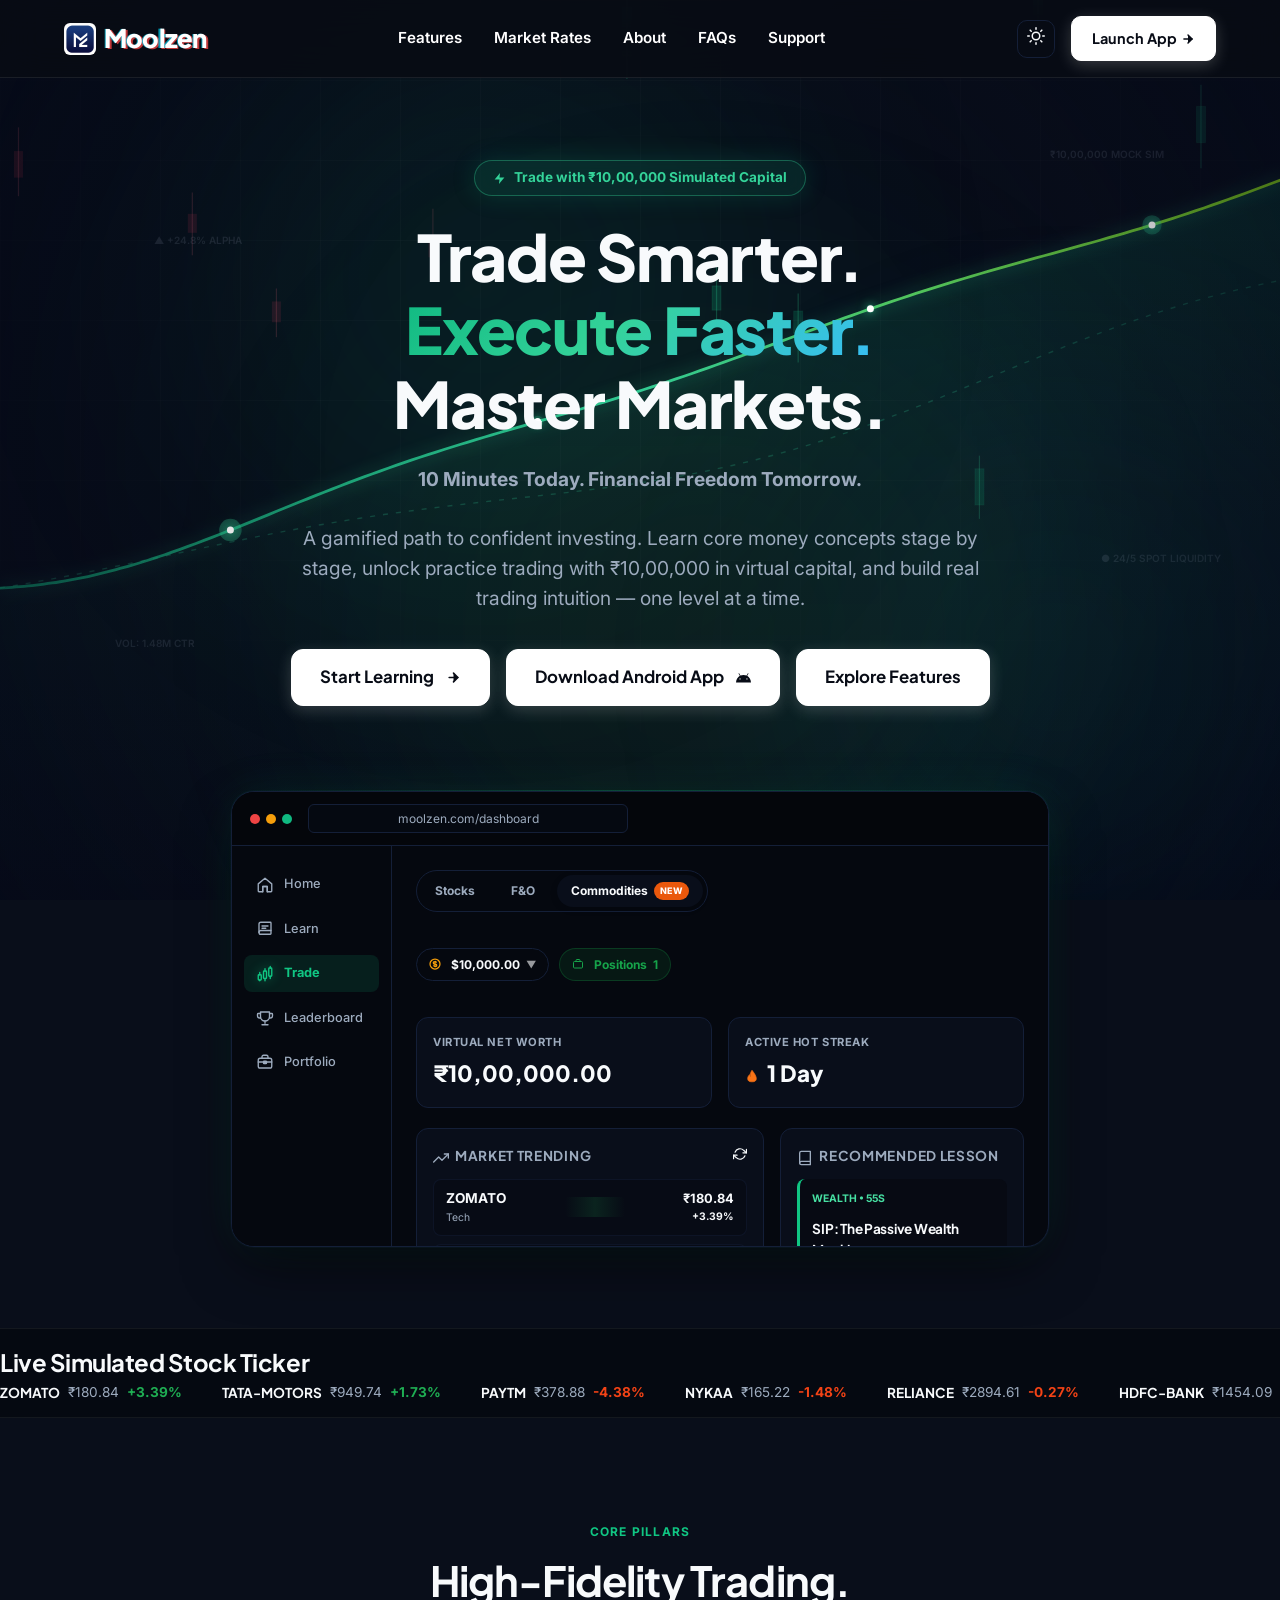
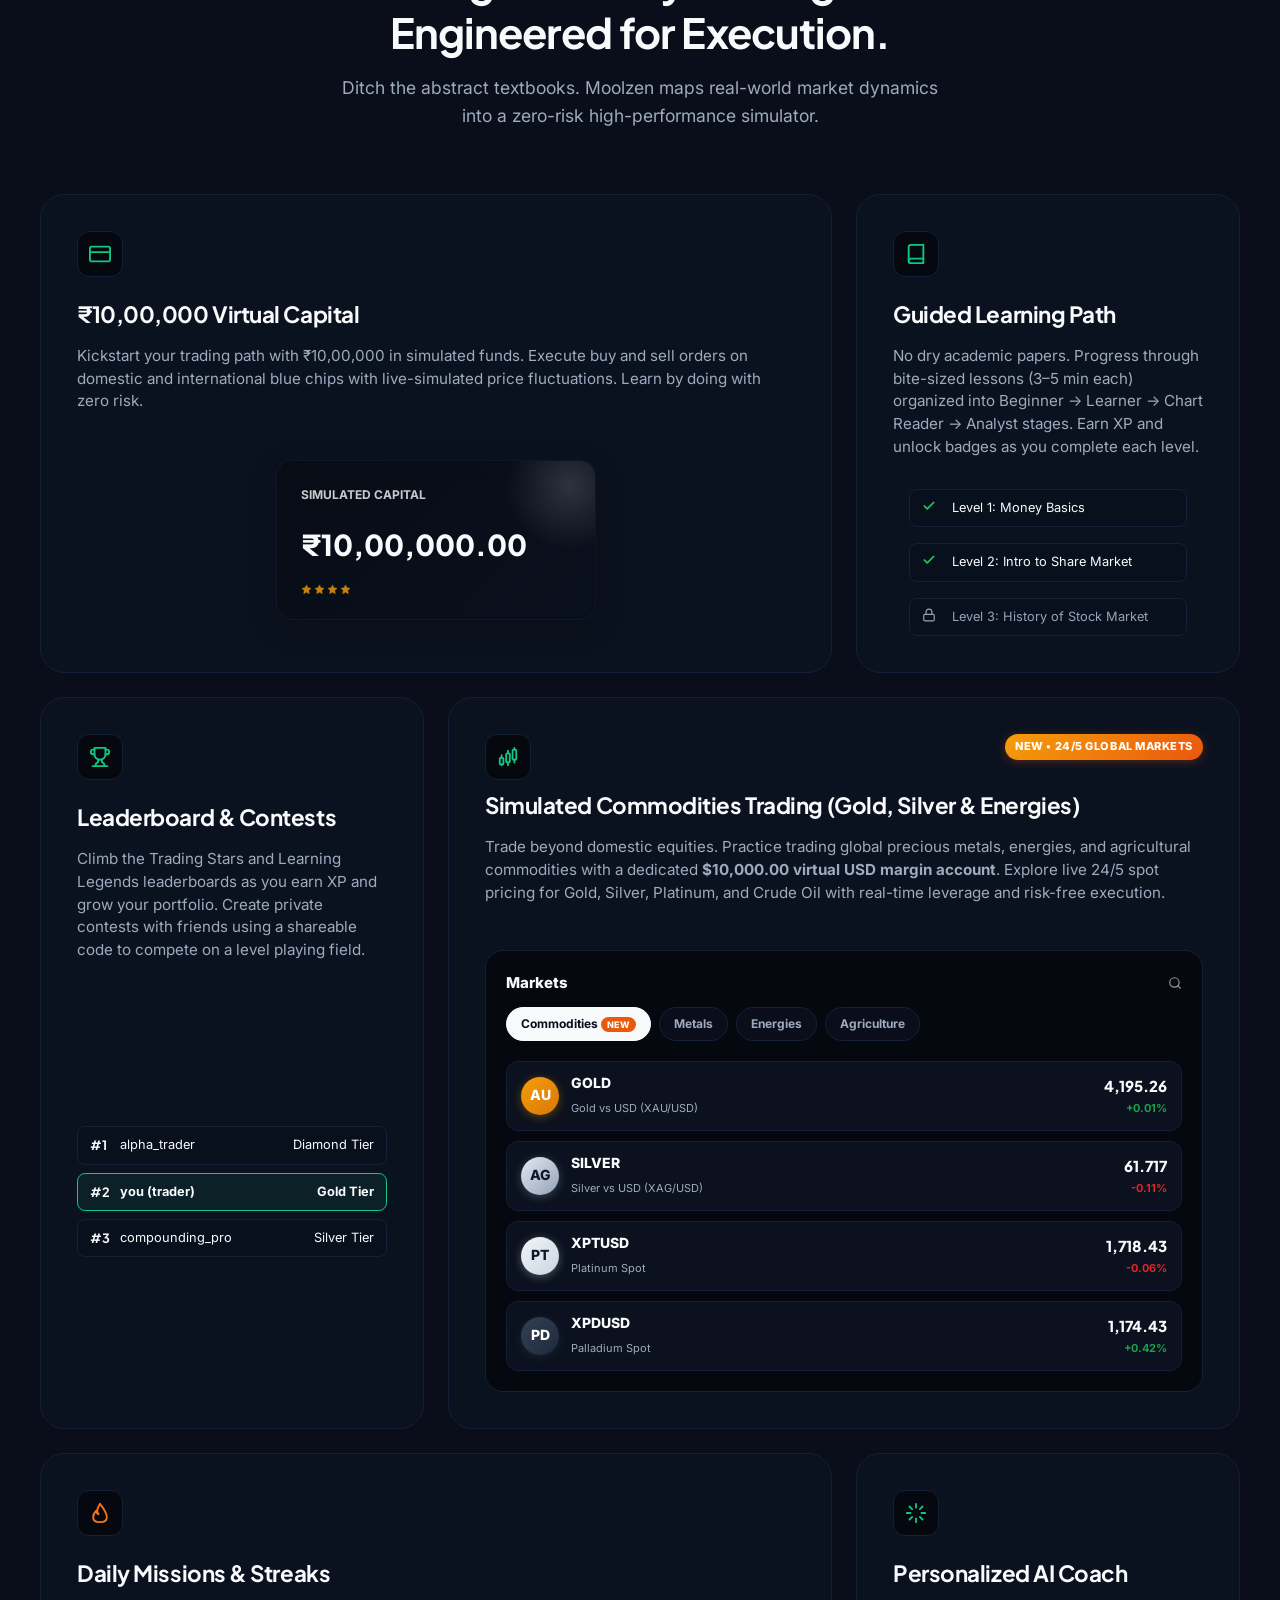
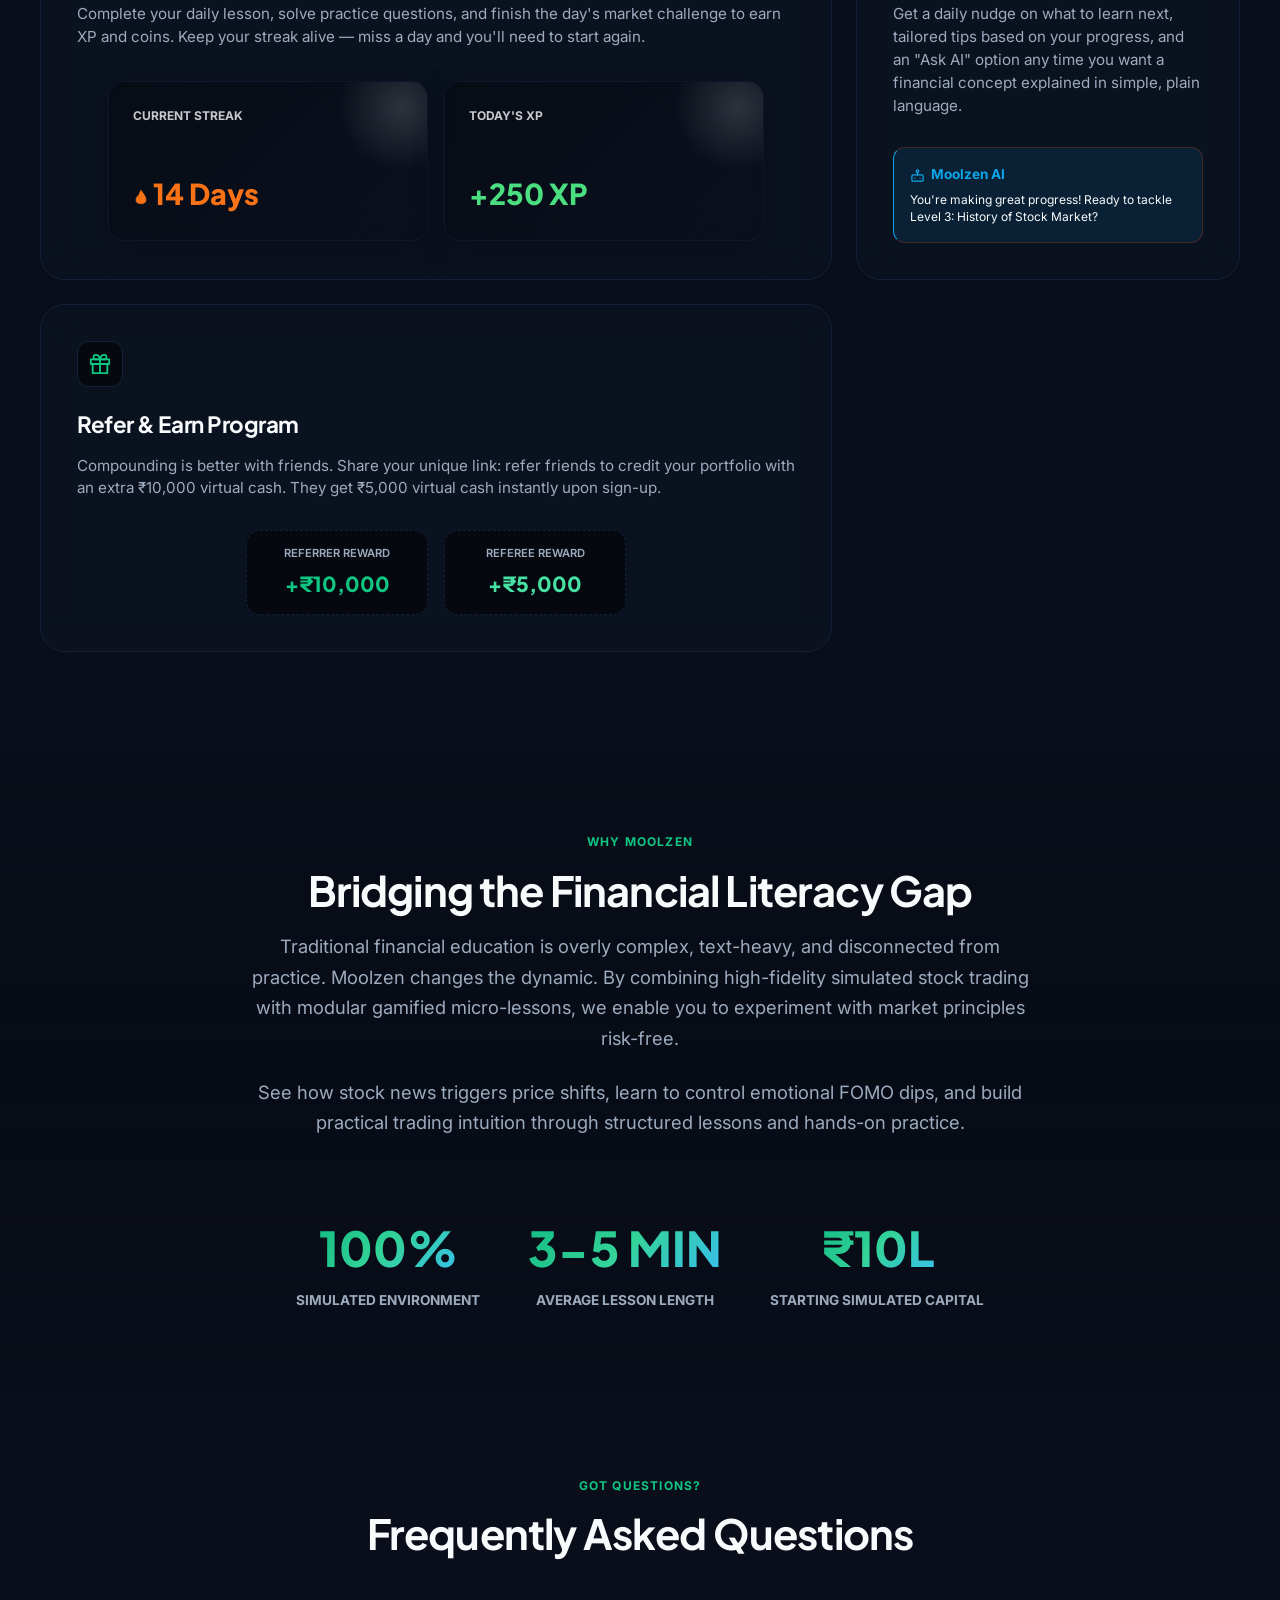
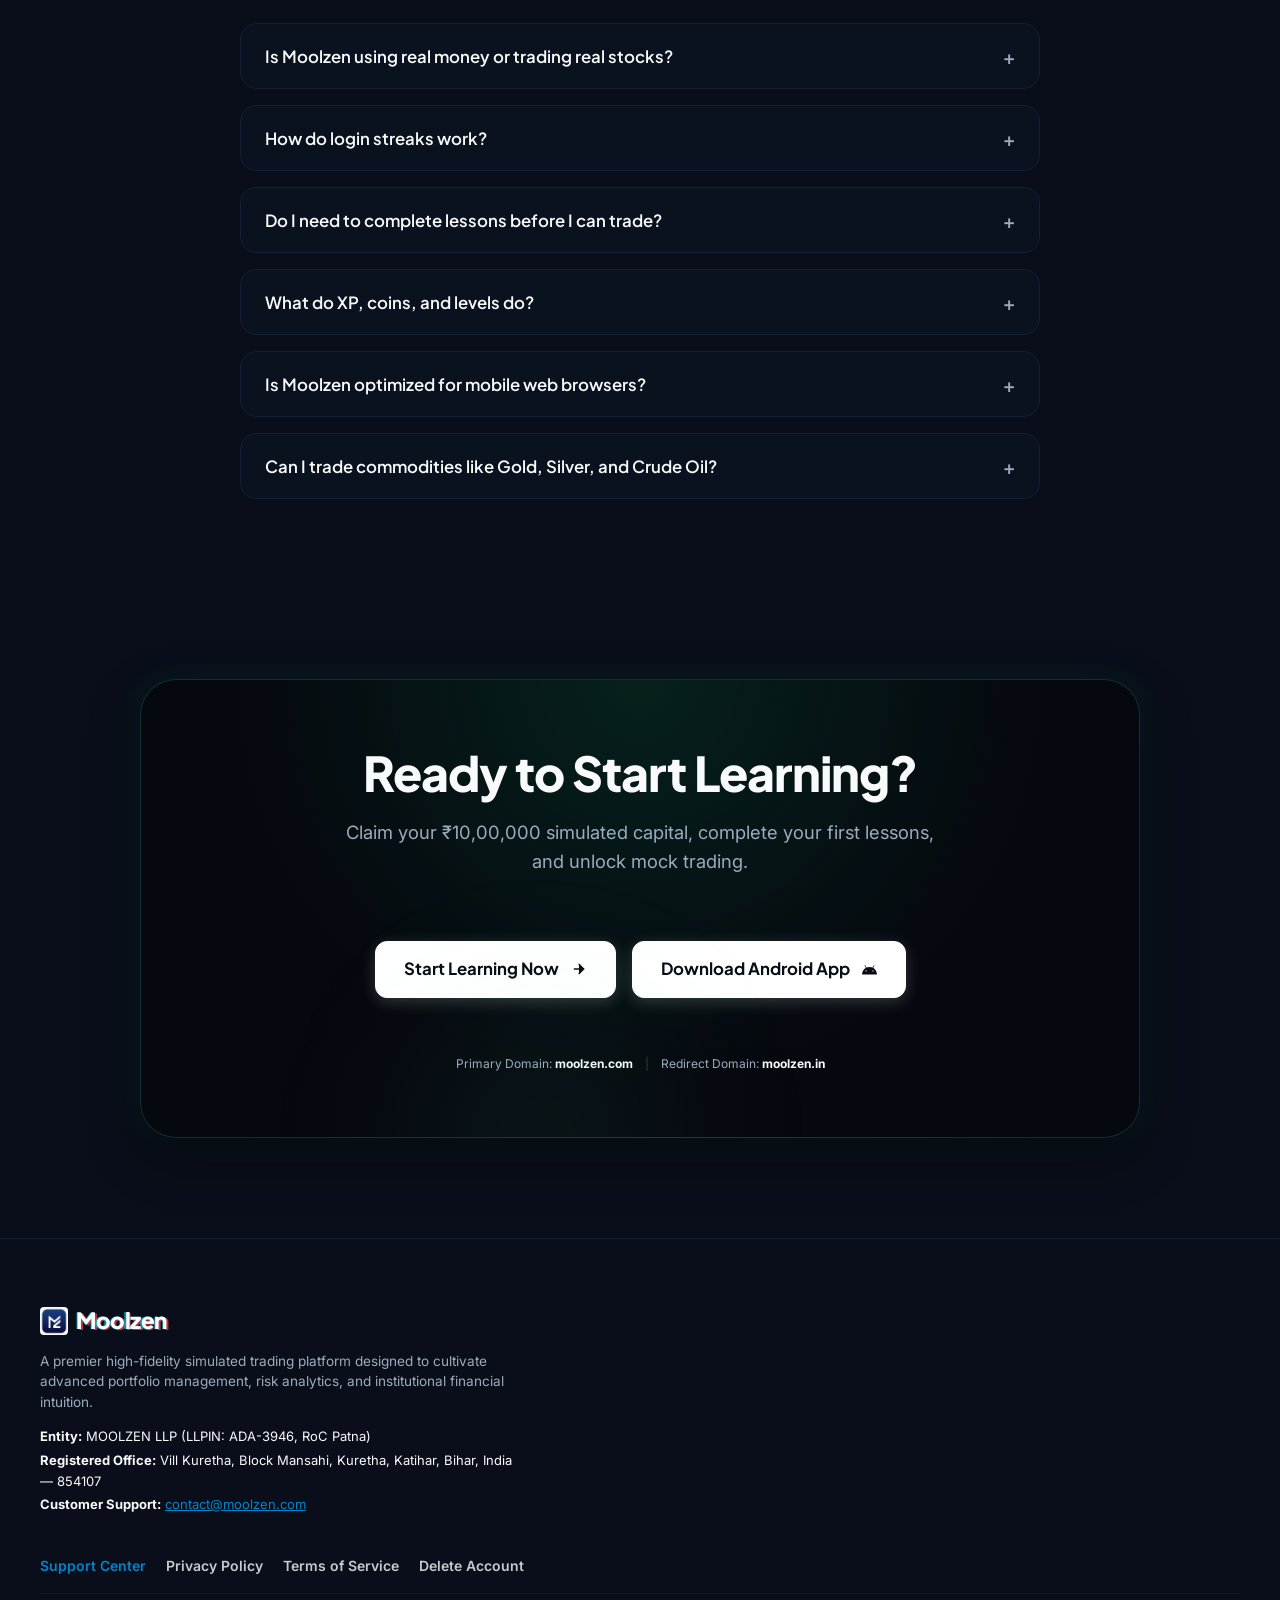
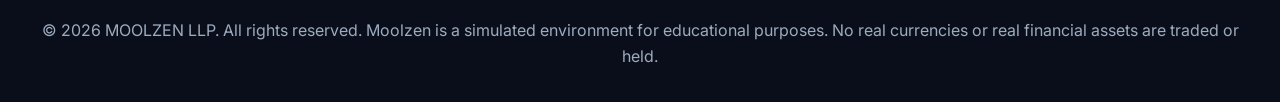
<file: index.html>
<!DOCTYPE html>
<html lang="en">
<head>
  <meta charset="UTF-8">
  <meta name="viewport" content="width=device-width, initial-scale=1.0">
  <meta name="description" content="Moolzen is the premier high-fidelity simulated trading platform for modern investors. Mock trade real-world stocks, F&O, and 24/5 global commodities (Gold, Silver, Oil) with ₹10,00,000 + $10,000 in virtual capital, risk-free.">
  <meta name="keywords" content="Moolzen, virtual trading, paper trading, commodities trading, gold trading simulator, silver xag usd, stocks simulator, financial literacy, investment strategies">
  <meta name="author" content="Moolzen Team">
  <link rel="canonical" href="https://moolzen.com">
  <title>Moolzen | High-Fidelity Simulated Stock Trading & Financial Learning</title>
  <link rel="icon" href="favicon.png" type="image/png">
  <!-- Modern Display & Sans Fonts from Google Fonts -->
  <link rel="preconnect" href="https://fonts.googleapis.com">
  <link rel="preconnect" href="https://fonts.gstatic.com" crossorigin>
  <link href="https://fonts.googleapis.com/css2?family=Inter:wght@300;400;500;600;700&family=Outfit:wght@400;500;600;700;800;900&family=Plus+Jakarta+Sans:wght@600;700;800;900&display=swap" rel="stylesheet">
  <!-- Premium Custom Styling Sheet (Cache busted) -->
  <link rel="stylesheet" href="style.css?v=10.0">
</head>
<body class="dark-theme">

  <!-- Robinhood-Inspired Dynamic Fintech Background Experience -->
  <div class="moolzen-dynamic-bg" id="moolzen-dynamic-bg" aria-hidden="true">
    <div class="bg-orb bg-orb-1"></div>
    <div class="bg-orb bg-orb-2"></div>
    <div class="bg-orb bg-orb-3"></div>
    <div class="bg-orb-cursor" id="bg-orb-cursor"></div>
    <div class="bg-market-grid"></div>
    <canvas id="moolzen-market-canvas" class="bg-market-canvas"></canvas>
    <div class="bg-depth-vignette"></div>
  </div>

  <!-- Header Section -->
  <header class="navbar-header" id="navbar">
    <div class="navbar-container">
      <a href="#" class="logo-link" style="display: inline-flex; align-items: center; gap: 8px;">
        <img src="logo.png" alt="Moolzen Logo" style="width: 32px; height: 32px; object-fit: contain; border-radius: 6px;" />
        <span class="logo-text">Moolzen</span>
      </a>
      
      <nav class="nav-links" id="mobile-menu" aria-label="Main Navigation">
        <a href="#features" class="nav-link">Features</a>
        <a href="#ticker-section" class="nav-link">Market Rates</a>
        <a href="#about" class="nav-link">About</a>
        <a href="#faqs" class="nav-link">FAQs</a>
        <a href="/support" class="nav-link">Support</a>
      </nav>

      <div class="nav-actions">
        <button id="theme-toggle" class="theme-toggle-btn" aria-label="Toggle Theme">
          <span class="sun-icon">
            <svg width="18" height="18" viewBox="0 0 24 24" fill="none" stroke="currentColor" stroke-width="2" stroke-linecap="round" stroke-linejoin="round"><circle cx="12" cy="12" r="5"></circle><line x1="12" y1="1" x2="12" y2="3"></line><line x1="12" y1="21" x2="12" y2="23"></line><line x1="4.22" y1="4.22" x2="5.64" y2="5.64"></line><line x1="18.36" y1="18.36" x2="19.78" y2="19.78"></line><line x1="1" y1="12" x2="3" y2="12"></line><line x1="21" y1="12" x2="23" y2="12"></line><line x1="4.22" y1="19.78" x2="5.64" y2="18.36"></line><line x1="18.36" y1="5.64" x2="19.78" y2="4.22"></line></svg>
          </span>
          <span class="moon-icon">
            <svg width="18" height="18" viewBox="0 0 24 24" fill="none" stroke="currentColor" stroke-width="2" stroke-linecap="round" stroke-linejoin="round"><path d="M21 12.79A9 9 0 1 1 11.21 3 7 7 0 0 0 21 12.79z"></path></svg>
          </span>
        </button>
        <!-- Direct link to frontend local/production trading app layout -->
        <a href="https://app.moolzen.com" id="btn-launch-header" class="btn-navbar-glow">
          Launch App <svg style="display: inline-block; vertical-align: middle; margin-left: 4px;" width="14" height="14" viewBox="0 0 24 24" fill="none" stroke="currentColor" stroke-width="2.5" stroke-linecap="round" stroke-linejoin="round"><line x1="5" y1="12" x2="19" y2="12"></line><polyline points="12 5 19 12 12 19"></polyline></svg>
        </a>
        <button class="hamburger-btn" id="hamburger-menu" aria-label="Toggle Menu" aria-expanded="false">
          <span class="bar"></span>
          <span class="bar"></span>
          <span class="bar"></span>
        </button>
      </div>
    </div>
  </header>

  <!-- Hero Section -->
  <main>
    <section class="hero-section" id="hero">
      <div class="hero-container">
        <div class="hero-badge" id="hero-announcement">
          <span class="badge-icon"><svg width="13" height="13" viewBox="0 0 24 24" fill="currentColor" style="vertical-align: middle;"><polygon points="13 2 3 14 12 14 11 22 21 10 12 10 13 2"></polygon></svg></span>
          <span class="badge-text">Trade with ₹10,00,000 Simulated Capital</span>
        </div>
        
        <h1 class="hero-title">
          Trade Smarter.<br>
          <span class="gradient-text">Execute Faster.</span><br>
          Master Markets.
        </h1>
        
        <p class="hero-description">
          <strong>10 Minutes Today. Financial Freedom Tomorrow.</strong><br><br>
          A gamified path to confident investing. Learn core money concepts stage by stage, unlock practice trading with ₹10,00,000 in virtual capital, and build real trading intuition — one level at a time.
        </p>
        
        <div class="hero-buttons">
          <a href="https://app.moolzen.com/auth/login" id="hero-btn-primary" class="btn-card-white">
            Start Learning <svg style="display: inline-block; vertical-align: middle; margin-left: 4px;" width="15" height="15" viewBox="0 0 24 24" fill="none" stroke="currentColor" stroke-width="2.5" stroke-linecap="round" stroke-linejoin="round"><line x1="5" y1="12" x2="19" y2="12"></line><polyline points="12 5 19 12 12 19"></polyline></svg>
          </a>
          <a href="#" id="hero-btn-download" class="btn-card-white" onclick="alert('The Android App is currently undergoing security review. Please launch the Web App directly on your device to trade!'); return false;">
            Download Android App <svg style="display: inline-block; vertical-align: middle; margin-left: 4px;" width="15" height="15" viewBox="0 0 24 24" fill="currentColor"><path d="M17.523 15.3414c-.5511 0-.9993-.4486-.9993-1.0003 0-.5512.4482-.9993.9993-.9993.5516 0 .9997.4481.9997.9993 0 .5517-.4481 1.0003-.9997 1.0003m-11.046 0c-.5511 0-.9993-.4486-.9993-1.0003 0-.5512.4482-.9993.9993-.9993.5516 0 .9997.4481.9997.9993 0 .5517-.4481 1.0003-.9997 1.0003m11.4045-6.02l1.996-3.4572c.1376-.238.0561-.5429-.1818-.6805-.238-.1375-.543-.0561-.6806.182l-2.0229 3.5038c-1.4646-.6675-3.1118-1.042-4.9922-1.042-1.8804 0-3.5276.3745-4.9922 1.042L5.0069 5.3657c-.1376-.238-.4426-.3195-.6806-.182-.238.1376-.3195.4426-.1818.6805l1.996 3.4572C2.6888 11.2866.3435 15.19.001 19.8131h23.998c-.3425-4.6231-2.6878-8.5265-6.1185-10.4917"/></svg>
          </a>
          <a href="#features" id="hero-btn-secondary" class="btn-card-white">
            Explore Features
          </a>
        </div>

        <!-- Interactive Floating Mockup Demo Card of Moolzen App Dashboard -->
        <div class="mockup-showcase-container" id="app-mockup">
          <div class="glass-mockup">
            <div class="mockup-header">
              <div class="mockup-dots">
                <span class="dot red"></span>
                <span class="dot yellow"></span>
                <span class="dot green"></span>
              </div>
              <div class="mockup-address-bar">moolzen.com/dashboard</div>
            </div>
            
            <div class="mockup-body">
              <div class="mockup-sidebar">
                <div class="sidebar-item">
                  <svg width="18" height="18" viewBox="0 0 24 24" fill="none" stroke="currentColor" stroke-width="1.8" stroke-linecap="round" stroke-linejoin="round"><path d="M3 10.5L12 3L21 10.5V20C21 20.5523 20.5523 21 20 21H15V14H9V21H4C3.44772 21 3 20.5523 3 20V10.5Z"/><path d="M9 21V14H15V21"/></svg>
                  <span>Home</span>
                </div>
                <div class="sidebar-item">
                  <svg width="18" height="18" viewBox="0 0 24 24" fill="none" stroke="currentColor" stroke-width="1.8" stroke-linecap="round" stroke-linejoin="round"><path d="M4 5.5C4 4.11929 5.11929 3 6.5 3H19C19.5523 3 20 3.44772 20 4V18C20 18.5523 19.5523 19 19 19H6.5C5.11929 19 4 17.8807 4 16.5V5.5Z"/><path d="M4 16.5C4 15.1193 5.11929 14 6.5 14H20"/><path d="M8 8H16"/><path d="M8 11H13"/></svg>
                  <span>Learn</span>
                </div>
                <div class="sidebar-item active">
                  <svg width="18" height="18" viewBox="0 0 24 24" fill="none" stroke="currentColor" stroke-width="1.8" stroke-linecap="round"><rect x="3" y="13" width="4" height="7" rx="1"/><path d="M5 10V13M5 20V21"/><rect x="10" y="8" width="4" height="10" rx="1"/><path d="M12 5V8M12 18V21"/><rect x="17" y="4" width="4" height="11" rx="1"/><path d="M19 2V4M19 15V18"/></svg>
                  <span>Trade</span>
                </div>
                <div class="sidebar-item">
                  <svg width="18" height="18" viewBox="0 0 24 24" fill="none" stroke="currentColor" stroke-width="1.8" stroke-linecap="round" stroke-linejoin="round"><path d="M6 4H18V10C18 13.3137 15.3137 16 12 16C8.68629 16 6 13.3137 6 10V4Z"/><path d="M6 6H3C2.44772 6 2 6.44772 2 7V9C2 10.6569 3.34315 12 5 12H6"/><path d="M18 6H21C21.5523 6 22 6.44772 22 7V9C22 10.6569 20.6569 12 19 12H18"/><path d="M12 16V19M8 21H16"/></svg>
                  <span>Leaderboard</span>
                </div>
                <div class="sidebar-item">
                  <svg width="18" height="18" viewBox="0 0 24 24" fill="none" stroke="currentColor" stroke-width="1.8" stroke-linecap="round"><rect x="3" y="7" width="18" height="13" rx="2.5"/><path d="M8 7V5C8 3.89543 8.89543 3 10 3H14C15.1046 3 16 3.89543 16 5V7"/><path d="M3 12H21"/><rect x="10" y="11" width="4" height="3" rx="0.75" fill="currentColor"/></svg>
                  <span>Portfolio</span>
                </div>
              </div>
              
              <div class="mockup-content">
                <!-- Market Switcher Segment Tabs (Stocks | F&O | Commodities NEW) -->
                <div class="mockup-segment-tabs">
                  <div class="segment-tab">Stocks</div>
                  <div class="segment-tab">F&O</div>
                  <div class="segment-tab active">Commodities <span class="new-pill">NEW</span></div>
                </div>

                <!-- Sub-pills for $10,000 USD margin & Positions -->
                <div class="mockup-sub-pills">
                  <span class="demo-balance-pill"><svg width="12" height="12" viewBox="0 0 24 24" fill="none" stroke="#f59e0b" stroke-width="2.5" style="vertical-align: middle; margin-right: 4px;"><circle cx="12" cy="12" r="10"/><path d="M12 6v12M15 9.5a3 3 0 0 0-3-2.5h-1a2.5 2.5 0 0 0 0 5h2a2.5 2.5 0 0 1 0 5h-1a3 3 0 0 1-3-2.5"/></svg> $10,000.00 <span style="font-size: 10px; opacity: 0.6;">▼</span></span>
                  <span class="demo-positions-pill"><svg width="12" height="12" viewBox="0 0 24 24" fill="none" stroke="currentColor" stroke-width="2" style="vertical-align: middle; margin-right: 4px;"><rect x="3" y="7" width="18" height="13" rx="2"/><path d="M8 7V5a2 2 0 0 1 2-2h4a2 2 0 0 1 2 2v2"/></svg> Positions <strong>1</strong></span>
                </div>

                <div class="mockup-stats-row">
                  <div class="mockup-stat-card">
                    <span class="stat-label">Virtual Net Worth</span>
                    <span class="stat-value" id="count-net-worth">₹10,00,000.00</span>
                  </div>
                  <div class="mockup-stat-card">
                    <span class="stat-label">Active Hot Streak</span>
                    <span class="stat-value text-pink"><svg width="14" height="14" viewBox="0 0 24 24" fill="#f97316" stroke="#f97316" stroke-width="1" style="vertical-align: middle; margin-right: 4px;"><path d="M12 2C10.5 4.5 9 6.8 9 9.5C9 11.2 9.7 12.4 10.5 13.2C9.2 12.8 8 11.6 8 9.5C5.8 11.5 4.5 14 4.5 16.5C4.5 20.6 7.9 22 12 22C16.1 22 19.5 20.6 19.5 16.5C19.5 12.8 17 8.5 12 2Z"/></svg> 1 Day</span>
                  </div>
                </div>

                <div class="mockup-inner-grid">
                  <div class="mockup-panel main-panel">
                    <div class="panel-header">
                      <h3><svg width="16" height="16" viewBox="0 0 24 24" fill="none" stroke="currentColor" stroke-width="2" stroke-linecap="round" stroke-linejoin="round" style="vertical-align: middle; margin-right: 6px;"><polyline points="23 6 13.5 15.5 8.5 10.5 1 18"></polyline><polyline points="17 6 23 6 23 12"></polyline></svg>Market Trending</h3>
                      <span class="refresh-icon"><svg width="14" height="14" viewBox="0 0 24 24" fill="none" stroke="currentColor" stroke-width="2" stroke-linecap="round" stroke-linejoin="round"><polyline points="23 4 23 10 17 10"></polyline><polyline points="1 20 1 14 7 14"></polyline><path d="M3.51 9a9 9 0 0 1 14.85-3.36L23 10M1 14l4.64 4.36A9 9 0 0 0 20.49 15"></path></svg></span>
                    </div>
                    <div class="mockup-list">
                      <div class="list-row">
                        <div class="stock-info">
                          <strong>ZOMATO</strong>
                          <span>Tech</span>
                        </div>
                        <div class="stock-graph-placeholder"></div>
                        <div class="stock-price text-green">
                          ₹180.50
                          <span class="price-change">+3.2%</span>
                        </div>
                      </div>
                      <div class="list-row">
                        <div class="stock-info">
                          <strong>TATA-MOTORS</strong>
                          <span>Auto</span>
                        </div>
                        <div class="stock-graph-placeholder down"></div>
                        <div class="stock-price text-green">
                          ₹950.40
                          <span class="price-change">+1.8%</span>
                        </div>
                      </div>
                      <div class="list-row">
                        <div class="stock-info">
                          <strong>PAYTM</strong>
                          <span>Finance</span>
                        </div>
                        <div class="stock-graph-placeholder down"></div>
                        <div class="stock-price text-red">
                          ₹380.00
                          <span class="price-change">-4.1%</span>
                        </div>
                      </div>
                    </div>
                  </div>

                  <div class="mockup-panel side-panel">
                    <div class="panel-header">
                      <h3><svg width="16" height="16" viewBox="0 0 24 24" fill="none" stroke="currentColor" stroke-width="2" stroke-linecap="round" stroke-linejoin="round" style="vertical-align: middle; margin-right: 6px;"><path d="M4 19.5A2.5 2.5 0 0 1 6.5 17H20"></path><path d="M6.5 2H20v20H6.5A2.5 2.5 0 0 1 4 19.5v-15A2.5 2.5 0 0 1 6.5 2z"></path></svg>Recommended Lesson</h3>
                    </div>
                    <div class="recommended-box">
                      <span class="lesson-tag">Wealth • 55s</span>
                      <h4>SIP: The Passive Wealth Machine</h4>
                      <p>Learn why consistency beats timing and how compounding interest works.</p>
                      <button type="button" class="btn-mockup-action">Start Lesson <svg style="display: inline-block; vertical-align: middle; margin-left: 4px;" width="10" height="10" viewBox="0 0 24 24" fill="currentColor"><polygon points="5 3 19 12 5 21 5 3"/></svg></button>
                    </div>
                  </div>
                </div>
              </div>
            </div>
          </div>
        </div>
      </div>
    </section>

    <!-- Stock Market Ticker Section -->
    <section class="ticker-section" id="ticker-section">
      <h2 class="section-title-hidden">Live Simulated Stock Ticker</h2>
      <div class="ticker-wrapper">
        <div class="ticker-content" id="stock-ticker">
          <!-- Populated dynamically via JS for perfect realism -->
          <div class="ticker-item"><strong style="color: #f59e0b;"><span class="ticker-dot gold"></span> GOLD (XAU/USD)</strong><span>$4,195.26</span><span class="pct up">+0.01%</span></div>
          <div class="ticker-item"><strong style="color: #94a3b8;"><span class="ticker-dot silver"></span> SILVER (XAG/USD)</strong><span>$61.717</span><span class="pct down">-0.11%</span></div>
          <div class="ticker-item"><strong>ZOMATO</strong><span>₹180.50</span><span class="pct up">+3.2%</span></div>
          <div class="ticker-item"><strong>TATA-MOTORS</strong><span>₹950.40</span><span class="pct up">+1.8%</span></div>
          <div class="ticker-item"><strong style="color: #0284c7;"><span class="ticker-dot oil"></span> CRUDE OIL (WTI)</strong><span>$74.80</span><span class="pct up">+1.15%</span></div>
          <div class="ticker-item"><strong>RELIANCE</strong><span>₹2,900.00</span><span class="pct up">0.0%</span></div>
          <div class="ticker-item"><strong style="color: #a855f7;"><span class="ticker-dot platinum"></span> PLATINUM (XPT)</strong><span>$1,718.43</span><span class="pct down">-0.06%</span></div>
          <div class="ticker-item"><strong>HDFC-BANK</strong><span>₹1,450.00</span><span class="pct up">+0.5%</span></div>
          <div class="ticker-item"><strong>INFY</strong><span>₹1,420.00</span><span class="pct up">+1.2%</span></div>
          <div class="ticker-item"><strong style="color: #64748b;"><span class="ticker-dot platinum"></span> PALLADIUM (XPD)</strong><span>$1,174.43</span><span class="pct up">+0.42%</span></div>
          <div class="ticker-item"><strong>APPLE</strong><span>$180.00</span><span class="pct up">+0.8%</span></div>
          <div class="ticker-item"><strong>ITC</strong><span>₹430.00</span><span class="pct up">+1.1%</span></div>
        </div>
      </div>
    </section>

    <!-- Features Bento Grid Section -->
    <section class="features-section" id="features">
      <div class="features-container">
        <div class="section-header">
          <span class="section-badge">CORE PILLARS</span>
          <h2 class="section-title">High-Fidelity Trading. Engineered for Execution.</h2>
          <p class="section-subtitle">Ditch the abstract textbooks. Moolzen maps real-world market dynamics into a zero-risk high-performance simulator.</p>
        </div>

        <div class="bento-grid">
          <!-- Card 1: Virtual Cash -->
          <div class="bento-card col-span-2 glass-card-hover" id="feat-capital">
            <div class="card-icon"><svg width="22" height="22" viewBox="0 0 24 24" fill="none" stroke="currentColor" stroke-width="2" stroke-linecap="round" stroke-linejoin="round"><rect x="1" y="4" width="22" height="16" rx="2" ry="2"></rect><line x1="1" y1="10" x2="23" y2="10"></line></svg></div>
            <h3 class="card-title">₹10,00,000 Virtual Capital</h3>
            <p class="card-desc">Kickstart your trading path with ₹10,00,000 in simulated funds. Execute buy and sell orders on domestic and international blue chips with live-simulated price fluctuations. Learn by doing with zero risk.</p>
            <div class="card-visual">
              <div class="visual-balance-card">
                <span class="visual-balance-label">Simulated Capital</span>
                <span class="visual-balance-amount">₹10,00,000.00</span>
                <div class="visual-card-details">
                  <span style="color: #f59e0b; display: inline-flex; gap: 2px; align-items: center;">
                    <svg width="11" height="11" viewBox="0 0 24 24" fill="#f59e0b" stroke="#f59e0b"><polygon points="12 2 15.09 8.26 22 9.27 17 14.14 18.18 21.02 12 17.77 5.82 21.02 7 14.14 2 9.27 8.91 8.26 12 2"/></svg>
                    <svg width="11" height="11" viewBox="0 0 24 24" fill="#f59e0b" stroke="#f59e0b"><polygon points="12 2 15.09 8.26 22 9.27 17 14.14 18.18 21.02 12 17.77 5.82 21.02 7 14.14 2 9.27 8.91 8.26 12 2"/></svg>
                    <svg width="11" height="11" viewBox="0 0 24 24" fill="#f59e0b" stroke="#f59e0b"><polygon points="12 2 15.09 8.26 22 9.27 17 14.14 18.18 21.02 12 17.77 5.82 21.02 7 14.14 2 9.27 8.91 8.26 12 2"/></svg>
                    <svg width="11" height="11" viewBox="0 0 24 24" fill="#f59e0b" stroke="#f59e0b"><polygon points="12 2 15.09 8.26 22 9.27 17 14.14 18.18 21.02 12 17.77 5.82 21.02 7 14.14 2 9.27 8.91 8.26 12 2"/></svg>
                  </span>
                </div>
              </div>
            </div>
          </div>

          <!-- Card 2: Guided Learning Path -->
          <div class="bento-card glass-card-hover" id="feat-learn">
            <div class="card-icon"><svg width="22" height="22" viewBox="0 0 24 24" fill="none" stroke="currentColor" stroke-width="2" stroke-linecap="round" stroke-linejoin="round"><path d="M4 19.5A2.5 2.5 0 0 1 6.5 17H20"></path><path d="M6.5 2H20v20H6.5A2.5 2.5 0 0 1 4 19.5v-15A2.5 2.5 0 0 1 6.5 2z"></path></svg></div>
            <h3 class="card-title">Guided Learning Path</h3>
            <p class="card-desc">No dry academic papers. Progress through bite-sized lessons (3–5 min each) organized into Beginner → Learner → Chart Reader → Analyst stages. Earn XP and unlock badges as you complete each level.</p>
            <div class="card-visual">
              <ul class="visual-leaderboard" style="padding: 0 16px; margin: 0; list-style: none;">
                <li style="margin-bottom: 8px;"><span class="rank" style="color: #4ade80;"><svg width="14" height="14" viewBox="0 0 24 24" fill="none" stroke="#22c55e" stroke-width="3" stroke-linecap="round" stroke-linejoin="round"><polyline points="20 6 9 17 4 12"></polyline></svg></span> <span class="name">Level 1: Money Basics</span></li>
                <li style="margin-bottom: 8px;"><span class="rank" style="color: #4ade80;"><svg width="14" height="14" viewBox="0 0 24 24" fill="none" stroke="#22c55e" stroke-width="3" stroke-linecap="round" stroke-linejoin="round"><polyline points="20 6 9 17 4 12"></polyline></svg></span> <span class="name">Level 2: Intro to Share Market</span></li>
                <li><span class="rank" style="color: #94a3b8;"><svg width="14" height="14" viewBox="0 0 24 24" fill="none" stroke="#94a3b8" stroke-width="2" stroke-linecap="round" stroke-linejoin="round"><rect x="3" y="11" width="18" height="11" rx="2" ry="2"></rect><path d="M7 11V7a5 5 0 0 1 10 0v4"></path></svg></span> <span class="name" style="color: #94a3b8;">Level 3: History of Stock Market</span></li>
              </ul>
            </div>
          </div>

          <!-- Card 3: Leaderboard -->
          <div class="bento-card glass-card-hover" id="feat-rivals">
            <div class="card-icon"><svg width="22" height="22" viewBox="0 0 24 24" fill="none" stroke="currentColor" stroke-width="2" stroke-linecap="round" stroke-linejoin="round"><path d="M6 9H4.5a2.5 2.5 0 0 1 0-5H6"></path><path d="M18 9h1.5a2.5 2.5 0 0 0 0-5H18"></path><path d="M4 22h16"></path><path d="M10 14.66V17c0 .55-.47.98-.97 1.21C7.85 18.75 7 20.24 7 22"></path><path d="M14 14.66V17c0 .55.47.98.97 1.21C16.15 18.75 17 20.24 17 22"></path><path d="M18 2H6v7a6 6 0 0 0 12 0V2z"></path></svg></div>
            <h3 class="card-title">Leaderboard & Contests</h3>
            <p class="card-desc">Climb the Trading Stars and Learning Legends leaderboards as you earn XP and grow your portfolio. Create private contests with friends using a shareable code to compete on a level playing field.</p>
            <div class="card-visual">
              <ul class="visual-leaderboard">
                <li><span class="rank">#1</span> <span class="name">alpha_trader</span> <span class="worth text-green">Diamond Tier</span></li>
                <li class="self"><span class="rank">#2</span> <span class="name">you (trader)</span> <span class="worth text-green">Gold Tier</span></li>
                <li><span class="rank">#3</span> <span class="name">compounding_pro</span> <span class="worth text-green">Silver Tier</span></li>
              </ul>
            </div>
          </div>

          <!-- Card: Commodities & Global Markets Trading (NEW) -->
          <div class="bento-card col-span-2 glass-card-hover" id="feat-commodities">
            <div style="display: flex; justify-content: space-between; align-items: flex-start; flex-wrap: wrap; gap: 8px;">
              <div class="card-icon" style="margin-bottom: 8px;"><svg width="22" height="22" viewBox="0 0 24 24" fill="none" stroke="currentColor" stroke-width="2" stroke-linecap="round"><rect x="3" y="13" width="4" height="7" rx="1"/><path d="M5 10V13M5 20V21"/><rect x="10" y="8" width="4" height="10" rx="1"/><path d="M12 5V8M12 18V21"/><rect x="17" y="4" width="4" height="11" rx="1"/><path d="M19 2V4M19 15V18"/></svg></div>
              <span class="new-pill" style="font-size: 11px; padding: 4px 10px; background: linear-gradient(135deg, #f59e0b, #ea580c); box-shadow: 0 2px 10px rgba(234, 88, 12, 0.3);">NEW • 24/5 GLOBAL MARKETS</span>
            </div>
            <h3 class="card-title">Simulated Commodities Trading (Gold, Silver & Energies)</h3>
            <p class="card-desc">Trade beyond domestic equities. Practice trading global precious metals, energies, and agricultural commodities with a dedicated <strong>$10,000.00 virtual USD margin account</strong>. Explore live 24/5 spot pricing for Gold, Silver, Platinum, and Crude Oil with real-time leverage and risk-free execution.</p>
            
            <div class="commodity-showcase-box">
              <div style="display: flex; justify-content: space-between; align-items: center; margin-bottom: 12px;">
                <span style="font-size: 15px; font-weight: 800; color: hsl(var(--text-primary));">Markets</span>
                <span style="display: inline-flex; align-items: center; opacity: 0.6;"><svg width="14" height="14" viewBox="0 0 24 24" fill="none" stroke="currentColor" stroke-width="2" stroke-linecap="round" stroke-linejoin="round"><circle cx="11" cy="11" r="8"></circle><line x1="21" y1="21" x2="16.65" y2="16.65"></line></svg></span>
              </div>

              <!-- Filter pills matching app -->
              <div class="commodity-category-pills">
                <span class="cat-pill active">Commodities <span class="new-pill">NEW</span></span>
                <span class="cat-pill">Metals</span>
                <span class="cat-pill">Energies</span>
                <span class="cat-pill">Agriculture</span>
              </div>

              <!-- Asset rows matching user screenshot -->
              <div class="commodity-list">
                <div class="commodity-row">
                  <div class="commodity-left">
                    <div class="asset-avatar gold">AU</div>
                    <div class="commodity-meta">
                      <strong>GOLD</strong>
                      <span>Gold vs USD (XAU/USD)</span>
                    </div>
                  </div>
                  <div class="commodity-right">
                    <div class="commodity-price">4,195.26</div>
                    <div class="commodity-change up">+0.01%</div>
                  </div>
                </div>

                <div class="commodity-row">
                  <div class="commodity-left">
                    <div class="asset-avatar silver">AG</div>
                    <div class="commodity-meta">
                      <strong>SILVER</strong>
                      <span>Silver vs USD (XAG/USD)</span>
                    </div>
                  </div>
                  <div class="commodity-right">
                    <div class="commodity-price">61.717</div>
                    <div class="commodity-change down">-0.11%</div>
                  </div>
                </div>

                <div class="commodity-row">
                  <div class="commodity-left">
                    <div class="asset-avatar platinum">PT</div>
                    <div class="commodity-meta">
                      <strong>XPTUSD</strong>
                      <span>Platinum Spot</span>
                    </div>
                  </div>
                  <div class="commodity-right">
                    <div class="commodity-price">1,718.43</div>
                    <div class="commodity-change down">-0.06%</div>
                  </div>
                </div>

                <div class="commodity-row">
                  <div class="commodity-left">
                    <div class="asset-avatar palladium">PD</div>
                    <div class="commodity-meta">
                      <strong>XPDUSD</strong>
                      <span>Palladium Spot</span>
                    </div>
                  </div>
                  <div class="commodity-right">
                    <div class="commodity-price">1,174.43</div>
                    <div class="commodity-change up">+0.42%</div>
                  </div>
                </div>
              </div>
            </div>
          </div>

          <!-- Card 4: Daily Missions & Streaks -->
          <div class="bento-card col-span-2 glass-card-hover" id="feat-feedback">
            <div class="card-icon"><svg width="22" height="22" viewBox="0 0 24 24" fill="none" stroke="#f97316" stroke-width="2" stroke-linecap="round" stroke-linejoin="round"><path d="M12 2C10.5 4.5 9 6.8 9 9.5C9 11.2 9.7 12.4 10.5 13.2C9.2 12.8 8 11.6 8 9.5C5.8 11.5 4.5 14 4.5 16.5C4.5 20.6 7.9 22 12 22C16.1 22 19.5 20.6 19.5 16.5C19.5 12.8 17 8.5 12 2Z"/></svg></div>
            <h3 class="card-title">Daily Missions & Streaks</h3>
            <p class="card-desc">Complete your daily lesson, solve practice questions, and finish the day's market challenge to earn XP and coins. Keep your streak alive — miss a day and you'll need to start again.</p>
            <div class="card-visual" style="display: flex; gap: 16px; justify-content: center;">
              <div class="visual-balance-card" style="min-width: 120px;">
                <span class="visual-balance-label">Current Streak</span>
                <span class="visual-balance-amount" style="color: #f97316;"><svg width="16" height="16" viewBox="0 0 24 24" fill="#f97316" stroke="#f97316" stroke-width="1" style="vertical-align: middle; margin-right: 4px;"><path d="M12 2C10.5 4.5 9 6.8 9 9.5C9 11.2 9.7 12.4 10.5 13.2C9.2 12.8 8 11.6 8 9.5C5.8 11.5 4.5 14 4.5 16.5C4.5 20.6 7.9 22 12 22C16.1 22 19.5 20.6 19.5 16.5C19.5 12.8 17 8.5 12 2Z"/></svg>14 Days</span>
              </div>
              <div class="visual-balance-card" style="min-width: 120px;">
                <span class="visual-balance-label">Today's XP</span>
                <span class="visual-balance-amount" style="color: #4ade80;">+250 XP</span>
              </div>
            </div>
          </div>

          <!-- Card 5: Personalized AI Coach -->
          <div class="bento-card glass-card-hover" id="feat-marketsync">
            <div class="card-icon"><svg width="22" height="22" viewBox="0 0 24 24" fill="none" stroke="currentColor" stroke-width="2" stroke-linecap="round" stroke-linejoin="round"><path d="M12 2v4M12 18v4M4.93 4.93l2.83 2.83M16.24 16.24l2.83 2.83M2 12h4M18 12h4M4.93 19.07l2.83-2.83M16.24 7.76l2.83-2.83"/></svg></div>
            <h3 class="card-title">Personalized AI Coach</h3>
            <p class="card-desc">Get a daily nudge on what to learn next, tailored tips based on your progress, and an "Ask AI" option any time you want a financial concept explained in simple, plain language.</p>
            <div class="card-visual">
              <div class="visual-warning-box" style="background: rgba(14, 165, 233, 0.1); border-left-color: #0ea5e9;">
                <div class="warning-title" style="color: #0ea5e9; display: flex; align-items: center; gap: 6px;"><svg width="15" height="15" viewBox="0 0 24 24" fill="none" stroke="currentColor" stroke-width="2" stroke-linecap="round" stroke-linejoin="round"><rect x="3" y="11" width="18" height="10" rx="2"></rect><circle cx="12" cy="5" r="2"></circle><path d="M12 7v4"></path><line x1="8" y1="16" x2="8" y2="16"></line><line x1="16" y1="16" x2="16" y2="16"></line></svg> Moolzen AI</div>
                <p>You're making great progress! Ready to tackle Level 3: History of Stock Market?</p>
              </div>
            </div>
          </div>

          <!-- Card 6: Refer & Earn Rewards -->
          <div class="bento-card col-span-2 glass-card-hover" id="feat-referral">
            <div class="card-icon"><svg width="22" height="22" viewBox="0 0 24 24" fill="none" stroke="currentColor" stroke-width="2" stroke-linecap="round" stroke-linejoin="round"><polyline points="20 12 20 22 4 22 4 12"></polyline><rect x="2" y="7" width="20" height="5"></rect><line x1="12" y1="22" x2="12" y2="7"></line><path d="M12 7H7.5a2.5 2.5 0 0 1 0-5C11 2 12 7 12 7z"></path><path d="M12 7h4.5a2.5 2.5 0 0 0 0-5C13 2 12 7 12 7z"></path></svg></div>
            <h3 class="card-title">Refer & Earn Program</h3>
            <p class="card-desc">Compounding is better with friends. Share your unique link: refer friends to credit your portfolio with an extra ₹10,000 virtual cash. They get ₹5,000 virtual cash instantly upon sign-up.</p>
            <div class="card-visual">
              <div class="visual-referral-box">
                <div class="referral-pill referrer">
                  <span>Referrer Reward</span>
                  <strong>+₹10,000</strong>
                </div>
                <div class="referral-pill referee">
                  <span>Referee Reward</span>
                  <strong>+₹5,000</strong>
                </div>
              </div>
            </div>
          </div>
        </div>
      </div>
    </section>

    <!-- Info/About Section -->
    <section class="about-section" id="about">
      <div class="about-container">
        <div class="about-content">
          <span class="section-badge">WHY MOOLZEN</span>
          <h2 class="section-title">Bridging the Financial Literacy Gap</h2>
          <p class="about-text">
            Traditional financial education is overly complex, text-heavy, and disconnected from practice. Moolzen changes the dynamic. By combining high-fidelity simulated stock trading with modular gamified micro-lessons, we enable you to experiment with market principles risk-free.
          </p>
          <p class="about-text">
            See how stock news triggers price shifts, learn to control emotional FOMO dips, and build practical trading intuition through structured lessons and hands-on practice.
          </p>
          <div class="about-grid">
            <div class="about-stat">
              <span class="stat-num">100%</span>
              <span class="stat-lbl">Simulated Environment</span>
            </div>
            <div class="about-stat">
              <span class="stat-num">3-5 MIN</span>
              <span class="stat-lbl">Average Lesson Length</span>
            </div>
            <div class="about-stat">
              <span class="stat-num">₹10L</span>
              <span class="stat-lbl">Starting Simulated Capital</span>
            </div>
          </div>
        </div>
      </div>
    </section>

    <!-- FAQs Section -->
    <section class="faqs-section" id="faqs">
      <div class="faqs-container">
        <div class="section-header">
          <span class="section-badge">GOT QUESTIONS?</span>
          <h2 class="section-title">Frequently Asked Questions</h2>
        </div>

        <div class="faqs-list">
          <div class="faq-item" id="faq-1">
            <button class="faq-question" aria-expanded="false" aria-controls="faq-answer-1">
              <span>Is Moolzen using real money or trading real stocks?</span>
              <span class="faq-icon">+</span>
            </button>
            <div class="faq-answer" id="faq-answer-1" hidden>
              <p>No! Moolzen is a 100% simulated trading platform. You receive ₹10,00,000 in virtual capital upon registration to practice simulated stock trading. It is completely risk-free.</p>
            </div>
          </div>

          <div class="faq-item" id="faq-2">
            <button class="faq-question" aria-expanded="false" aria-controls="faq-answer-2">
              <span>How do login streaks work?</span>
              <span class="faq-icon">+</span>
            </button>
            <div class="faq-answer" id="faq-answer-2" hidden>
              <p>Streaks track your daily active participation. Log in every 24 hours to grow your streak. Completing micro-lessons keeps your streak secure and unlocks rare achievements like the "Market Wizard" title.</p>
            </div>
          </div>

          <div class="faq-item" id="faq-3">
            <button class="faq-question" aria-expanded="false" aria-controls="faq-answer-3">
              <span>Do I need to complete lessons before I can trade?</span>
              <span class="faq-icon">+</span>
            </button>
            <div class="faq-answer" id="faq-answer-3" hidden>
              <p>Yes. Practice trading unlocks once you complete Levels 1–2 of the Learning Path. This ensures you understand core concepts before placing your first mock trade.</p>
            </div>
          </div>

          <div class="faq-item" id="faq-3b">
            <button class="faq-question" aria-expanded="false" aria-controls="faq-answer-3b">
              <span>What do XP, coins, and levels do?</span>
              <span class="faq-icon">+</span>
            </button>
            <div class="faq-answer" id="faq-answer-3b" hidden>
              <p>Moolzen uses a gamified learning loop. You earn XP and coins by completing daily missions, lessons, and practice questions. XP helps you climb the Leaderboard and unlock new trading features!</p>
            </div>
          </div>

          <div class="faq-item" id="faq-4">
            <button class="faq-question" aria-expanded="false" aria-controls="faq-answer-4">
              <span>Is Moolzen optimized for mobile web browsers?</span>
              <span class="faq-icon">+</span>
            </button>
            <div class="faq-answer" id="faq-answer-4" hidden>
              <p>Yes! Moolzen is engineered as a mobile-first web app, matching a native Progressive Web App (PWA) look and feel, allowing you to track holdings on the go.</p>
            </div>
          </div>

          <div class="faq-item" id="faq-5">
            <button class="faq-question" aria-expanded="false" aria-controls="faq-answer-5">
              <span>Can I trade commodities like Gold, Silver, and Crude Oil?</span>
              <span class="faq-icon">+</span>
            </button>
            <div class="faq-answer" id="faq-answer-5" hidden>
              <p>Yes! Moolzen now features a dedicated Commodities trading engine with a $10,000 virtual USD margin account. You can practice 24/5 global trading on spot Gold (XAU/USD), Silver (XAG/USD), Platinum, Palladium, and Crude Oil with real-time leverage and risk management tools.</p>
            </div>
          </div>
        </div>
      </div>
    </section>

    <!-- Final CTA Section -->
    <section class="final-cta-section">
      <div class="cta-card">
        <h2 class="cta-title">Ready to Start Learning?</h2>
        <p class="cta-subtitle">Claim your ₹10,00,000 simulated capital, complete your first lessons, and unlock mock trading.</p>
        <div style="display: flex; gap: 16px; justify-content: center; flex-wrap: wrap; margin-top: 24px; margin-bottom: 24px;">
          <a href="https://app.moolzen.com/auth/login" id="cta-btn-join" class="btn-card-white" style="text-decoration: none;">
            Start Learning Now <svg style="display: inline-block; vertical-align: middle; margin-left: 4px;" width="16" height="16" viewBox="0 0 24 24" fill="none" stroke="currentColor" stroke-width="2" stroke-linecap="round" stroke-linejoin="round"><line x1="5" y1="12" x2="19" y2="12"></line><polyline points="12 5 19 12 12 19"></polyline></svg>
          </a>
          <a href="#" id="cta-btn-download" class="btn-card-white" style="text-decoration: none;" onclick="alert('The Android App is currently undergoing security review. Please launch the Web App directly on your device to trade!'); return false;">
            Download Android App <svg style="display: inline-block; vertical-align: middle; margin-left: 4px;" width="15" height="15" viewBox="0 0 24 24" fill="currentColor"><path d="M17.523 15.3414c-.5511 0-.9993-.4486-.9993-1.0003 0-.5512.4482-.9993.9993-.9993.5516 0 .9997.4481.9997.9993 0 .5517-.4481 1.0003-.9997 1.0003m-11.046 0c-.5511 0-.9993-.4486-.9993-1.0003 0-.5512.4482-.9993.9993-.9993.5516 0 .9997.4481.9997.9993 0 .5517-.4481 1.0003-.9997 1.0003m11.4045-6.02l1.996-3.4572c.1376-.238.0561-.5429-.1818-.6805-.238-.1375-.543-.0561-.6806.182l-2.0229 3.5038c-1.4646-.6675-3.1118-1.042-4.9922-1.042-1.8804 0-3.5276.3745-4.9922 1.042L5.0069 5.3657c-.1376-.238-.4426-.3195-.6806-.182-.238.1376-.3195.4426-.1818.6805l1.996 3.4572C2.6888 11.2866.3435 15.19.001 19.8131h23.998c-.3425-4.6231-2.6878-8.5265-6.1185-10.4917"/></svg>
          </a>
        </div>
        <div class="domains-subtext">
          <span>Primary Domain: <strong>moolzen.com</strong></span>
          <span class="divider">|</span>
          <span>Redirect Domain: <strong>moolzen.in</strong></span>
        </div>
      </div>
    </section>
  </main>

  <!-- Footer Section -->
  <footer class="footer-section">
    <div class="footer-container">
      <div class="footer-branding">
        <div style="display: flex; align-items: center; gap: 8px; margin-bottom: 12px;">
          <img src="logo.png" alt="Moolzen Logo" style="width: 28px; height: 28px; object-fit: contain; border-radius: 4px;" />
          <span class="footer-logo" style="margin-bottom: 0;">Moolzen</span>
        </div>
        <p class="footer-desc">A premier high-fidelity simulated trading platform designed to cultivate advanced portfolio management, risk analytics, and institutional financial intuition.</p>
        <div style="margin-top: 14px; font-size: 13px; line-height: 1.6;">
          <p style="margin: 0; color: inherit;"><strong>Entity:</strong> MOOLZEN LLP (LLPIN: ADA-3946, RoC Patna)</p>
          <p style="margin: 3px 0; color: inherit;"><strong>Registered Office:</strong> Vill Kuretha, Block Mansahi, Kuretha, Katihar, Bihar, India — 854107</p>
          <p style="margin: 3px 0; color: inherit;"><strong>Customer Support:</strong> <a href="mailto:contact@moolzen.com" style="color: #0284c7; text-decoration: underline;">contact@moolzen.com</a></p>
        </div>
      </div>
      <div style="display: flex; flex-wrap: wrap; gap: 20px; align-items: center; justify-content: flex-start; margin: 24px 0 16px; font-size: 14px; font-weight: 600;">
        <a href="/support" style="color: #0284c7; text-decoration: none;">Support Center</a>
        <a href="/privacy-policy" style="color: inherit; opacity: 0.8; text-decoration: none;">Privacy Policy</a>
        <a href="/terms" style="color: inherit; opacity: 0.8; text-decoration: none;">Terms of Service</a>
        <a href="/delete-account" style="color: inherit; opacity: 0.8; text-decoration: none;">Delete Account</a>
      </div>
      <div class="footer-bottom">
        <p class="footer-copyright">&copy; 2026 MOOLZEN LLP. All rights reserved. Moolzen is a simulated environment for educational purposes. No real currencies or real financial assets are traded or held.</p>
      </div>
    </div>
  </footer>

  <!-- Vanilla Interaction Script (Cache busted) -->
  <script src="app.js?v=10.0"></script>
</body>
</html>
</file>
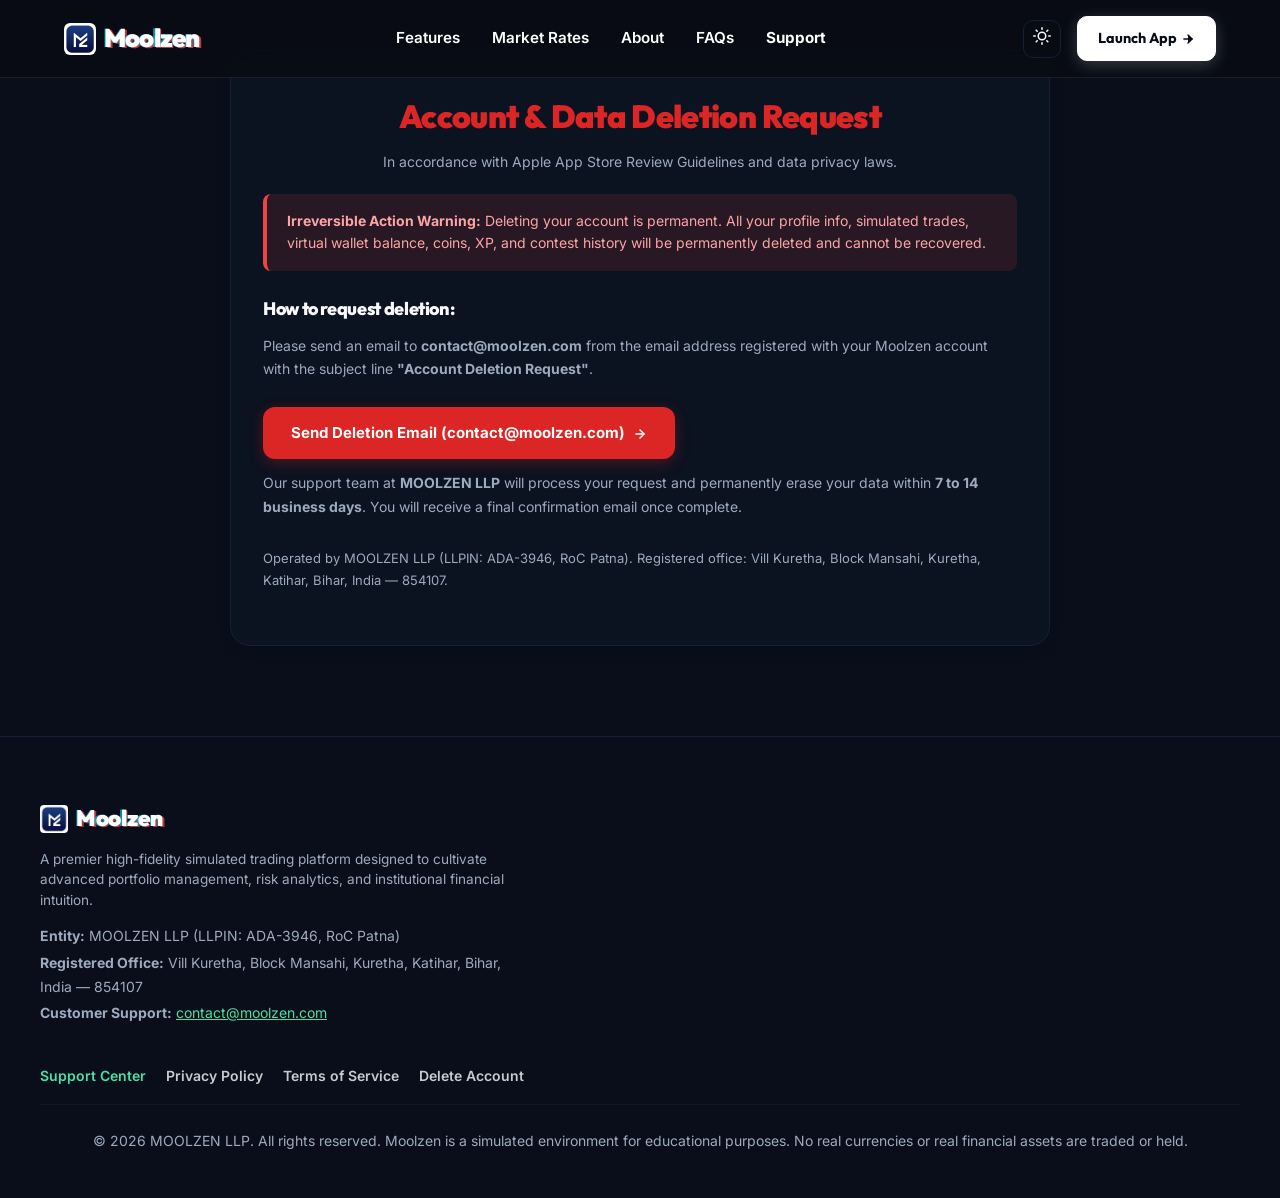
<file: delete-account/index.html>
<!-- Theme-adaptive Account Deletion page matching light mode -->
<!DOCTYPE html>
<html lang="en">
<head>
  <meta charset="UTF-8">
  <meta name="viewport" content="width=device-width, initial-scale=1.0">
  <title>Account Deletion Request | Moolzen LLP</title>
  <link rel="icon" href="/favicon.png" type="image/png">
  <link rel="preconnect" href="https://fonts.googleapis.com">
  <link rel="preconnect" href="https://fonts.gstatic.com" crossorigin>
  <link href="https://fonts.googleapis.com/css2?family=Inter:wght@400;500;600;700&family=Outfit:wght@500;600;700;800;900&display=swap" rel="stylesheet">
  <link rel="stylesheet" href="/style.css?v=10.0">
  <style>
    body {
      background-color: hsl(var(--bg-primary));
      color: hsl(var(--text-primary));
      font-family: var(--font-sans);
      min-height: 100vh;
      display: flex;
      flex-direction: column;
    }
    .content-box {
      max-width: 820px;
      margin: 50px auto 90px;
      padding: 40px 32px;
      background: hsl(var(--card-bg));
      border: 1px solid hsl(var(--card-border));
      border-radius: 20px;
      box-shadow: 0 4px 20px rgba(0, 0, 0, 0.04);
      flex: 1;
      width: 100%;
    }
    h1 { font-size: 32px; font-weight: 900; color: #dc2626; text-align: center; margin-bottom: 8px; }
    .warning-box {
      background: #fef2f2;
      border-left: 4px solid #ef4444;
      padding: 16px 20px;
      margin: 20px 0;
      border-radius: 8px;
      color: #991b1b;
      font-size: 14px;
      line-height: 1.6;
    }
    .dark-theme .warning-box {
      background: rgba(239, 68, 68, 0.12);
      color: #fca5a5;
    }
    h2 { font-size: 18px; font-weight: 800; color: hsl(var(--text-primary)); margin-top: 24px; margin-bottom: 10px; }
    p { font-size: 14px; line-height: 1.7; color: hsl(var(--text-muted)); margin-bottom: 14px; }
    .email-btn {
      display: inline-block;
      background: #dc2626;
      color: #ffffff !important;
      padding: 14px 28px;
      border-radius: 12px;
      text-decoration: none;
      font-weight: 700;
      margin: 12px 0;
      font-size: 15px;
      box-shadow: 0 4px 15px rgba(220, 38, 38, 0.3);
      transition: opacity 0.2s;
    }
    .email-btn:hover { opacity: 0.9; }
  </style>
</head>
<body class="dark-theme">

  <!-- Glow Background Accents -->
  <div class="glow-accent-1" aria-hidden="true"></div>
  <div class="glow-accent-2" aria-hidden="true"></div>

  <!-- Header Section -->
  <header class="navbar-header" id="navbar">
    <div class="navbar-container">
      <a href="/" class="logo-link" style="display: inline-flex; align-items: center; gap: 8px;">
        <img src="/logo.png" alt="Moolzen Logo" style="width: 32px; height: 32px; object-fit: contain; border-radius: 6px;" />
        <span class="logo-text">Moolzen</span>
      </a>
      
      <nav class="nav-links" id="mobile-menu" aria-label="Main Navigation">
        <a href="/#features" class="nav-link">Features</a>
        <a href="/#ticker-section" class="nav-link">Market Rates</a>
        <a href="/#about" class="nav-link">About</a>
        <a href="/#faqs" class="nav-link">FAQs</a>
        <a href="/support" class="nav-link" style="color: hsl(var(--accent-cyan)); font-weight: 700;">Support</a>
      </nav>

      <div class="nav-actions">
        <button id="theme-toggle" class="theme-toggle-btn" aria-label="Toggle Theme">
          <span class="sun-icon"><svg width="18" height="18" viewBox="0 0 24 24" fill="none" stroke="currentColor" stroke-width="2" stroke-linecap="round" stroke-linejoin="round"><circle cx="12" cy="12" r="5"></circle><line x1="12" y1="1" x2="12" y2="3"></line><line x1="12" y1="21" x2="12" y2="23"></line><line x1="4.22" y1="4.22" x2="5.64" y2="5.64"></line><line x1="18.36" y1="18.36" x2="19.78" y2="19.78"></line><line x1="1" y1="12" x2="3" y2="12"></line><line x1="21" y1="12" x2="23" y2="12"></line><line x1="4.22" y1="19.78" x2="5.64" y2="18.36"></line><line x1="18.36" y1="5.64" x2="19.78" y2="4.22"></line></svg></span>
          <span class="moon-icon"><svg width="18" height="18" viewBox="0 0 24 24" fill="none" stroke="currentColor" stroke-width="2" stroke-linecap="round" stroke-linejoin="round"><path d="M21 12.79A9 9 0 1 1 11.21 3 7 7 0 0 0 21 12.79z"></path></svg></span>
        </button>
        <a href="https://app.moolzen.com" id="btn-launch-header" class="btn-navbar-glow">
          Launch App <svg style="display: inline-block; vertical-align: middle; margin-left: 4px;" width="14" height="14" viewBox="0 0 24 24" fill="none" stroke="currentColor" stroke-width="2.5" stroke-linecap="round" stroke-linejoin="round"><line x1="5" y1="12" x2="19" y2="12"></line><polyline points="12 5 19 12 12 19"></polyline></svg>
        </a>
        <button class="hamburger-btn" id="hamburger-menu" aria-label="Toggle Menu" aria-expanded="false">
          <span class="bar"></span>
          <span class="bar"></span>
          <span class="bar"></span>
        </button>
      </div>
    </div>
  </header>

  <main style="padding: 0 20px;">
    <div class="content-box">
      <h1>Account &amp; Data Deletion Request</h1>
      <p style="text-align: center; color: hsl(var(--text-muted));">In accordance with Apple App Store Review Guidelines and data privacy laws.</p>

      <div class="warning-box">
        <strong>Irreversible Action Warning:</strong> Deleting your account is permanent. All your profile info, simulated trades, virtual wallet balance, coins, XP, and contest history will be permanently deleted and cannot be recovered.
      </div>

      <h2>How to request deletion:</h2>
      <p>
        Please send an email to <strong>contact@moolzen.com</strong> from the email address registered with your Moolzen account with the subject line <strong>&quot;Account Deletion Request&quot;</strong>.
      </p>

      <a href="mailto:contact@moolzen.com?subject=Account%20Deletion%20Request&body=Hello%20Moolzen%20LLP%20Support%2C%0A%0APlease%20permanently%20delete%20my%20account%20and%20associated%20data.%0A%0ARegistered%20Email%3A%20%0A%0AThank%20you." class="email-btn">
        Send Deletion Email (contact@moolzen.com) <svg style="display: inline-block; vertical-align: middle; margin-left: 4px;" width="14" height="14" viewBox="0 0 24 24" fill="none" stroke="currentColor" stroke-width="2.5" stroke-linecap="round" stroke-linejoin="round"><line x1="5" y1="12" x2="19" y2="12"></line><polyline points="12 5 19 12 12 19"></polyline></svg>
      </a>

      <p>
        Our support team at <strong>MOOLZEN LLP</strong> will process your request and permanently erase your data within <strong>7 to 14 business days</strong>. You will receive a final confirmation email once complete.
      </p>

      <p style="margin-top: 28px; font-size: 13px; color: hsl(var(--text-muted));">
        Operated by MOOLZEN LLP (LLPIN: ADA-3946, RoC Patna). Registered office: Vill Kuretha, Block Mansahi, Kuretha, Katihar, Bihar, India — 854107.
      </p>
    </div>
  </main>

  <!-- Footer Section -->
  <footer class="footer-section">
    <div class="footer-container">
      <div class="footer-branding">
        <div style="display: flex; align-items: center; gap: 8px; margin-bottom: 12px;">
          <img src="/logo.png" alt="Moolzen Logo" style="width: 28px; height: 28px; object-fit: contain; border-radius: 4px;" />
          <span class="footer-logo" style="margin-bottom: 0;">Moolzen</span>
        </div>
        <p class="footer-desc">A premier high-fidelity simulated trading platform designed to cultivate advanced portfolio management, risk analytics, and institutional financial intuition.</p>
        <div style="margin-top: 14px; font-size: 13px; line-height: 1.6;">
          <p style="margin: 0;"><strong>Entity:</strong> MOOLZEN LLP (LLPIN: ADA-3946, RoC Patna)</p>
          <p style="margin: 3px 0;"><strong>Registered Office:</strong> Vill Kuretha, Block Mansahi, Kuretha, Katihar, Bihar, India — 854107</p>
          <p style="margin: 3px 0;"><strong>Customer Support:</strong> <a href="mailto:contact@moolzen.com" style="color: hsl(var(--accent-cyan)); text-decoration: underline;">contact@moolzen.com</a></p>
        </div>
      </div>
      <div style="display: flex; flex-wrap: wrap; gap: 20px; align-items: center; justify-content: flex-start; margin: 24px 0 16px; font-size: 14px; font-weight: 600;">
        <a href="/support" style="color: hsl(var(--accent-cyan)); text-decoration: none;">Support Center</a>
        <a href="/privacy-policy" style="color: inherit; opacity: 0.8; text-decoration: none;">Privacy Policy</a>
        <a href="/terms" style="color: inherit; opacity: 0.8; text-decoration: none;">Terms of Service</a>
        <a href="/delete-account" style="color: inherit; opacity: 0.8; text-decoration: none;">Delete Account</a>
      </div>
      <div class="footer-bottom">
        <p class="footer-copyright">&copy; 2026 MOOLZEN LLP. All rights reserved. Moolzen is a simulated environment for educational purposes. No real currencies or real financial assets are traded or held.</p>
      </div>
    </div>
  </footer>

  <script src="/app.js?v=10.0"></script>
</body>
</html>
</file>
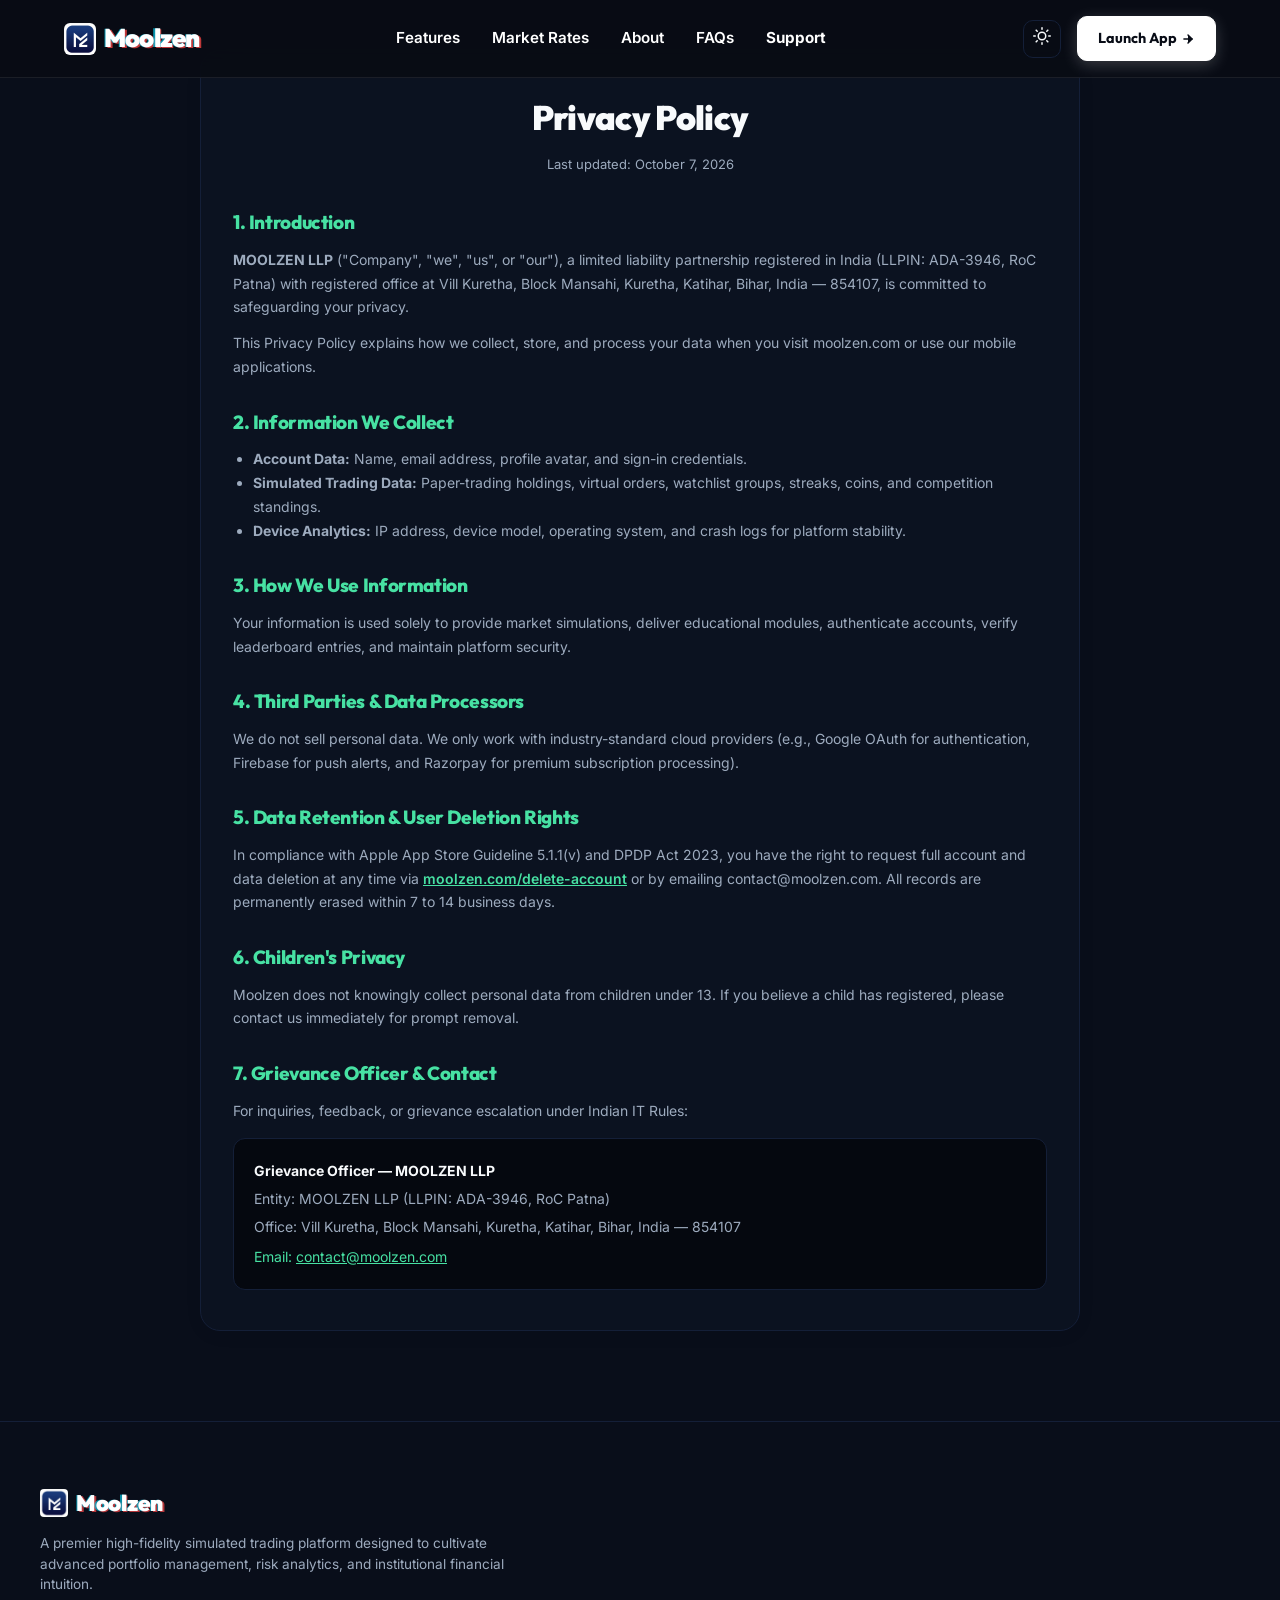
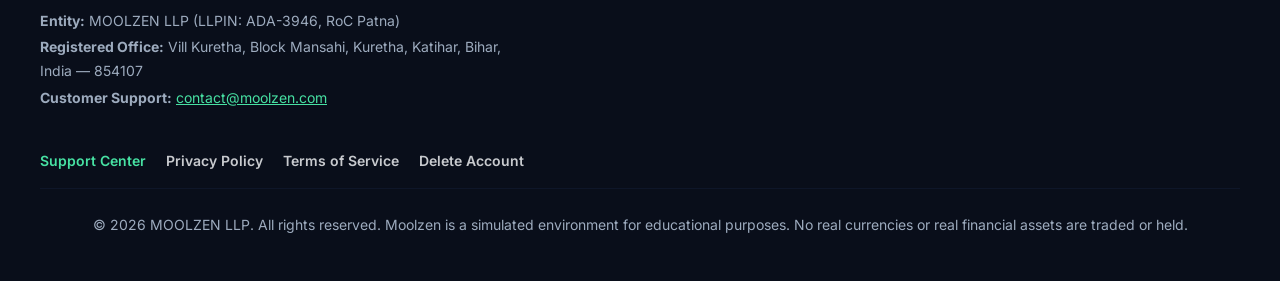
<file: privacy-policy/index.html>
<!-- Theme-adaptive Privacy Policy matching light mode -->
<!DOCTYPE html>
<html lang="en">
<head>
  <meta charset="UTF-8">
  <meta name="viewport" content="width=device-width, initial-scale=1.0">
  <title>Privacy Policy | Moolzen LLP</title>
  <link rel="icon" href="/favicon.png" type="image/png">
  <link rel="preconnect" href="https://fonts.googleapis.com">
  <link rel="preconnect" href="https://fonts.gstatic.com" crossorigin>
  <link href="https://fonts.googleapis.com/css2?family=Inter:wght@400;500;600;700&family=Outfit:wght@500;600;700;800;900&display=swap" rel="stylesheet">
  <link rel="stylesheet" href="/style.css?v=10.0">
  <style>
    body {
      background-color: hsl(var(--bg-primary));
      color: hsl(var(--text-primary));
      font-family: var(--font-sans);
      min-height: 100vh;
      display: flex;
      flex-direction: column;
    }
    .content-box {
      max-width: 880px;
      margin: 50px auto 90px;
      padding: 40px 32px;
      background: hsl(var(--card-bg));
      border: 1px solid hsl(var(--card-border));
      border-radius: 20px;
      box-shadow: 0 4px 20px rgba(0, 0, 0, 0.04);
      flex: 1;
      width: 100%;
    }
    h1 { font-size: 34px; font-weight: 900; color: hsl(var(--text-primary)); text-align: center; margin-bottom: 8px; }
    .updated { text-align: center; color: hsl(var(--text-muted)); font-size: 13px; margin-bottom: 32px; }
    h2 { font-size: 19px; font-weight: 800; color: hsl(var(--accent-cyan)); margin-top: 28px; margin-bottom: 10px; }
    p { font-size: 14px; line-height: 1.7; color: hsl(var(--text-muted)); margin-bottom: 12px; }
    ul { font-size: 14px; line-height: 1.7; color: hsl(var(--text-muted)); padding-left: 20px; margin-bottom: 12px; }
    .contact-card {
      background: hsl(var(--bg-secondary));
      border: 1px solid hsl(var(--card-border));
      border-radius: 12px;
      padding: 20px;
      font-size: 13px;
      margin-top: 16px;
    }
  </style>
</head>
<body class="dark-theme">

  <!-- Glow Background Accents -->
  <div class="glow-accent-1" aria-hidden="true"></div>
  <div class="glow-accent-2" aria-hidden="true"></div>

  <!-- Header Section -->
  <header class="navbar-header" id="navbar">
    <div class="navbar-container">
      <a href="/" class="logo-link" style="display: inline-flex; align-items: center; gap: 8px;">
        <img src="/logo.png" alt="Moolzen Logo" style="width: 32px; height: 32px; object-fit: contain; border-radius: 6px;" />
        <span class="logo-text">Moolzen</span>
      </a>
      
      <nav class="nav-links" id="mobile-menu" aria-label="Main Navigation">
        <a href="/#features" class="nav-link">Features</a>
        <a href="/#ticker-section" class="nav-link">Market Rates</a>
        <a href="/#about" class="nav-link">About</a>
        <a href="/#faqs" class="nav-link">FAQs</a>
        <a href="/support" class="nav-link" style="color: hsl(var(--accent-cyan)); font-weight: 700;">Support</a>
      </nav>

      <div class="nav-actions">
        <button id="theme-toggle" class="theme-toggle-btn" aria-label="Toggle Theme">
          <span class="sun-icon"><svg width="18" height="18" viewBox="0 0 24 24" fill="none" stroke="currentColor" stroke-width="2" stroke-linecap="round" stroke-linejoin="round"><circle cx="12" cy="12" r="5"></circle><line x1="12" y1="1" x2="12" y2="3"></line><line x1="12" y1="21" x2="12" y2="23"></line><line x1="4.22" y1="4.22" x2="5.64" y2="5.64"></line><line x1="18.36" y1="18.36" x2="19.78" y2="19.78"></line><line x1="1" y1="12" x2="3" y2="12"></line><line x1="21" y1="12" x2="23" y2="12"></line><line x1="4.22" y1="19.78" x2="5.64" y2="18.36"></line><line x1="18.36" y1="5.64" x2="19.78" y2="4.22"></line></svg></span>
          <span class="moon-icon"><svg width="18" height="18" viewBox="0 0 24 24" fill="none" stroke="currentColor" stroke-width="2" stroke-linecap="round" stroke-linejoin="round"><path d="M21 12.79A9 9 0 1 1 11.21 3 7 7 0 0 0 21 12.79z"></path></svg></span>
        </button>
        <a href="https://app.moolzen.com" id="btn-launch-header" class="btn-navbar-glow">
          Launch App <svg style="display: inline-block; vertical-align: middle; margin-left: 4px;" width="14" height="14" viewBox="0 0 24 24" fill="none" stroke="currentColor" stroke-width="2.5" stroke-linecap="round" stroke-linejoin="round"><line x1="5" y1="12" x2="19" y2="12"></line><polyline points="12 5 19 12 12 19"></polyline></svg>
        </a>
        <button class="hamburger-btn" id="hamburger-menu" aria-label="Toggle Menu" aria-expanded="false">
          <span class="bar"></span>
          <span class="bar"></span>
          <span class="bar"></span>
        </button>
      </div>
    </div>
  </header>

  <main style="padding: 0 20px;">
    <div class="content-box">
      <h1>Privacy Policy</h1>
      <p class="updated">Last updated: October 7, 2026</p>

      <h2>1. Introduction</h2>
      <p><strong>MOOLZEN LLP</strong> (&quot;Company&quot;, &quot;we&quot;, &quot;us&quot;, or &quot;our&quot;), a limited liability partnership registered in India (LLPIN: ADA-3946, RoC Patna) with registered office at Vill Kuretha, Block Mansahi, Kuretha, Katihar, Bihar, India — 854107, is committed to safeguarding your privacy.</p>
      <p>This Privacy Policy explains how we collect, store, and process your data when you visit moolzen.com or use our mobile applications.</p>

      <h2>2. Information We Collect</h2>
      <ul>
        <li><strong>Account Data:</strong> Name, email address, profile avatar, and sign-in credentials.</li>
        <li><strong>Simulated Trading Data:</strong> Paper-trading holdings, virtual orders, watchlist groups, streaks, coins, and competition standings.</li>
        <li><strong>Device Analytics:</strong> IP address, device model, operating system, and crash logs for platform stability.</li>
      </ul>

      <h2>3. How We Use Information</h2>
      <p>Your information is used solely to provide market simulations, deliver educational modules, authenticate accounts, verify leaderboard entries, and maintain platform security.</p>

      <h2>4. Third Parties &amp; Data Processors</h2>
      <p>We do not sell personal data. We only work with industry-standard cloud providers (e.g., Google OAuth for authentication, Firebase for push alerts, and Razorpay for premium subscription processing).</p>

      <h2>5. Data Retention &amp; User Deletion Rights</h2>
      <p>In compliance with Apple App Store Guideline 5.1.1(v) and DPDP Act 2023, you have the right to request full account and data deletion at any time via <a href="/delete-account" style="color: hsl(var(--accent-cyan)); font-weight: 600;">moolzen.com/delete-account</a> or by emailing contact@moolzen.com. All records are permanently erased within 7 to 14 business days.</p>

      <h2>6. Children&apos;s Privacy</h2>
      <p>Moolzen does not knowingly collect personal data from children under 13. If you believe a child has registered, please contact us immediately for prompt removal.</p>

      <h2>7. Grievance Officer &amp; Contact</h2>
      <p>For inquiries, feedback, or grievance escalation under Indian IT Rules:</p>
      <div class="contact-card">
        <p style="margin: 0; font-weight: 700; color: hsl(var(--text-primary));">Grievance Officer — MOOLZEN LLP</p>
        <p style="margin: 4px 0; color: hsl(var(--text-muted));">Entity: MOOLZEN LLP (LLPIN: ADA-3946, RoC Patna)</p>
        <p style="margin: 4px 0; color: hsl(var(--text-muted));">Office: Vill Kuretha, Block Mansahi, Kuretha, Katihar, Bihar, India — 854107</p>
        <p style="margin: 6px 0 0; color: hsl(var(--accent-cyan));">Email: <a href="mailto:contact@moolzen.com" style="color: hsl(var(--accent-cyan)); text-decoration: underline;">contact@moolzen.com</a></p>
      </div>
    </div>
  </main>

  <!-- Footer Section -->
  <footer class="footer-section">
    <div class="footer-container">
      <div class="footer-branding">
        <div style="display: flex; align-items: center; gap: 8px; margin-bottom: 12px;">
          <img src="/logo.png" alt="Moolzen Logo" style="width: 28px; height: 28px; object-fit: contain; border-radius: 4px;" />
          <span class="footer-logo" style="margin-bottom: 0;">Moolzen</span>
        </div>
        <p class="footer-desc">A premier high-fidelity simulated trading platform designed to cultivate advanced portfolio management, risk analytics, and institutional financial intuition.</p>
        <div style="margin-top: 14px; font-size: 13px; line-height: 1.6;">
          <p style="margin: 0;"><strong>Entity:</strong> MOOLZEN LLP (LLPIN: ADA-3946, RoC Patna)</p>
          <p style="margin: 3px 0;"><strong>Registered Office:</strong> Vill Kuretha, Block Mansahi, Kuretha, Katihar, Bihar, India — 854107</p>
          <p style="margin: 3px 0;"><strong>Customer Support:</strong> <a href="mailto:contact@moolzen.com" style="color: hsl(var(--accent-cyan)); text-decoration: underline;">contact@moolzen.com</a></p>
        </div>
      </div>
      <div style="display: flex; flex-wrap: wrap; gap: 20px; align-items: center; justify-content: flex-start; margin: 24px 0 16px; font-size: 14px; font-weight: 600;">
        <a href="/support" style="color: hsl(var(--accent-cyan)); text-decoration: none;">Support Center</a>
        <a href="/privacy-policy" style="color: inherit; opacity: 0.8; text-decoration: none;">Privacy Policy</a>
        <a href="/terms" style="color: inherit; opacity: 0.8; text-decoration: none;">Terms of Service</a>
        <a href="/delete-account" style="color: inherit; opacity: 0.8; text-decoration: none;">Delete Account</a>
      </div>
      <div class="footer-bottom">
        <p class="footer-copyright">&copy; 2026 MOOLZEN LLP. All rights reserved. Moolzen is a simulated environment for educational purposes. No real currencies or real financial assets are traded or held.</p>
      </div>
    </div>
  </footer>

  <script src="/app.js?v=10.0"></script>
</body>
</html>
</file>
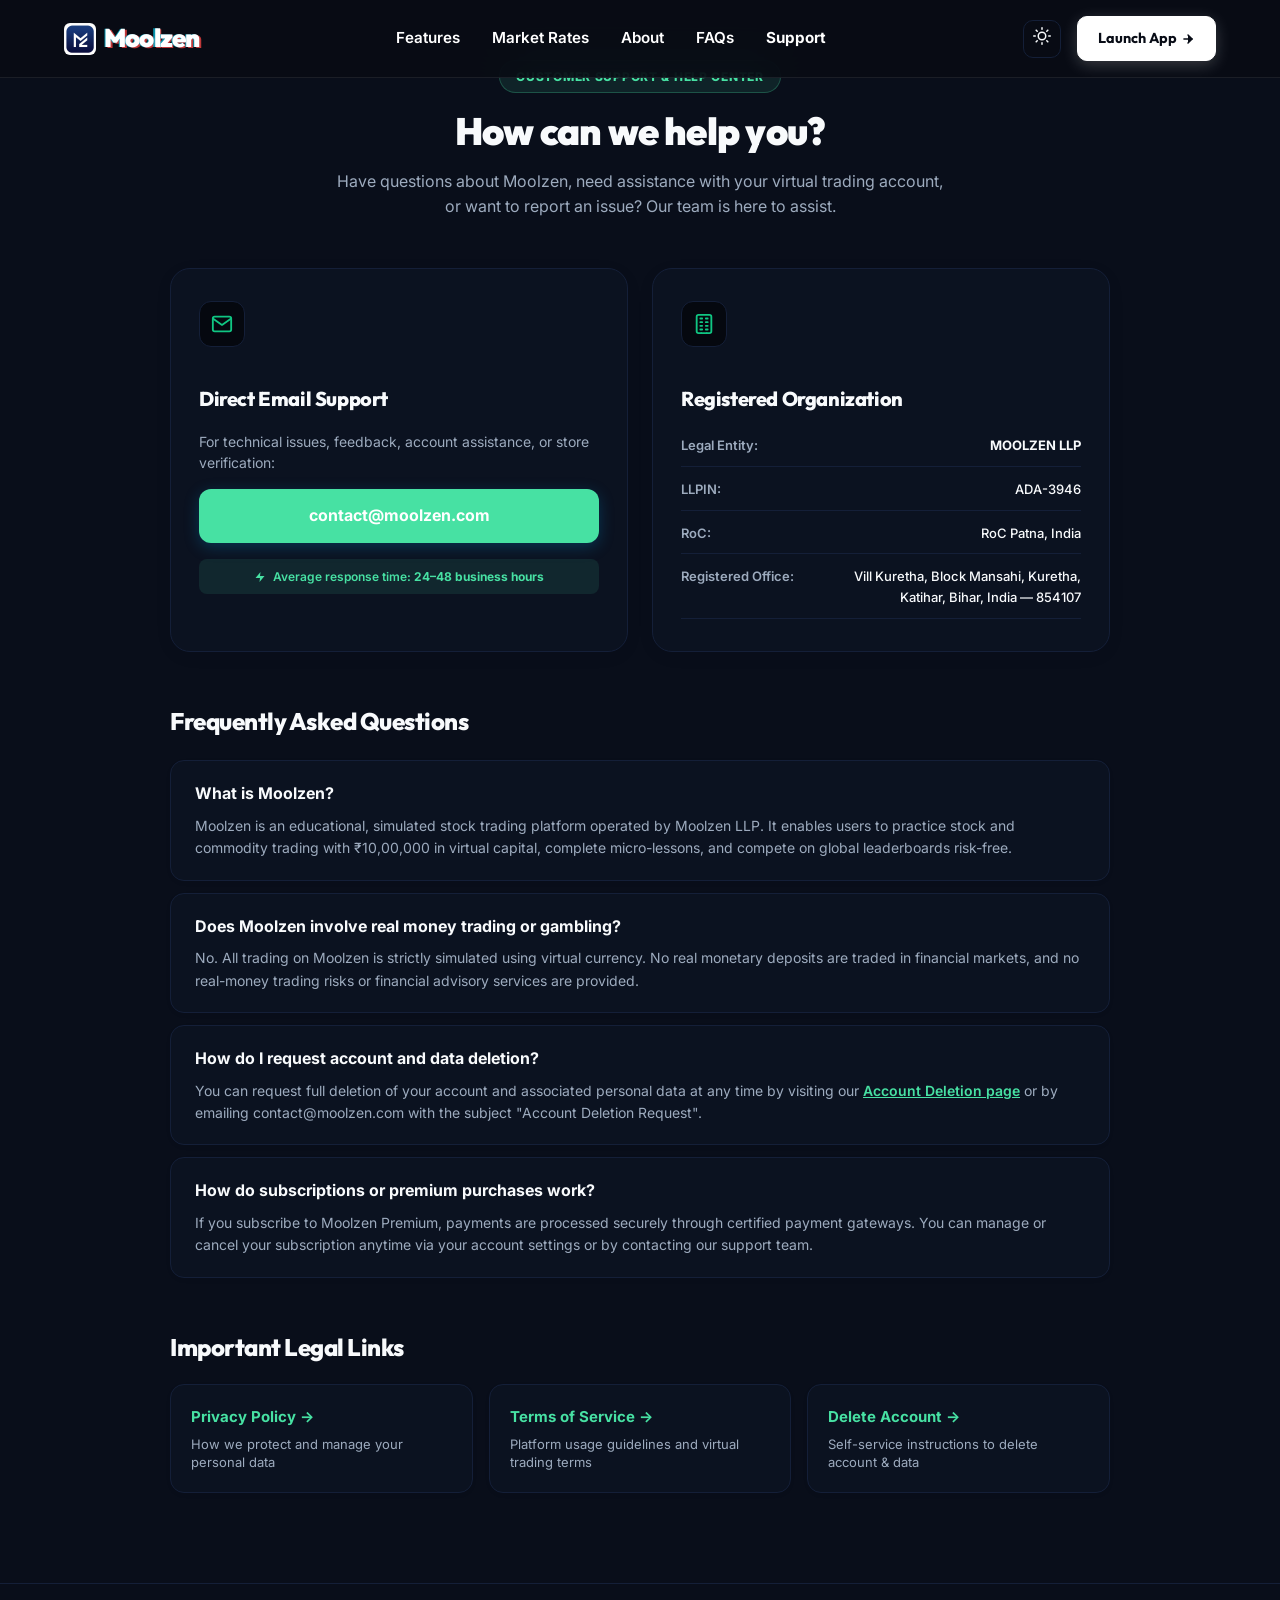
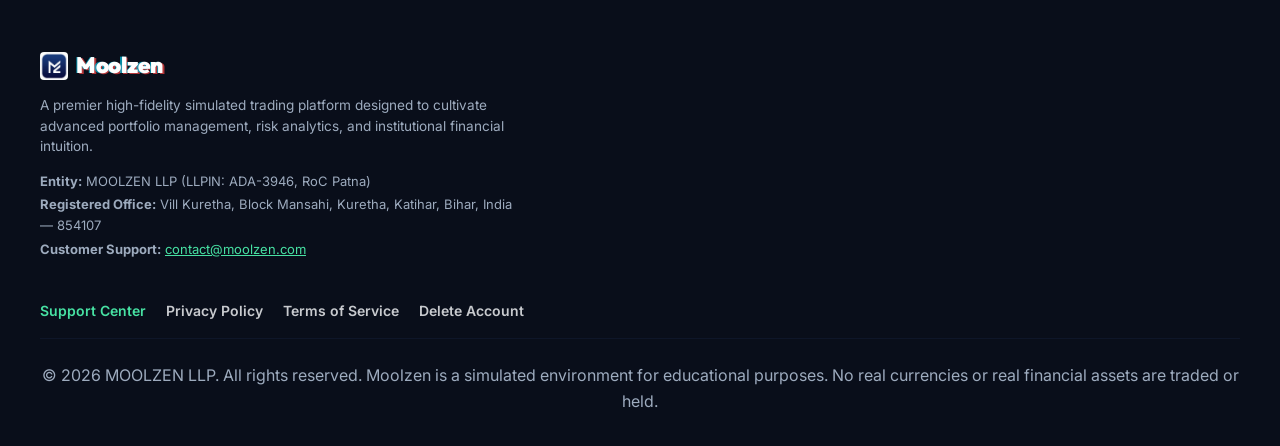
<file: support/index.html>
<!-- Theme-adaptive Support Page matching light mode -->
<!DOCTYPE html>
<html lang="en">
<head>
  <meta charset="UTF-8">
  <meta name="viewport" content="width=device-width, initial-scale=1.0">
  <meta name="description" content="Moolzen Customer Support & Help Center. Get assistance with your virtual trading account, read FAQs, or contact Moolzen LLP support.">
  <title>Customer Support & Help Center | Moolzen LLP</title>
  <link rel="icon" href="/favicon.png" type="image/png">
  <link rel="preconnect" href="https://fonts.googleapis.com">
  <link rel="preconnect" href="https://fonts.gstatic.com" crossorigin>
  <link href="https://fonts.googleapis.com/css2?family=Inter:wght@400;500;600;700&family=Outfit:wght@500;600;700;800;900&display=swap" rel="stylesheet">
  <link rel="stylesheet" href="/style.css?v=10.0">
  <style>
    body {
      background-color: hsl(var(--bg-primary));
      color: hsl(var(--text-primary));
      font-family: var(--font-sans);
      min-height: 100vh;
      display: flex;
      flex-direction: column;
    }
    .support-container {
      max-width: 980px;
      margin: 0 auto;
      padding: 60px 20px 90px;
      flex: 1;
      width: 100%;
    }
    .support-header {
      text-align: center;
      margin-bottom: 48px;
    }
    .badge-support {
      display: inline-block;
      font-size: 12px;
      font-weight: 800;
      color: hsl(var(--accent-cyan));
      background: hsl(var(--accent-cyan) / 0.1);
      border: 1px solid hsl(var(--accent-cyan) / 0.25);
      padding: 6px 16px;
      border-radius: 999px;
      letter-spacing: 0.06em;
      margin-bottom: 16px;
    }
    .support-title {
      font-size: 38px;
      font-weight: 900;
      color: hsl(var(--text-primary));
      margin-bottom: 14px;
      line-height: 1.2;
    }
    .support-subtitle {
      font-size: 16px;
      color: hsl(var(--text-muted));
      max-width: 620px;
      margin: 0 auto;
      line-height: 1.6;
    }
    .grid-2 {
      display: grid;
      grid-template-columns: repeat(auto-fit, minmax(320px, 1fr));
      gap: 24px;
      margin-bottom: 50px;
    }
    .support-card {
      background: hsl(var(--card-bg));
      border: 1px solid hsl(var(--card-border));
      border-radius: 20px;
      padding: 32px 28px;
      display: flex;
      flex-direction: column;
      gap: 16px;
      box-shadow: 0 4px 20px rgba(0, 0, 0, 0.04);
      transition: transform 0.2s, box-shadow 0.2s;
    }
    .support-card:hover {
      transform: translateY(-2px);
      box-shadow: 0 10px 30px rgba(0, 0, 0, 0.08);
    }
    .card-icon { font-size: 30px; }
    .card-title { font-size: 20px; font-weight: 800; color: hsl(var(--text-primary)); margin: 0; }
    .card-desc { font-size: 14px; color: hsl(var(--text-muted)); line-height: 1.5; margin: 0; }
    .btn-email {
      display: block;
      text-align: center;
      background: hsl(var(--accent-cyan));
      color: #ffffff !important;
      text-decoration: none;
      font-weight: 700;
      font-size: 16px;
      padding: 14px 20px;
      border-radius: 12px;
      box-shadow: 0 4px 15px rgba(2, 132, 199, 0.3);
      transition: opacity 0.2s;
    }
    .btn-email:hover { opacity: 0.9; }
    .response-badge {
      font-size: 12px;
      color: hsl(var(--accent-cyan));
      background: hsl(var(--accent-cyan) / 0.1);
      padding: 8px 12px;
      border-radius: 8px;
      text-align: center;
      font-weight: 600;
    }
    .detail-row {
      display: flex;
      justify-content: space-between;
      gap: 12px;
      border-bottom: 1px solid hsl(var(--card-border));
      padding-bottom: 10px;
      font-size: 13px;
    }
    .detail-label { color: hsl(var(--text-muted)); font-weight: 600; min-width: 120px; }
    .detail-val { color: hsl(var(--text-primary)); text-align: right; flex: 1; font-weight: 500; }
    .faq-item-custom {
      background: hsl(var(--card-bg));
      border: 1px solid hsl(var(--card-border));
      border-radius: 14px;
      padding: 20px 24px;
      margin-bottom: 12px;
      box-shadow: 0 2px 8px rgba(0, 0, 0, 0.02);
    }
    .faq-q { font-size: 16px; font-weight: 700; color: hsl(var(--text-primary)); margin-bottom: 8px; }
    .faq-a { font-size: 14px; color: hsl(var(--text-muted)); line-height: 1.6; margin: 0; }
    .quick-links-grid {
      display: grid;
      grid-template-columns: repeat(auto-fit, minmax(260px, 1fr));
      gap: 16px;
      margin-top: 16px;
    }
    .quick-link-box {
      background: hsl(var(--card-bg));
      border: 1px solid hsl(var(--card-border));
      border-radius: 14px;
      padding: 20px;
      text-decoration: none;
      display: flex;
      flex-direction: column;
      gap: 6px;
      box-shadow: 0 2px 8px rgba(0, 0, 0, 0.02);
      transition: border-color 0.2s;
    }
    .quick-link-box:hover {
      border-color: hsl(var(--accent-cyan));
    }
    .quick-link-title { color: hsl(var(--accent-cyan)); font-size: 15px; font-weight: 700; }
    .quick-link-desc { color: hsl(var(--text-muted)); font-size: 13px; line-height: 1.4; }
  </style>
</head>
<body class="dark-theme">

  <!-- Glow Background Accents -->
  <div class="glow-accent-1" aria-hidden="true"></div>
  <div class="glow-accent-2" aria-hidden="true"></div>

  <!-- Header Section -->
  <header class="navbar-header" id="navbar">
    <div class="navbar-container">
      <a href="/" class="logo-link" style="display: inline-flex; align-items: center; gap: 8px;">
        <img src="/logo.png" alt="Moolzen Logo" style="width: 32px; height: 32px; object-fit: contain; border-radius: 6px;" />
        <span class="logo-text">Moolzen</span>
      </a>
      
      <nav class="nav-links" id="mobile-menu" aria-label="Main Navigation">
        <a href="/#features" class="nav-link">Features</a>
        <a href="/#ticker-section" class="nav-link">Market Rates</a>
        <a href="/#about" class="nav-link">About</a>
        <a href="/#faqs" class="nav-link">FAQs</a>
        <a href="/support" class="nav-link active" style="color: hsl(var(--accent-cyan)); font-weight: 700;">Support</a>
      </nav>

      <div class="nav-actions">
        <button id="theme-toggle" class="theme-toggle-btn" aria-label="Toggle Theme">
          <span class="sun-icon"><svg width="18" height="18" viewBox="0 0 24 24" fill="none" stroke="currentColor" stroke-width="2" stroke-linecap="round" stroke-linejoin="round"><circle cx="12" cy="12" r="5"></circle><line x1="12" y1="1" x2="12" y2="3"></line><line x1="12" y1="21" x2="12" y2="23"></line><line x1="4.22" y1="4.22" x2="5.64" y2="5.64"></line><line x1="18.36" y1="18.36" x2="19.78" y2="19.78"></line><line x1="1" y1="12" x2="3" y2="12"></line><line x1="21" y1="12" x2="23" y2="12"></line><line x1="4.22" y1="19.78" x2="5.64" y2="18.36"></line><line x1="18.36" y1="5.64" x2="19.78" y2="4.22"></line></svg></span>
          <span class="moon-icon"><svg width="18" height="18" viewBox="0 0 24 24" fill="none" stroke="currentColor" stroke-width="2" stroke-linecap="round" stroke-linejoin="round"><path d="M21 12.79A9 9 0 1 1 11.21 3 7 7 0 0 0 21 12.79z"></path></svg></span>
        </button>
        <a href="https://app.moolzen.com" id="btn-launch-header" class="btn-navbar-glow">
          Launch App <svg style="display: inline-block; vertical-align: middle; margin-left: 4px;" width="14" height="14" viewBox="0 0 24 24" fill="none" stroke="currentColor" stroke-width="2.5" stroke-linecap="round" stroke-linejoin="round"><line x1="5" y1="12" x2="19" y2="12"></line><polyline points="12 5 19 12 12 19"></polyline></svg>
        </a>
        <button class="hamburger-btn" id="hamburger-menu" aria-label="Toggle Menu" aria-expanded="false">
          <span class="bar"></span>
          <span class="bar"></span>
          <span class="bar"></span>
        </button>
      </div>
    </div>
  </header>

  <main class="support-container">
    <div class="support-header">
      <span class="badge-support">CUSTOMER SUPPORT &amp; HELP CENTER</span>
      <h1 class="support-title">How can we help you?</h1>
      <p class="support-subtitle">
        Have questions about Moolzen, need assistance with your virtual trading account, or want to report an issue? Our team is here to assist.
      </p>
    </div>

    <div class="grid-2">
      <!-- Contact Card -->
      <div class="support-card">
        <div class="card-icon"><svg width="22" height="22" viewBox="0 0 24 24" fill="none" stroke="currentColor" stroke-width="2" stroke-linecap="round" stroke-linejoin="round"><path d="M4 4h16c1.1 0 2 .9 2 2v12c0 1.1-.9 2-2 2H4c-1.1 0-2-.9-2-2V6c0-1.1.9-2 2-2z"></path><polyline points="22,6 12,13 2,6"></polyline></svg></div>
        <h2 class="card-title">Direct Email Support</h2>
        <p class="card-desc">
          For technical issues, feedback, account assistance, or store verification:
        </p>
        <a href="mailto:contact@moolzen.com" class="btn-email">contact@moolzen.com</a>
        <div class="response-badge">
          <svg width="12" height="12" viewBox="0 0 24 24" fill="currentColor" style="vertical-align: middle; margin-right: 4px;"><polygon points="13 2 3 14 12 14 11 22 21 10 12 10 13 2"></polygon></svg> Average response time: <strong>24–48 business hours</strong>
        </div>
      </div>

      <!-- Company Registered Entity Card -->
      <div class="support-card">
        <div class="card-icon"><svg width="22" height="22" viewBox="0 0 24 24" fill="none" stroke="currentColor" stroke-width="2" stroke-linecap="round" stroke-linejoin="round"><rect x="4" y="2" width="16" height="20" rx="2" ry="2"></rect><line x1="9" y1="22" x2="9" y2="22"></line><line x1="15" y1="22" x2="15" y2="22"></line><line x1="8" y1="6" x2="10" y2="6"></line><line x1="14" y1="6" x2="16" y2="6"></line><line x1="8" y1="10" x2="10" y2="10"></line><line x1="14" y1="10" x2="16" y2="10"></line><line x1="8" y1="14" x2="10" y2="14"></line><line x1="14" y1="14" x2="16" y2="14"></line><line x1="8" y1="18" x2="10" y2="18"></line><line x1="14" y1="18" x2="16" y2="18"></line></svg></div>
        <h2 class="card-title">Registered Organization</h2>
        <div style="display: flex; flex-direction: column; gap: 12px; margin-top: 4px;">
          <div class="detail-row">
            <span class="detail-label">Legal Entity:</span>
            <span class="detail-val"><strong>MOOLZEN LLP</strong></span>
          </div>
          <div class="detail-row">
            <span class="detail-label">LLPIN:</span>
            <span class="detail-val">ADA-3946</span>
          </div>
          <div class="detail-row">
            <span class="detail-label">RoC:</span>
            <span class="detail-val">RoC Patna, India</span>
          </div>
          <div class="detail-row" style="align-items: flex-start;">
            <span class="detail-label">Registered Office:</span>
            <span class="detail-val">Vill Kuretha, Block Mansahi, Kuretha, Katihar, Bihar, India — 854107</span>
          </div>
        </div>
      </div>
    </div>

    <!-- Frequently Asked Questions -->
    <section style="margin-bottom: 50px;">
      <h2 style="font-size: 24px; font-weight: 800; color: hsl(var(--text-primary)); margin-bottom: 20px;">Frequently Asked Questions</h2>
      
      <div class="faq-item-custom">
        <div class="faq-q">What is Moolzen?</div>
        <p class="faq-a">Moolzen is an educational, simulated stock trading platform operated by Moolzen LLP. It enables users to practice stock and commodity trading with ₹10,00,000 in virtual capital, complete micro-lessons, and compete on global leaderboards risk-free.</p>
      </div>

      <div class="faq-item-custom">
        <div class="faq-q">Does Moolzen involve real money trading or gambling?</div>
        <p class="faq-a">No. All trading on Moolzen is strictly simulated using virtual currency. No real monetary deposits are traded in financial markets, and no real-money trading risks or financial advisory services are provided.</p>
      </div>

      <div class="faq-item-custom">
        <div class="faq-q">How do I request account and data deletion?</div>
        <p class="faq-a">You can request full deletion of your account and associated personal data at any time by visiting our <a href="/delete-account" style="color: hsl(var(--accent-cyan)); font-weight: 600;">Account Deletion page</a> or by emailing contact@moolzen.com with the subject &quot;Account Deletion Request&quot;.</p>
      </div>

      <div class="faq-item-custom">
        <div class="faq-q">How do subscriptions or premium purchases work?</div>
        <p class="faq-a">If you subscribe to Moolzen Premium, payments are processed securely through certified payment gateways. You can manage or cancel your subscription anytime via your account settings or by contacting our support team.</p>
      </div>
    </section>

    <!-- Important Links -->
    <section>
      <h2 style="font-size: 24px; font-weight: 800; color: hsl(var(--text-primary)); margin-bottom: 18px;">Important Legal Links</h2>
      <div class="quick-links-grid">
        <a href="/privacy-policy" class="quick-link-box">
          <span class="quick-link-title">Privacy Policy →</span>
          <span class="quick-link-desc">How we protect and manage your personal data</span>
        </a>
        <a href="/terms" class="quick-link-box">
          <span class="quick-link-title">Terms of Service →</span>
          <span class="quick-link-desc">Platform usage guidelines and virtual trading terms</span>
        </a>
        <a href="/delete-account" class="quick-link-box">
          <span class="quick-link-title">Delete Account →</span>
          <span class="quick-link-desc">Self-service instructions to delete account &amp; data</span>
        </a>
      </div>
    </section>
  </main>

  <!-- Footer Section -->
  <footer class="footer-section">
    <div class="footer-container">
      <div class="footer-branding">
        <div style="display: flex; align-items: center; gap: 8px; margin-bottom: 12px;">
          <img src="/logo.png" alt="Moolzen Logo" style="width: 28px; height: 28px; object-fit: contain; border-radius: 4px;" />
          <span class="footer-logo" style="margin-bottom: 0;">Moolzen</span>
        </div>
        <p class="footer-desc">A premier high-fidelity simulated trading platform designed to cultivate advanced portfolio management, risk analytics, and institutional financial intuition.</p>
        <div style="margin-top: 14px; font-size: 13px; line-height: 1.6;">
          <p style="margin: 0;"><strong>Entity:</strong> MOOLZEN LLP (LLPIN: ADA-3946, RoC Patna)</p>
          <p style="margin: 3px 0;"><strong>Registered Office:</strong> Vill Kuretha, Block Mansahi, Kuretha, Katihar, Bihar, India — 854107</p>
          <p style="margin: 3px 0;"><strong>Customer Support:</strong> <a href="mailto:contact@moolzen.com" style="color: hsl(var(--accent-cyan)); text-decoration: underline;">contact@moolzen.com</a></p>
        </div>
      </div>
      <div style="display: flex; flex-wrap: wrap; gap: 20px; align-items: center; justify-content: flex-start; margin: 24px 0 16px; font-size: 14px; font-weight: 600;">
        <a href="/support" style="color: hsl(var(--accent-cyan)); text-decoration: none;">Support Center</a>
        <a href="/privacy-policy" style="color: inherit; opacity: 0.8; text-decoration: none;">Privacy Policy</a>
        <a href="/terms" style="color: inherit; opacity: 0.8; text-decoration: none;">Terms of Service</a>
        <a href="/delete-account" style="color: inherit; opacity: 0.8; text-decoration: none;">Delete Account</a>
      </div>
      <div class="footer-bottom">
        <p class="footer-copyright">&copy; 2026 MOOLZEN LLP. All rights reserved. Moolzen is a simulated environment for educational purposes. No real currencies or real financial assets are traded or held.</p>
      </div>
    </div>
  </footer>

  <script src="/app.js?v=10.0"></script>
</body>
</html>
</file>
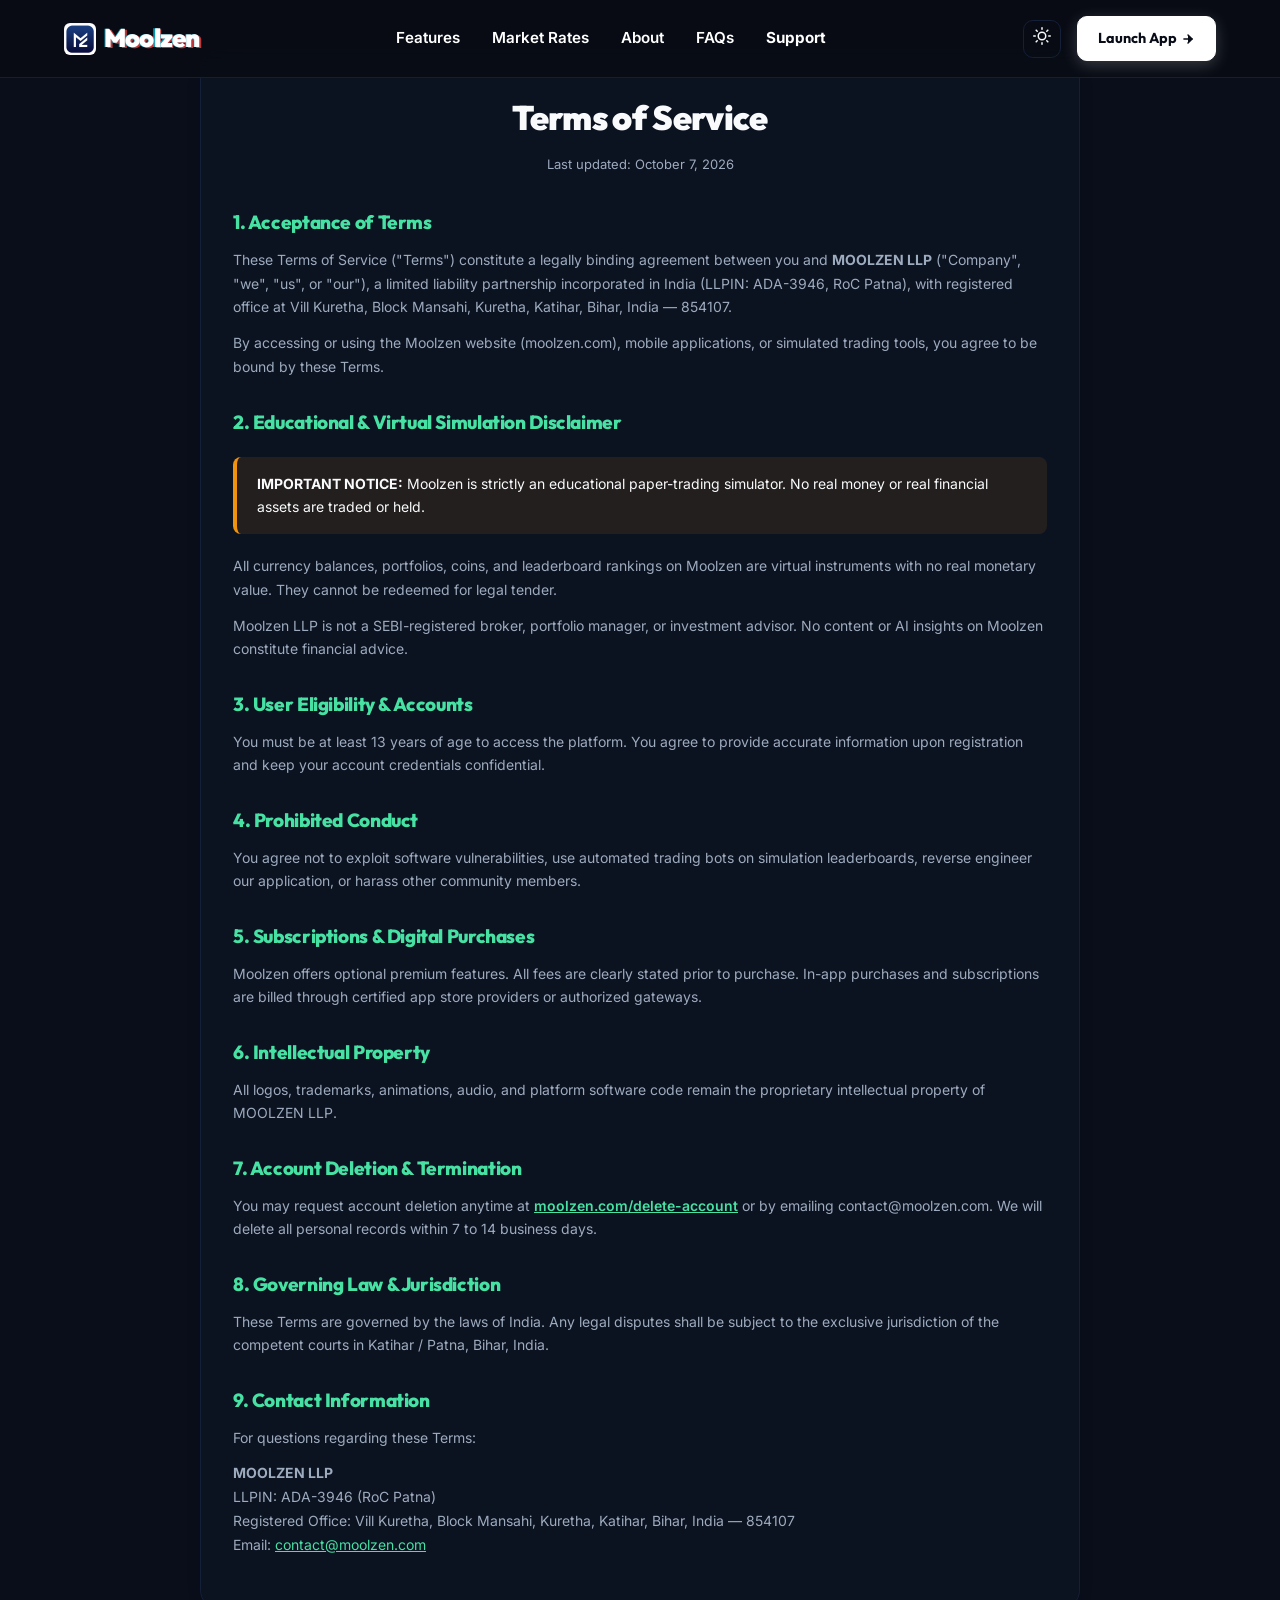
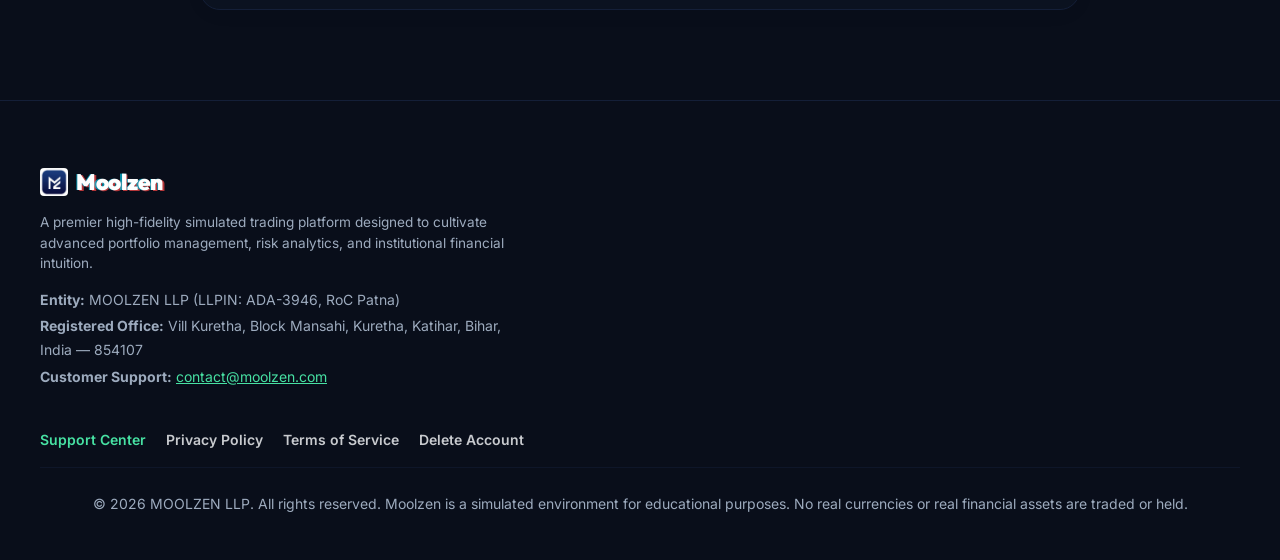
<file: terms/index.html>
<!-- Theme-adaptive Terms of Service page matching light mode -->
<!DOCTYPE html>
<html lang="en">
<head>
  <meta charset="UTF-8">
  <meta name="viewport" content="width=device-width, initial-scale=1.0">
  <title>Terms of Service | Moolzen LLP</title>
  <link rel="icon" href="/favicon.png" type="image/png">
  <link rel="preconnect" href="https://fonts.googleapis.com">
  <link rel="preconnect" href="https://fonts.gstatic.com" crossorigin>
  <link href="https://fonts.googleapis.com/css2?family=Inter:wght@400;500;600;700&family=Outfit:wght@500;600;700;800;900&display=swap" rel="stylesheet">
  <link rel="stylesheet" href="/style.css?v=10.0">
  <style>
    body {
      background-color: hsl(var(--bg-primary));
      color: hsl(var(--text-primary));
      font-family: var(--font-sans);
      min-height: 100vh;
      display: flex;
      flex-direction: column;
    }
    .content-box {
      max-width: 880px;
      margin: 50px auto 90px;
      padding: 40px 32px;
      background: hsl(var(--card-bg));
      border: 1px solid hsl(var(--card-border));
      border-radius: 20px;
      box-shadow: 0 4px 20px rgba(0, 0, 0, 0.04);
      flex: 1;
      width: 100%;
    }
    h1 { font-size: 34px; font-weight: 900; color: hsl(var(--text-primary)); text-align: center; margin-bottom: 8px; }
    .updated { text-align: center; color: hsl(var(--text-muted)); font-size: 13px; margin-bottom: 32px; }
    h2 { font-size: 19px; font-weight: 800; color: hsl(var(--accent-cyan)); margin-top: 28px; margin-bottom: 10px; }
    p { font-size: 14px; line-height: 1.7; color: hsl(var(--text-muted)); margin-bottom: 12px; }
    ul { font-size: 14px; line-height: 1.7; color: hsl(var(--text-muted)); padding-left: 20px; margin-bottom: 12px; }
    .alert-box {
      background: hsl(var(--accent-yellow) / 0.1);
      border-left: 4px solid hsl(var(--accent-yellow));
      border-radius: 8px;
      padding: 16px 20px;
      font-size: 14px;
      color: hsl(var(--text-primary));
      line-height: 1.6;
      margin: 20px 0;
    }
  </style>
</head>
<body class="dark-theme">

  <!-- Glow Background Accents -->
  <div class="glow-accent-1" aria-hidden="true"></div>
  <div class="glow-accent-2" aria-hidden="true"></div>

  <!-- Header Section -->
  <header class="navbar-header" id="navbar">
    <div class="navbar-container">
      <a href="/" class="logo-link" style="display: inline-flex; align-items: center; gap: 8px;">
        <img src="/logo.png" alt="Moolzen Logo" style="width: 32px; height: 32px; object-fit: contain; border-radius: 6px;" />
        <span class="logo-text">Moolzen</span>
      </a>
      
      <nav class="nav-links" id="mobile-menu" aria-label="Main Navigation">
        <a href="/#features" class="nav-link">Features</a>
        <a href="/#ticker-section" class="nav-link">Market Rates</a>
        <a href="/#about" class="nav-link">About</a>
        <a href="/#faqs" class="nav-link">FAQs</a>
        <a href="/support" class="nav-link" style="color: hsl(var(--accent-cyan)); font-weight: 700;">Support</a>
      </nav>

      <div class="nav-actions">
        <button id="theme-toggle" class="theme-toggle-btn" aria-label="Toggle Theme">
          <span class="sun-icon"><svg width="18" height="18" viewBox="0 0 24 24" fill="none" stroke="currentColor" stroke-width="2" stroke-linecap="round" stroke-linejoin="round"><circle cx="12" cy="12" r="5"></circle><line x1="12" y1="1" x2="12" y2="3"></line><line x1="12" y1="21" x2="12" y2="23"></line><line x1="4.22" y1="4.22" x2="5.64" y2="5.64"></line><line x1="18.36" y1="18.36" x2="19.78" y2="19.78"></line><line x1="1" y1="12" x2="3" y2="12"></line><line x1="21" y1="12" x2="23" y2="12"></line><line x1="4.22" y1="19.78" x2="5.64" y2="18.36"></line><line x1="18.36" y1="5.64" x2="19.78" y2="4.22"></line></svg></span>
          <span class="moon-icon"><svg width="18" height="18" viewBox="0 0 24 24" fill="none" stroke="currentColor" stroke-width="2" stroke-linecap="round" stroke-linejoin="round"><path d="M21 12.79A9 9 0 1 1 11.21 3 7 7 0 0 0 21 12.79z"></path></svg></span>
        </button>
        <a href="https://app.moolzen.com" id="btn-launch-header" class="btn-navbar-glow">
          Launch App <svg style="display: inline-block; vertical-align: middle; margin-left: 4px;" width="14" height="14" viewBox="0 0 24 24" fill="none" stroke="currentColor" stroke-width="2.5" stroke-linecap="round" stroke-linejoin="round"><line x1="5" y1="12" x2="19" y2="12"></line><polyline points="12 5 19 12 12 19"></polyline></svg>
        </a>
        <button class="hamburger-btn" id="hamburger-menu" aria-label="Toggle Menu" aria-expanded="false">
          <span class="bar"></span>
          <span class="bar"></span>
          <span class="bar"></span>
        </button>
      </div>
    </div>
  </header>

  <main style="padding: 0 20px;">
    <div class="content-box">
      <h1>Terms of Service</h1>
      <p class="updated">Last updated: October 7, 2026</p>

      <h2>1. Acceptance of Terms</h2>
      <p>These Terms of Service (&quot;Terms&quot;) constitute a legally binding agreement between you and <strong>MOOLZEN LLP</strong> (&quot;Company&quot;, &quot;we&quot;, &quot;us&quot;, or &quot;our&quot;), a limited liability partnership incorporated in India (LLPIN: ADA-3946, RoC Patna), with registered office at Vill Kuretha, Block Mansahi, Kuretha, Katihar, Bihar, India — 854107.</p>
      <p>By accessing or using the Moolzen website (moolzen.com), mobile applications, or simulated trading tools, you agree to be bound by these Terms.</p>

      <h2>2. Educational &amp; Virtual Simulation Disclaimer</h2>
      <div class="alert-box">
        <strong style="color: hsl(var(--text-primary));">IMPORTANT NOTICE:</strong> Moolzen is strictly an educational paper-trading simulator. No real money or real financial assets are traded or held.
      </div>
      <p>All currency balances, portfolios, coins, and leaderboard rankings on Moolzen are virtual instruments with no real monetary value. They cannot be redeemed for legal tender.</p>
      <p>Moolzen LLP is not a SEBI-registered broker, portfolio manager, or investment advisor. No content or AI insights on Moolzen constitute financial advice.</p>

      <h2>3. User Eligibility &amp; Accounts</h2>
      <p>You must be at least 13 years of age to access the platform. You agree to provide accurate information upon registration and keep your account credentials confidential.</p>

      <h2>4. Prohibited Conduct</h2>
      <p>You agree not to exploit software vulnerabilities, use automated trading bots on simulation leaderboards, reverse engineer our application, or harass other community members.</p>

      <h2>5. Subscriptions &amp; Digital Purchases</h2>
      <p>Moolzen offers optional premium features. All fees are clearly stated prior to purchase. In-app purchases and subscriptions are billed through certified app store providers or authorized gateways.</p>

      <h2>6. Intellectual Property</h2>
      <p>All logos, trademarks, animations, audio, and platform software code remain the proprietary intellectual property of MOOLZEN LLP.</p>

      <h2>7. Account Deletion &amp; Termination</h2>
      <p>You may request account deletion anytime at <a href="/delete-account" style="color: hsl(var(--accent-cyan)); font-weight: 600;">moolzen.com/delete-account</a> or by emailing contact@moolzen.com. We will delete all personal records within 7 to 14 business days.</p>

      <h2>8. Governing Law &amp; Jurisdiction</h2>
      <p>These Terms are governed by the laws of India. Any legal disputes shall be subject to the exclusive jurisdiction of the competent courts in Katihar / Patna, Bihar, India.</p>

      <h2>9. Contact Information</h2>
      <p>For questions regarding these Terms:</p>
      <p><strong>MOOLZEN LLP</strong><br>
      LLPIN: ADA-3946 (RoC Patna)<br>
      Registered Office: Vill Kuretha, Block Mansahi, Kuretha, Katihar, Bihar, India — 854107<br>
      Email: <a href="mailto:contact@moolzen.com" style="color: hsl(var(--accent-cyan)); text-decoration: underline;">contact@moolzen.com</a></p>
    </div>
  </main>

  <!-- Footer Section -->
  <footer class="footer-section">
    <div class="footer-container">
      <div class="footer-branding">
        <div style="display: flex; align-items: center; gap: 8px; margin-bottom: 12px;">
          <img src="/logo.png" alt="Moolzen Logo" style="width: 28px; height: 28px; object-fit: contain; border-radius: 4px;" />
          <span class="footer-logo" style="margin-bottom: 0;">Moolzen</span>
        </div>
        <p class="footer-desc">A premier high-fidelity simulated trading platform designed to cultivate advanced portfolio management, risk analytics, and institutional financial intuition.</p>
        <div style="margin-top: 14px; font-size: 13px; line-height: 1.6;">
          <p style="margin: 0;"><strong>Entity:</strong> MOOLZEN LLP (LLPIN: ADA-3946, RoC Patna)</p>
          <p style="margin: 3px 0;"><strong>Registered Office:</strong> Vill Kuretha, Block Mansahi, Kuretha, Katihar, Bihar, India — 854107</p>
          <p style="margin: 3px 0;"><strong>Customer Support:</strong> <a href="mailto:contact@moolzen.com" style="color: hsl(var(--accent-cyan)); text-decoration: underline;">contact@moolzen.com</a></p>
        </div>
      </div>
      <div style="display: flex; flex-wrap: wrap; gap: 20px; align-items: center; justify-content: flex-start; margin: 24px 0 16px; font-size: 14px; font-weight: 600;">
        <a href="/support" style="color: hsl(var(--accent-cyan)); text-decoration: none;">Support Center</a>
        <a href="/privacy-policy" style="color: inherit; opacity: 0.8; text-decoration: none;">Privacy Policy</a>
        <a href="/terms" style="color: inherit; opacity: 0.8; text-decoration: none;">Terms of Service</a>
        <a href="/delete-account" style="color: inherit; opacity: 0.8; text-decoration: none;">Delete Account</a>
      </div>
      <div class="footer-bottom">
        <p class="footer-copyright">&copy; 2026 MOOLZEN LLP. All rights reserved. Moolzen is a simulated environment for educational purposes. No real currencies or real financial assets are traded or held.</p>
      </div>
    </div>
  </footer>

  <script src="/app.js?v=10.0"></script>
</body>
</html>
</file>
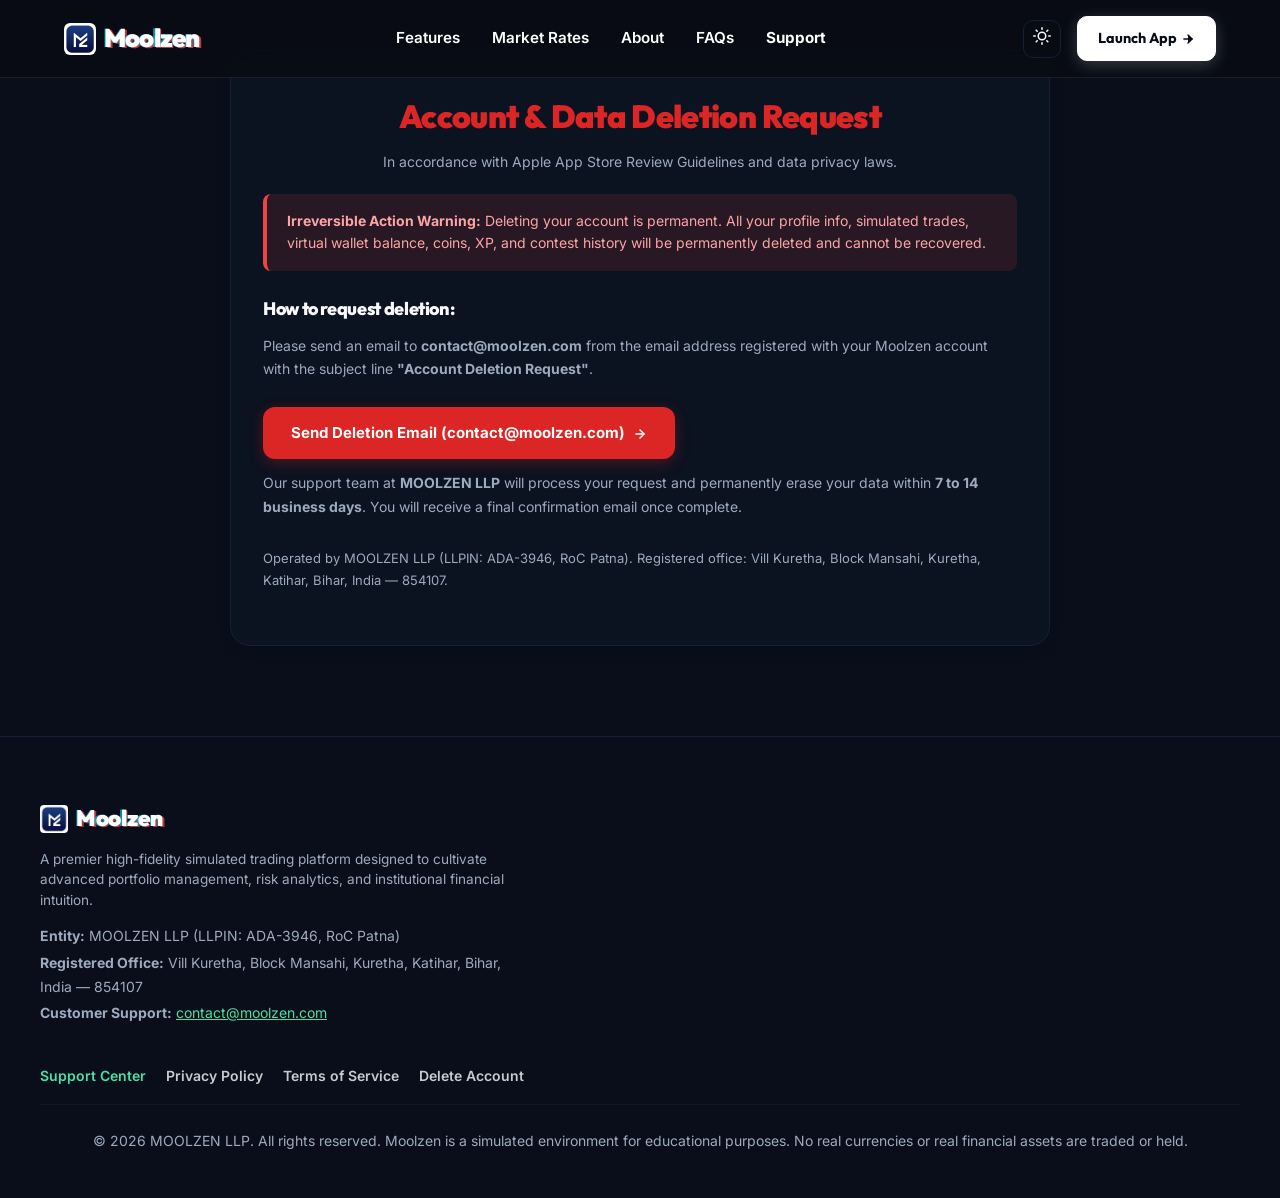
<file: delete-account.html>
<!DOCTYPE html>
<html lang="en">
<head>
  <meta charset="UTF-8">
  <meta name="viewport" content="width=device-width, initial-scale=1.0">
  <title>Account Deletion Request | Moolzen LLP</title>
  <link rel="icon" href="/favicon.png" type="image/png">
  <link rel="preconnect" href="https://fonts.googleapis.com">
  <link rel="preconnect" href="https://fonts.gstatic.com" crossorigin>
  <link href="https://fonts.googleapis.com/css2?family=Inter:wght@400;500;600;700&family=Outfit:wght@500;600;700;800;900&display=swap" rel="stylesheet">
  <link rel="stylesheet" href="/style.css?v=10.0">
  <style>
    body {
      background-color: hsl(var(--bg-primary));
      color: hsl(var(--text-primary));
      font-family: var(--font-sans);
      min-height: 100vh;
      display: flex;
      flex-direction: column;
    }
    .content-box {
      max-width: 820px;
      margin: 50px auto 90px;
      padding: 40px 32px;
      background: hsl(var(--card-bg));
      border: 1px solid hsl(var(--card-border));
      border-radius: 20px;
      box-shadow: 0 4px 20px rgba(0, 0, 0, 0.04);
      flex: 1;
      width: 100%;
    }
    h1 { font-size: 32px; font-weight: 900; color: #dc2626; text-align: center; margin-bottom: 8px; }
    .warning-box {
      background: #fef2f2;
      border-left: 4px solid #ef4444;
      padding: 16px 20px;
      margin: 20px 0;
      border-radius: 8px;
      color: #991b1b;
      font-size: 14px;
      line-height: 1.6;
    }
    .dark-theme .warning-box {
      background: rgba(239, 68, 68, 0.12);
      color: #fca5a5;
    }
    h2 { font-size: 18px; font-weight: 800; color: hsl(var(--text-primary)); margin-top: 24px; margin-bottom: 10px; }
    p { font-size: 14px; line-height: 1.7; color: hsl(var(--text-muted)); margin-bottom: 14px; }
    .email-btn {
      display: inline-block;
      background: #dc2626;
      color: #ffffff !important;
      padding: 14px 28px;
      border-radius: 12px;
      text-decoration: none;
      font-weight: 700;
      margin: 12px 0;
      font-size: 15px;
      box-shadow: 0 4px 15px rgba(220, 38, 38, 0.3);
      transition: opacity 0.2s;
    }
    .email-btn:hover { opacity: 0.9; }
  </style>
</head>
<body class="dark-theme">

  <!-- Glow Background Accents -->
  <div class="glow-accent-1" aria-hidden="true"></div>
  <div class="glow-accent-2" aria-hidden="true"></div>

  <!-- Header Section -->
  <header class="navbar-header" id="navbar">
    <div class="navbar-container">
      <a href="/" class="logo-link" style="display: inline-flex; align-items: center; gap: 8px;">
        <img src="/logo.png" alt="Moolzen Logo" style="width: 32px; height: 32px; object-fit: contain; border-radius: 6px;" />
        <span class="logo-text">Moolzen</span>
      </a>
      
      <nav class="nav-links" id="mobile-menu" aria-label="Main Navigation">
        <a href="/#features" class="nav-link">Features</a>
        <a href="/#ticker-section" class="nav-link">Market Rates</a>
        <a href="/#about" class="nav-link">About</a>
        <a href="/#faqs" class="nav-link">FAQs</a>
        <a href="/support" class="nav-link" style="color: hsl(var(--accent-cyan)); font-weight: 700;">Support</a>
      </nav>

      <div class="nav-actions">
        <button id="theme-toggle" class="theme-toggle-btn" aria-label="Toggle Theme">
          <span class="sun-icon"><svg width="18" height="18" viewBox="0 0 24 24" fill="none" stroke="currentColor" stroke-width="2" stroke-linecap="round" stroke-linejoin="round"><circle cx="12" cy="12" r="5"></circle><line x1="12" y1="1" x2="12" y2="3"></line><line x1="12" y1="21" x2="12" y2="23"></line><line x1="4.22" y1="4.22" x2="5.64" y2="5.64"></line><line x1="18.36" y1="18.36" x2="19.78" y2="19.78"></line><line x1="1" y1="12" x2="3" y2="12"></line><line x1="21" y1="12" x2="23" y2="12"></line><line x1="4.22" y1="19.78" x2="5.64" y2="18.36"></line><line x1="18.36" y1="5.64" x2="19.78" y2="4.22"></line></svg></span>
          <span class="moon-icon"><svg width="18" height="18" viewBox="0 0 24 24" fill="none" stroke="currentColor" stroke-width="2" stroke-linecap="round" stroke-linejoin="round"><path d="M21 12.79A9 9 0 1 1 11.21 3 7 7 0 0 0 21 12.79z"></path></svg></span>
        </button>
        <a href="https://app.moolzen.com" id="btn-launch-header" class="btn-navbar-glow">
          Launch App <svg style="display: inline-block; vertical-align: middle; margin-left: 4px;" width="14" height="14" viewBox="0 0 24 24" fill="none" stroke="currentColor" stroke-width="2.5" stroke-linecap="round" stroke-linejoin="round"><line x1="5" y1="12" x2="19" y2="12"></line><polyline points="12 5 19 12 12 19"></polyline></svg>
        </a>
        <button class="hamburger-btn" id="hamburger-menu" aria-label="Toggle Menu" aria-expanded="false">
          <span class="bar"></span>
          <span class="bar"></span>
          <span class="bar"></span>
        </button>
      </div>
    </div>
  </header>

  <main style="padding: 0 20px;">
    <div class="content-box">
      <h1>Account &amp; Data Deletion Request</h1>
      <p style="text-align: center; color: hsl(var(--text-muted));">In accordance with Apple App Store Review Guidelines and data privacy laws.</p>

      <div class="warning-box">
        <strong>Irreversible Action Warning:</strong> Deleting your account is permanent. All your profile info, simulated trades, virtual wallet balance, coins, XP, and contest history will be permanently deleted and cannot be recovered.
      </div>

      <h2>How to request deletion:</h2>
      <p>
        Please send an email to <strong>contact@moolzen.com</strong> from the email address registered with your Moolzen account with the subject line <strong>&quot;Account Deletion Request&quot;</strong>.
      </p>

      <a href="mailto:contact@moolzen.com?subject=Account%20Deletion%20Request&body=Hello%20Moolzen%20LLP%20Support%2C%0A%0APlease%20permanently%20delete%20my%20account%20and%20associated%20data.%0A%0ARegistered%20Email%3A%20%0A%0AThank%20you." class="email-btn">
        Send Deletion Email (contact@moolzen.com) <svg style="display: inline-block; vertical-align: middle; margin-left: 4px;" width="14" height="14" viewBox="0 0 24 24" fill="none" stroke="currentColor" stroke-width="2.5" stroke-linecap="round" stroke-linejoin="round"><line x1="5" y1="12" x2="19" y2="12"></line><polyline points="12 5 19 12 12 19"></polyline></svg>
      </a>

      <p>
        Our support team at <strong>MOOLZEN LLP</strong> will process your request and permanently erase your data within <strong>7 to 14 business days</strong>. You will receive a final confirmation email once complete.
      </p>

      <p style="margin-top: 28px; font-size: 13px; color: hsl(var(--text-muted));">
        Operated by MOOLZEN LLP (LLPIN: ADA-3946, RoC Patna). Registered office: Vill Kuretha, Block Mansahi, Kuretha, Katihar, Bihar, India — 854107.
      </p>
    </div>
  </main>

  <!-- Footer Section -->
  <footer class="footer-section">
    <div class="footer-container">
      <div class="footer-branding">
        <div style="display: flex; align-items: center; gap: 8px; margin-bottom: 12px;">
          <img src="/logo.png" alt="Moolzen Logo" style="width: 28px; height: 28px; object-fit: contain; border-radius: 4px;" />
          <span class="footer-logo" style="margin-bottom: 0;">Moolzen</span>
        </div>
        <p class="footer-desc">A premier high-fidelity simulated trading platform designed to cultivate advanced portfolio management, risk analytics, and institutional financial intuition.</p>
        <div style="margin-top: 14px; font-size: 13px; line-height: 1.6;">
          <p style="margin: 0;"><strong>Entity:</strong> MOOLZEN LLP (LLPIN: ADA-3946, RoC Patna)</p>
          <p style="margin: 3px 0;"><strong>Registered Office:</strong> Vill Kuretha, Block Mansahi, Kuretha, Katihar, Bihar, India — 854107</p>
          <p style="margin: 3px 0;"><strong>Customer Support:</strong> <a href="mailto:contact@moolzen.com" style="color: hsl(var(--accent-cyan)); text-decoration: underline;">contact@moolzen.com</a></p>
        </div>
      </div>
      <div style="display: flex; flex-wrap: wrap; gap: 20px; align-items: center; justify-content: flex-start; margin: 24px 0 16px; font-size: 14px; font-weight: 600;">
        <a href="/support" style="color: hsl(var(--accent-cyan)); text-decoration: none;">Support Center</a>
        <a href="/privacy-policy" style="color: inherit; opacity: 0.8; text-decoration: none;">Privacy Policy</a>
        <a href="/terms" style="color: inherit; opacity: 0.8; text-decoration: none;">Terms of Service</a>
        <a href="/delete-account" style="color: inherit; opacity: 0.8; text-decoration: none;">Delete Account</a>
      </div>
      <div class="footer-bottom">
        <p class="footer-copyright">&copy; 2026 MOOLZEN LLP. All rights reserved. Moolzen is a simulated environment for educational purposes. No real currencies or real financial assets are traded or held.</p>
      </div>
    </div>
  </footer>

  <script src="/app.js?v=10.0"></script>
</body>
</html>
</file>
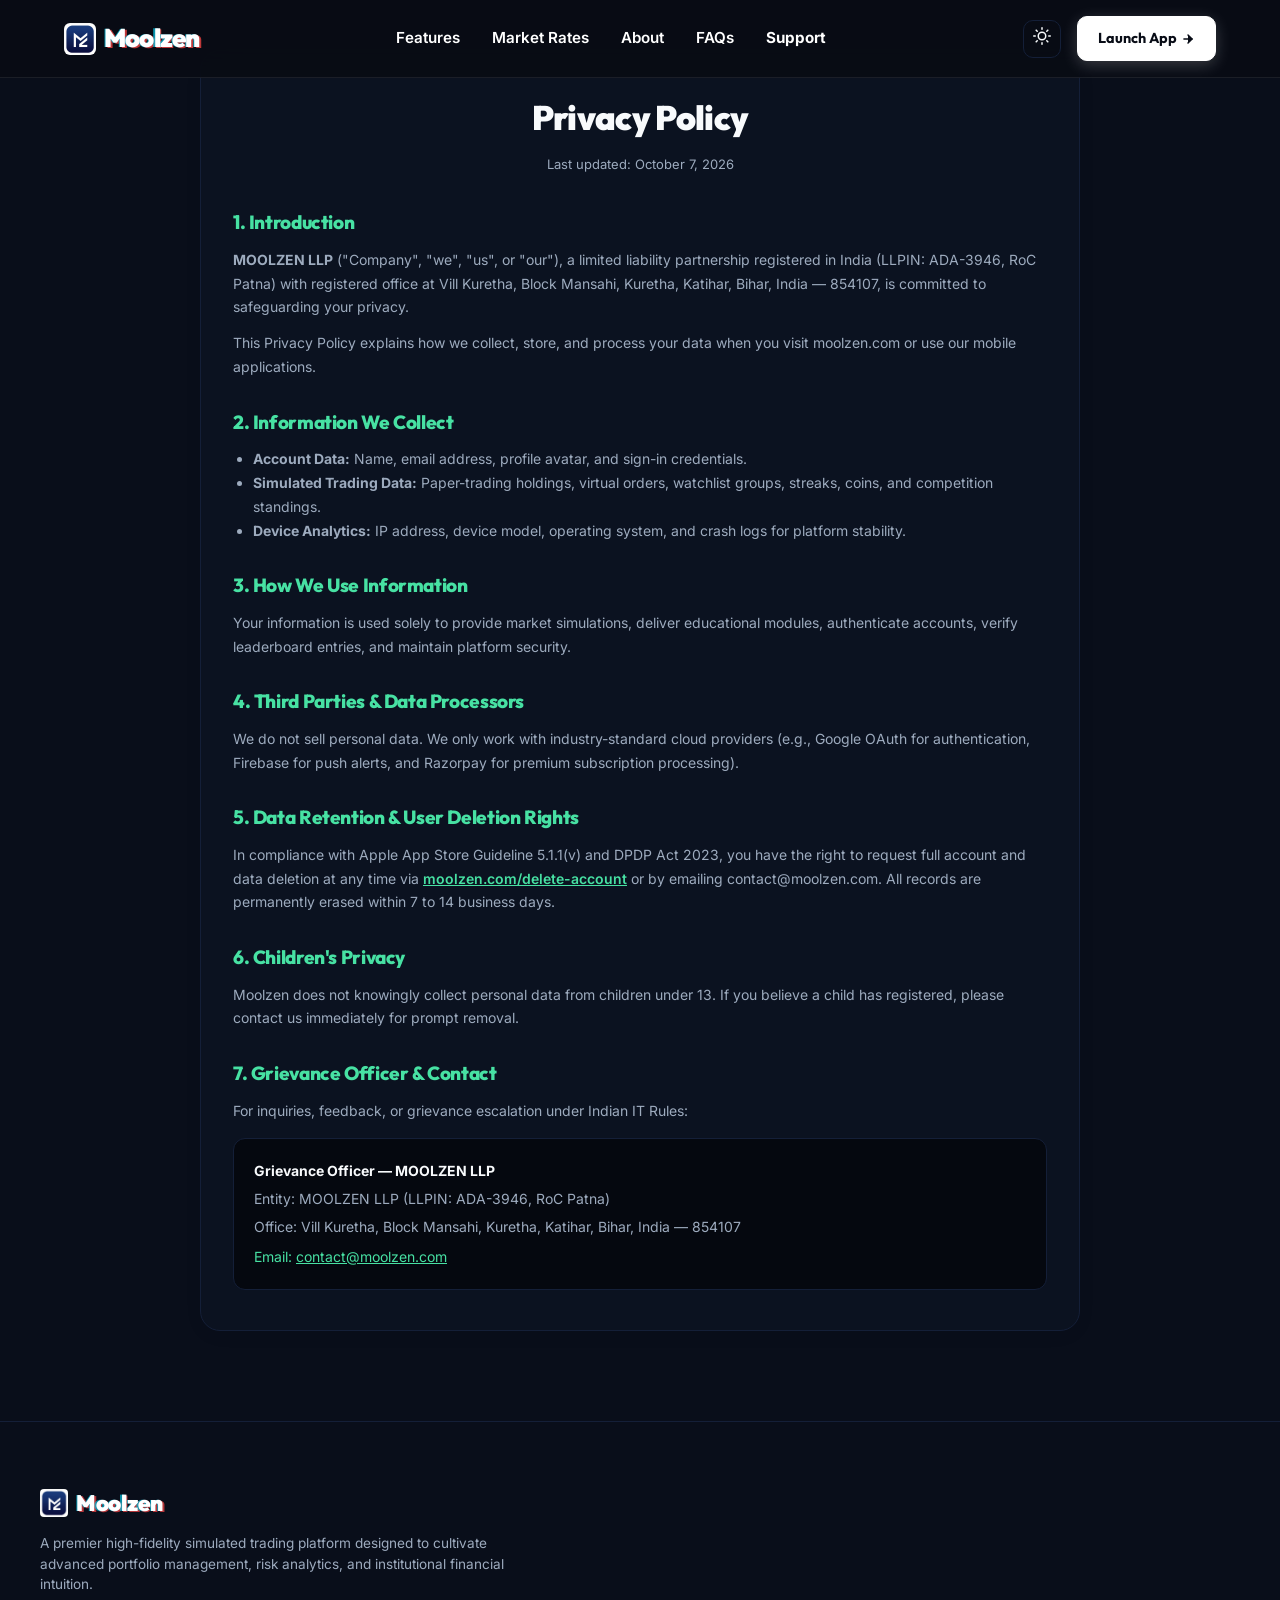
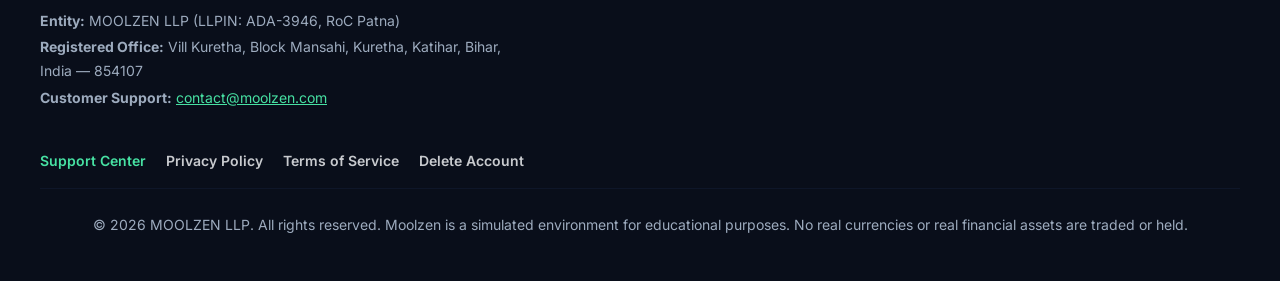
<file: privacy-policy.html>
<!DOCTYPE html>
<html lang="en">
<head>
  <meta charset="UTF-8">
  <meta name="viewport" content="width=device-width, initial-scale=1.0">
  <title>Privacy Policy | Moolzen LLP</title>
  <link rel="icon" href="/favicon.png" type="image/png">
  <link rel="preconnect" href="https://fonts.googleapis.com">
  <link rel="preconnect" href="https://fonts.gstatic.com" crossorigin>
  <link href="https://fonts.googleapis.com/css2?family=Inter:wght@400;500;600;700&family=Outfit:wght@500;600;700;800;900&display=swap" rel="stylesheet">
  <link rel="stylesheet" href="/style.css?v=10.0">
  <style>
    body {
      background-color: hsl(var(--bg-primary));
      color: hsl(var(--text-primary));
      font-family: var(--font-sans);
      min-height: 100vh;
      display: flex;
      flex-direction: column;
    }
    .content-box {
      max-width: 880px;
      margin: 50px auto 90px;
      padding: 40px 32px;
      background: hsl(var(--card-bg));
      border: 1px solid hsl(var(--card-border));
      border-radius: 20px;
      box-shadow: 0 4px 20px rgba(0, 0, 0, 0.04);
      flex: 1;
      width: 100%;
    }
    h1 { font-size: 34px; font-weight: 900; color: hsl(var(--text-primary)); text-align: center; margin-bottom: 8px; }
    .updated { text-align: center; color: hsl(var(--text-muted)); font-size: 13px; margin-bottom: 32px; }
    h2 { font-size: 19px; font-weight: 800; color: hsl(var(--accent-cyan)); margin-top: 28px; margin-bottom: 10px; }
    p { font-size: 14px; line-height: 1.7; color: hsl(var(--text-muted)); margin-bottom: 12px; }
    ul { font-size: 14px; line-height: 1.7; color: hsl(var(--text-muted)); padding-left: 20px; margin-bottom: 12px; }
    .contact-card {
      background: hsl(var(--bg-secondary));
      border: 1px solid hsl(var(--card-border));
      border-radius: 12px;
      padding: 20px;
      font-size: 13px;
      margin-top: 16px;
    }
  </style>
</head>
<body class="dark-theme">

  <!-- Glow Background Accents -->
  <div class="glow-accent-1" aria-hidden="true"></div>
  <div class="glow-accent-2" aria-hidden="true"></div>

  <!-- Header Section -->
  <header class="navbar-header" id="navbar">
    <div class="navbar-container">
      <a href="/" class="logo-link" style="display: inline-flex; align-items: center; gap: 8px;">
        <img src="/logo.png" alt="Moolzen Logo" style="width: 32px; height: 32px; object-fit: contain; border-radius: 6px;" />
        <span class="logo-text">Moolzen</span>
      </a>
      
      <nav class="nav-links" id="mobile-menu" aria-label="Main Navigation">
        <a href="/#features" class="nav-link">Features</a>
        <a href="/#ticker-section" class="nav-link">Market Rates</a>
        <a href="/#about" class="nav-link">About</a>
        <a href="/#faqs" class="nav-link">FAQs</a>
        <a href="/support" class="nav-link" style="color: hsl(var(--accent-cyan)); font-weight: 700;">Support</a>
      </nav>

      <div class="nav-actions">
        <button id="theme-toggle" class="theme-toggle-btn" aria-label="Toggle Theme">
          <span class="sun-icon"><svg width="18" height="18" viewBox="0 0 24 24" fill="none" stroke="currentColor" stroke-width="2" stroke-linecap="round" stroke-linejoin="round"><circle cx="12" cy="12" r="5"></circle><line x1="12" y1="1" x2="12" y2="3"></line><line x1="12" y1="21" x2="12" y2="23"></line><line x1="4.22" y1="4.22" x2="5.64" y2="5.64"></line><line x1="18.36" y1="18.36" x2="19.78" y2="19.78"></line><line x1="1" y1="12" x2="3" y2="12"></line><line x1="21" y1="12" x2="23" y2="12"></line><line x1="4.22" y1="19.78" x2="5.64" y2="18.36"></line><line x1="18.36" y1="5.64" x2="19.78" y2="4.22"></line></svg></span>
          <span class="moon-icon"><svg width="18" height="18" viewBox="0 0 24 24" fill="none" stroke="currentColor" stroke-width="2" stroke-linecap="round" stroke-linejoin="round"><path d="M21 12.79A9 9 0 1 1 11.21 3 7 7 0 0 0 21 12.79z"></path></svg></span>
        </button>
        <a href="https://app.moolzen.com" id="btn-launch-header" class="btn-navbar-glow">
          Launch App <svg style="display: inline-block; vertical-align: middle; margin-left: 4px;" width="14" height="14" viewBox="0 0 24 24" fill="none" stroke="currentColor" stroke-width="2.5" stroke-linecap="round" stroke-linejoin="round"><line x1="5" y1="12" x2="19" y2="12"></line><polyline points="12 5 19 12 12 19"></polyline></svg>
        </a>
        <button class="hamburger-btn" id="hamburger-menu" aria-label="Toggle Menu" aria-expanded="false">
          <span class="bar"></span>
          <span class="bar"></span>
          <span class="bar"></span>
        </button>
      </div>
    </div>
  </header>

  <main style="padding: 0 20px;">
    <div class="content-box">
      <h1>Privacy Policy</h1>
      <p class="updated">Last updated: October 7, 2026</p>

      <h2>1. Introduction</h2>
      <p><strong>MOOLZEN LLP</strong> (&quot;Company&quot;, &quot;we&quot;, &quot;us&quot;, or &quot;our&quot;), a limited liability partnership registered in India (LLPIN: ADA-3946, RoC Patna) with registered office at Vill Kuretha, Block Mansahi, Kuretha, Katihar, Bihar, India — 854107, is committed to safeguarding your privacy.</p>
      <p>This Privacy Policy explains how we collect, store, and process your data when you visit moolzen.com or use our mobile applications.</p>

      <h2>2. Information We Collect</h2>
      <ul>
        <li><strong>Account Data:</strong> Name, email address, profile avatar, and sign-in credentials.</li>
        <li><strong>Simulated Trading Data:</strong> Paper-trading holdings, virtual orders, watchlist groups, streaks, coins, and competition standings.</li>
        <li><strong>Device Analytics:</strong> IP address, device model, operating system, and crash logs for platform stability.</li>
      </ul>

      <h2>3. How We Use Information</h2>
      <p>Your information is used solely to provide market simulations, deliver educational modules, authenticate accounts, verify leaderboard entries, and maintain platform security.</p>

      <h2>4. Third Parties &amp; Data Processors</h2>
      <p>We do not sell personal data. We only work with industry-standard cloud providers (e.g., Google OAuth for authentication, Firebase for push alerts, and Razorpay for premium subscription processing).</p>

      <h2>5. Data Retention &amp; User Deletion Rights</h2>
      <p>In compliance with Apple App Store Guideline 5.1.1(v) and DPDP Act 2023, you have the right to request full account and data deletion at any time via <a href="/delete-account" style="color: hsl(var(--accent-cyan)); font-weight: 600;">moolzen.com/delete-account</a> or by emailing contact@moolzen.com. All records are permanently erased within 7 to 14 business days.</p>

      <h2>6. Children&apos;s Privacy</h2>
      <p>Moolzen does not knowingly collect personal data from children under 13. If you believe a child has registered, please contact us immediately for prompt removal.</p>

      <h2>7. Grievance Officer &amp; Contact</h2>
      <p>For inquiries, feedback, or grievance escalation under Indian IT Rules:</p>
      <div class="contact-card">
        <p style="margin: 0; font-weight: 700; color: hsl(var(--text-primary));">Grievance Officer — MOOLZEN LLP</p>
        <p style="margin: 4px 0; color: hsl(var(--text-muted));">Entity: MOOLZEN LLP (LLPIN: ADA-3946, RoC Patna)</p>
        <p style="margin: 4px 0; color: hsl(var(--text-muted));">Office: Vill Kuretha, Block Mansahi, Kuretha, Katihar, Bihar, India — 854107</p>
        <p style="margin: 6px 0 0; color: hsl(var(--accent-cyan));">Email: <a href="mailto:contact@moolzen.com" style="color: hsl(var(--accent-cyan)); text-decoration: underline;">contact@moolzen.com</a></p>
      </div>
    </div>
  </main>

  <!-- Footer Section -->
  <footer class="footer-section">
    <div class="footer-container">
      <div class="footer-branding">
        <div style="display: flex; align-items: center; gap: 8px; margin-bottom: 12px;">
          <img src="/logo.png" alt="Moolzen Logo" style="width: 28px; height: 28px; object-fit: contain; border-radius: 4px;" />
          <span class="footer-logo" style="margin-bottom: 0;">Moolzen</span>
        </div>
        <p class="footer-desc">A premier high-fidelity simulated trading platform designed to cultivate advanced portfolio management, risk analytics, and institutional financial intuition.</p>
        <div style="margin-top: 14px; font-size: 13px; line-height: 1.6;">
          <p style="margin: 0;"><strong>Entity:</strong> MOOLZEN LLP (LLPIN: ADA-3946, RoC Patna)</p>
          <p style="margin: 3px 0;"><strong>Registered Office:</strong> Vill Kuretha, Block Mansahi, Kuretha, Katihar, Bihar, India — 854107</p>
          <p style="margin: 3px 0;"><strong>Customer Support:</strong> <a href="mailto:contact@moolzen.com" style="color: hsl(var(--accent-cyan)); text-decoration: underline;">contact@moolzen.com</a></p>
        </div>
      </div>
      <div style="display: flex; flex-wrap: wrap; gap: 20px; align-items: center; justify-content: flex-start; margin: 24px 0 16px; font-size: 14px; font-weight: 600;">
        <a href="/support" style="color: hsl(var(--accent-cyan)); text-decoration: none;">Support Center</a>
        <a href="/privacy-policy" style="color: inherit; opacity: 0.8; text-decoration: none;">Privacy Policy</a>
        <a href="/terms" style="color: inherit; opacity: 0.8; text-decoration: none;">Terms of Service</a>
        <a href="/delete-account" style="color: inherit; opacity: 0.8; text-decoration: none;">Delete Account</a>
      </div>
      <div class="footer-bottom">
        <p class="footer-copyright">&copy; 2026 MOOLZEN LLP. All rights reserved. Moolzen is a simulated environment for educational purposes. No real currencies or real financial assets are traded or held.</p>
      </div>
    </div>
  </footer>

  <script src="/app.js?v=10.0"></script>
</body>
</html>
</file>
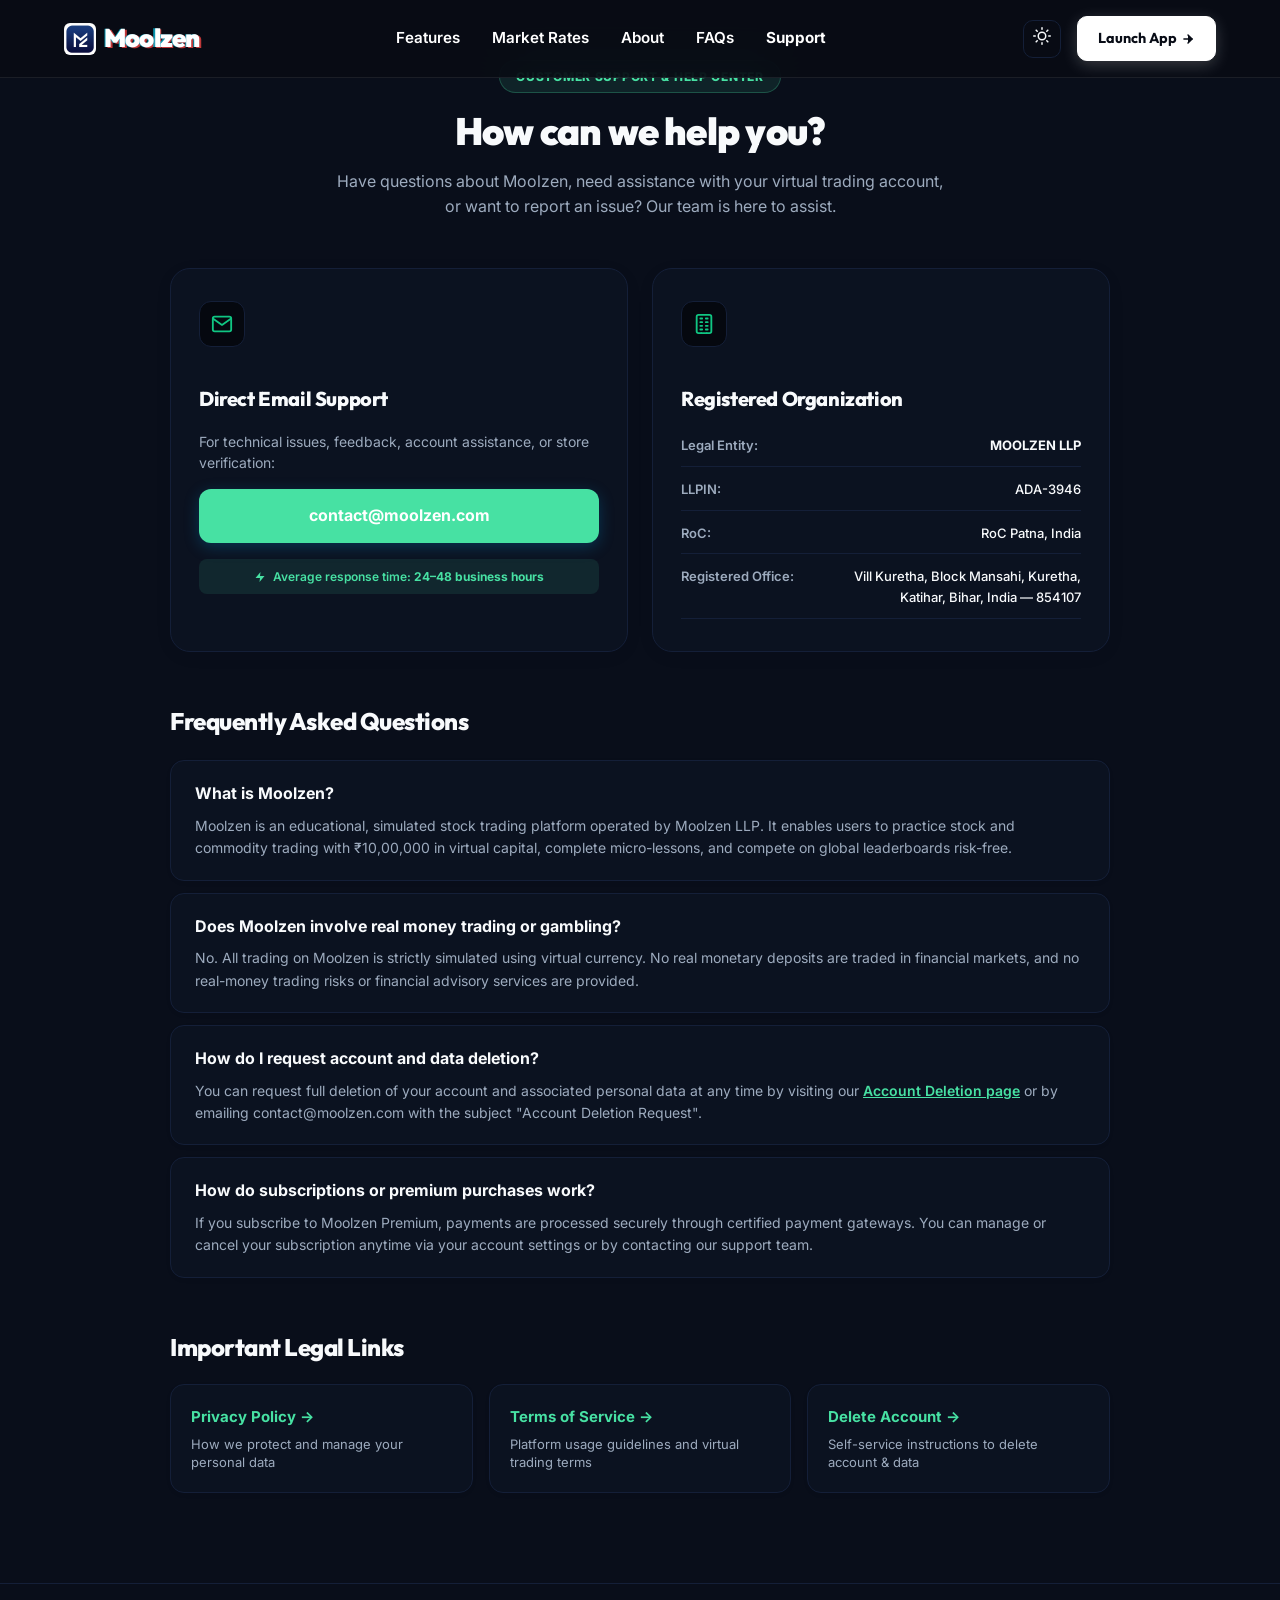
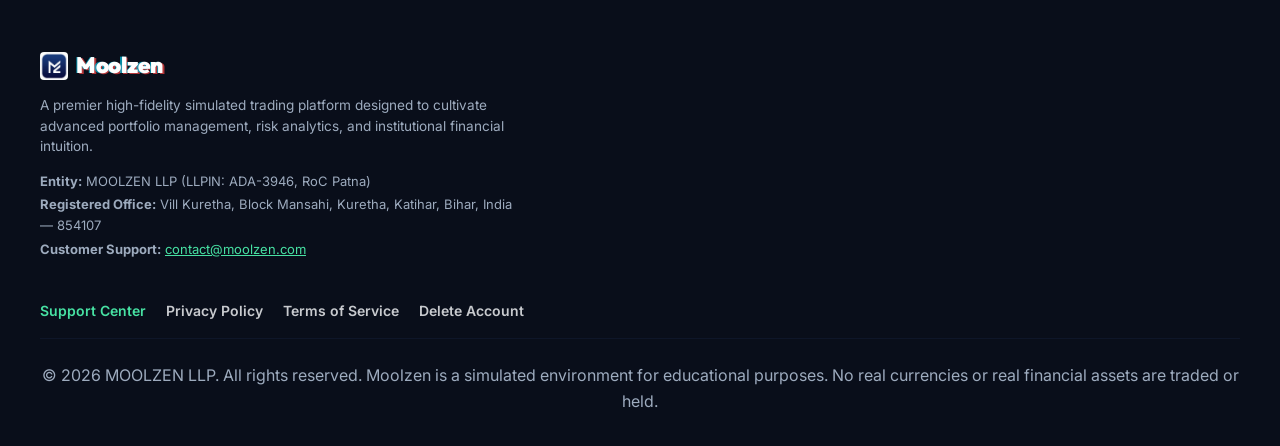
<file: support.html>
<!DOCTYPE html>
<html lang="en">
<head>
  <meta charset="UTF-8">
  <meta name="viewport" content="width=device-width, initial-scale=1.0">
  <meta name="description" content="Moolzen Customer Support & Help Center. Get assistance with your virtual trading account, read FAQs, or contact Moolzen LLP support.">
  <title>Customer Support & Help Center | Moolzen LLP</title>
  <link rel="icon" href="/favicon.png" type="image/png">
  <link rel="preconnect" href="https://fonts.googleapis.com">
  <link rel="preconnect" href="https://fonts.gstatic.com" crossorigin>
  <link href="https://fonts.googleapis.com/css2?family=Inter:wght@400;500;600;700&family=Outfit:wght@500;600;700;800;900&display=swap" rel="stylesheet">
  <link rel="stylesheet" href="/style.css?v=10.0">
  <style>
    body {
      background-color: hsl(var(--bg-primary));
      color: hsl(var(--text-primary));
      font-family: var(--font-sans);
      min-height: 100vh;
      display: flex;
      flex-direction: column;
    }
    .support-container {
      max-width: 980px;
      margin: 0 auto;
      padding: 60px 20px 90px;
      flex: 1;
      width: 100%;
    }
    .support-header {
      text-align: center;
      margin-bottom: 48px;
    }
    .badge-support {
      display: inline-block;
      font-size: 12px;
      font-weight: 800;
      color: hsl(var(--accent-cyan));
      background: hsl(var(--accent-cyan) / 0.1);
      border: 1px solid hsl(var(--accent-cyan) / 0.25);
      padding: 6px 16px;
      border-radius: 999px;
      letter-spacing: 0.06em;
      margin-bottom: 16px;
    }
    .support-title {
      font-size: 38px;
      font-weight: 900;
      color: hsl(var(--text-primary));
      margin-bottom: 14px;
      line-height: 1.2;
    }
    .support-subtitle {
      font-size: 16px;
      color: hsl(var(--text-muted));
      max-width: 620px;
      margin: 0 auto;
      line-height: 1.6;
    }
    .grid-2 {
      display: grid;
      grid-template-columns: repeat(auto-fit, minmax(320px, 1fr));
      gap: 24px;
      margin-bottom: 50px;
    }
    .support-card {
      background: hsl(var(--card-bg));
      border: 1px solid hsl(var(--card-border));
      border-radius: 20px;
      padding: 32px 28px;
      display: flex;
      flex-direction: column;
      gap: 16px;
      box-shadow: 0 4px 20px rgba(0, 0, 0, 0.04);
      transition: transform 0.2s, box-shadow 0.2s;
    }
    .support-card:hover {
      transform: translateY(-2px);
      box-shadow: 0 10px 30px rgba(0, 0, 0, 0.08);
    }
    .card-icon { font-size: 30px; }
    .card-title { font-size: 20px; font-weight: 800; color: hsl(var(--text-primary)); margin: 0; }
    .card-desc { font-size: 14px; color: hsl(var(--text-muted)); line-height: 1.5; margin: 0; }
    .btn-email {
      display: block;
      text-align: center;
      background: hsl(var(--accent-cyan));
      color: #ffffff !important;
      text-decoration: none;
      font-weight: 700;
      font-size: 16px;
      padding: 14px 20px;
      border-radius: 12px;
      box-shadow: 0 4px 15px rgba(2, 132, 199, 0.3);
      transition: opacity 0.2s;
    }
    .btn-email:hover { opacity: 0.9; }
    .response-badge {
      font-size: 12px;
      color: hsl(var(--accent-cyan));
      background: hsl(var(--accent-cyan) / 0.1);
      padding: 8px 12px;
      border-radius: 8px;
      text-align: center;
      font-weight: 600;
    }
    .detail-row {
      display: flex;
      justify-content: space-between;
      gap: 12px;
      border-bottom: 1px solid hsl(var(--card-border));
      padding-bottom: 10px;
      font-size: 13px;
    }
    .detail-label { color: hsl(var(--text-muted)); font-weight: 600; min-width: 120px; }
    .detail-val { color: hsl(var(--text-primary)); text-align: right; flex: 1; font-weight: 500; }
    .faq-item-custom {
      background: hsl(var(--card-bg));
      border: 1px solid hsl(var(--card-border));
      border-radius: 14px;
      padding: 20px 24px;
      margin-bottom: 12px;
      box-shadow: 0 2px 8px rgba(0, 0, 0, 0.02);
    }
    .faq-q { font-size: 16px; font-weight: 700; color: hsl(var(--text-primary)); margin-bottom: 8px; }
    .faq-a { font-size: 14px; color: hsl(var(--text-muted)); line-height: 1.6; margin: 0; }
    .quick-links-grid {
      display: grid;
      grid-template-columns: repeat(auto-fit, minmax(260px, 1fr));
      gap: 16px;
      margin-top: 16px;
    }
    .quick-link-box {
      background: hsl(var(--card-bg));
      border: 1px solid hsl(var(--card-border));
      border-radius: 14px;
      padding: 20px;
      text-decoration: none;
      display: flex;
      flex-direction: column;
      gap: 6px;
      box-shadow: 0 2px 8px rgba(0, 0, 0, 0.02);
      transition: border-color 0.2s;
    }
    .quick-link-box:hover {
      border-color: hsl(var(--accent-cyan));
    }
    .quick-link-title { color: hsl(var(--accent-cyan)); font-size: 15px; font-weight: 700; }
    .quick-link-desc { color: hsl(var(--text-muted)); font-size: 13px; line-height: 1.4; }
  </style>
</head>
<body class="dark-theme">

  <!-- Glow Background Accents -->
  <div class="glow-accent-1" aria-hidden="true"></div>
  <div class="glow-accent-2" aria-hidden="true"></div>

  <!-- Header Section -->
  <header class="navbar-header" id="navbar">
    <div class="navbar-container">
      <a href="/" class="logo-link" style="display: inline-flex; align-items: center; gap: 8px;">
        <img src="/logo.png" alt="Moolzen Logo" style="width: 32px; height: 32px; object-fit: contain; border-radius: 6px;" />
        <span class="logo-text">Moolzen</span>
      </a>
      
      <nav class="nav-links" id="mobile-menu" aria-label="Main Navigation">
        <a href="/#features" class="nav-link">Features</a>
        <a href="/#ticker-section" class="nav-link">Market Rates</a>
        <a href="/#about" class="nav-link">About</a>
        <a href="/#faqs" class="nav-link">FAQs</a>
        <a href="/support" class="nav-link active" style="color: hsl(var(--accent-cyan)); font-weight: 700;">Support</a>
      </nav>

      <div class="nav-actions">
        <button id="theme-toggle" class="theme-toggle-btn" aria-label="Toggle Theme">
          <span class="sun-icon"><svg width="18" height="18" viewBox="0 0 24 24" fill="none" stroke="currentColor" stroke-width="2" stroke-linecap="round" stroke-linejoin="round"><circle cx="12" cy="12" r="5"></circle><line x1="12" y1="1" x2="12" y2="3"></line><line x1="12" y1="21" x2="12" y2="23"></line><line x1="4.22" y1="4.22" x2="5.64" y2="5.64"></line><line x1="18.36" y1="18.36" x2="19.78" y2="19.78"></line><line x1="1" y1="12" x2="3" y2="12"></line><line x1="21" y1="12" x2="23" y2="12"></line><line x1="4.22" y1="19.78" x2="5.64" y2="18.36"></line><line x1="18.36" y1="5.64" x2="19.78" y2="4.22"></line></svg></span>
          <span class="moon-icon"><svg width="18" height="18" viewBox="0 0 24 24" fill="none" stroke="currentColor" stroke-width="2" stroke-linecap="round" stroke-linejoin="round"><path d="M21 12.79A9 9 0 1 1 11.21 3 7 7 0 0 0 21 12.79z"></path></svg></span>
        </button>
        <a href="https://app.moolzen.com" id="btn-launch-header" class="btn-navbar-glow">
          Launch App <svg style="display: inline-block; vertical-align: middle; margin-left: 4px;" width="14" height="14" viewBox="0 0 24 24" fill="none" stroke="currentColor" stroke-width="2.5" stroke-linecap="round" stroke-linejoin="round"><line x1="5" y1="12" x2="19" y2="12"></line><polyline points="12 5 19 12 12 19"></polyline></svg>
        </a>
        <button class="hamburger-btn" id="hamburger-menu" aria-label="Toggle Menu" aria-expanded="false">
          <span class="bar"></span>
          <span class="bar"></span>
          <span class="bar"></span>
        </button>
      </div>
    </div>
  </header>

  <main class="support-container">
    <div class="support-header">
      <span class="badge-support">CUSTOMER SUPPORT &amp; HELP CENTER</span>
      <h1 class="support-title">How can we help you?</h1>
      <p class="support-subtitle">
        Have questions about Moolzen, need assistance with your virtual trading account, or want to report an issue? Our team is here to assist.
      </p>
    </div>

    <div class="grid-2">
      <!-- Contact Card -->
      <div class="support-card">
        <div class="card-icon"><svg width="22" height="22" viewBox="0 0 24 24" fill="none" stroke="currentColor" stroke-width="2" stroke-linecap="round" stroke-linejoin="round"><path d="M4 4h16c1.1 0 2 .9 2 2v12c0 1.1-.9 2-2 2H4c-1.1 0-2-.9-2-2V6c0-1.1.9-2 2-2z"></path><polyline points="22,6 12,13 2,6"></polyline></svg></div>
        <h2 class="card-title">Direct Email Support</h2>
        <p class="card-desc">
          For technical issues, feedback, account assistance, or store verification:
        </p>
        <a href="mailto:contact@moolzen.com" class="btn-email">contact@moolzen.com</a>
        <div class="response-badge">
          <svg width="12" height="12" viewBox="0 0 24 24" fill="currentColor" style="vertical-align: middle; margin-right: 4px;"><polygon points="13 2 3 14 12 14 11 22 21 10 12 10 13 2"></polygon></svg> Average response time: <strong>24–48 business hours</strong>
        </div>
      </div>

      <!-- Company Registered Entity Card -->
      <div class="support-card">
        <div class="card-icon"><svg width="22" height="22" viewBox="0 0 24 24" fill="none" stroke="currentColor" stroke-width="2" stroke-linecap="round" stroke-linejoin="round"><rect x="4" y="2" width="16" height="20" rx="2" ry="2"></rect><line x1="9" y1="22" x2="9" y2="22"></line><line x1="15" y1="22" x2="15" y2="22"></line><line x1="8" y1="6" x2="10" y2="6"></line><line x1="14" y1="6" x2="16" y2="6"></line><line x1="8" y1="10" x2="10" y2="10"></line><line x1="14" y1="10" x2="16" y2="10"></line><line x1="8" y1="14" x2="10" y2="14"></line><line x1="14" y1="14" x2="16" y2="14"></line><line x1="8" y1="18" x2="10" y2="18"></line><line x1="14" y1="18" x2="16" y2="18"></line></svg></div>
        <h2 class="card-title">Registered Organization</h2>
        <div style="display: flex; flex-direction: column; gap: 12px; margin-top: 4px;">
          <div class="detail-row">
            <span class="detail-label">Legal Entity:</span>
            <span class="detail-val"><strong>MOOLZEN LLP</strong></span>
          </div>
          <div class="detail-row">
            <span class="detail-label">LLPIN:</span>
            <span class="detail-val">ADA-3946</span>
          </div>
          <div class="detail-row">
            <span class="detail-label">RoC:</span>
            <span class="detail-val">RoC Patna, India</span>
          </div>
          <div class="detail-row" style="align-items: flex-start;">
            <span class="detail-label">Registered Office:</span>
            <span class="detail-val">Vill Kuretha, Block Mansahi, Kuretha, Katihar, Bihar, India — 854107</span>
          </div>
        </div>
      </div>
    </div>

    <!-- Frequently Asked Questions -->
    <section style="margin-bottom: 50px;">
      <h2 style="font-size: 24px; font-weight: 800; color: hsl(var(--text-primary)); margin-bottom: 20px;">Frequently Asked Questions</h2>
      
      <div class="faq-item-custom">
        <div class="faq-q">What is Moolzen?</div>
        <p class="faq-a">Moolzen is an educational, simulated stock trading platform operated by Moolzen LLP. It enables users to practice stock and commodity trading with ₹10,00,000 in virtual capital, complete micro-lessons, and compete on global leaderboards risk-free.</p>
      </div>

      <div class="faq-item-custom">
        <div class="faq-q">Does Moolzen involve real money trading or gambling?</div>
        <p class="faq-a">No. All trading on Moolzen is strictly simulated using virtual currency. No real monetary deposits are traded in financial markets, and no real-money trading risks or financial advisory services are provided.</p>
      </div>

      <div class="faq-item-custom">
        <div class="faq-q">How do I request account and data deletion?</div>
        <p class="faq-a">You can request full deletion of your account and associated personal data at any time by visiting our <a href="/delete-account" style="color: hsl(var(--accent-cyan)); font-weight: 600;">Account Deletion page</a> or by emailing contact@moolzen.com with the subject &quot;Account Deletion Request&quot;.</p>
      </div>

      <div class="faq-item-custom">
        <div class="faq-q">How do subscriptions or premium purchases work?</div>
        <p class="faq-a">If you subscribe to Moolzen Premium, payments are processed securely through certified payment gateways. You can manage or cancel your subscription anytime via your account settings or by contacting our support team.</p>
      </div>
    </section>

    <!-- Important Links -->
    <section>
      <h2 style="font-size: 24px; font-weight: 800; color: hsl(var(--text-primary)); margin-bottom: 18px;">Important Legal Links</h2>
      <div class="quick-links-grid">
        <a href="/privacy-policy" class="quick-link-box">
          <span class="quick-link-title">Privacy Policy →</span>
          <span class="quick-link-desc">How we protect and manage your personal data</span>
        </a>
        <a href="/terms" class="quick-link-box">
          <span class="quick-link-title">Terms of Service →</span>
          <span class="quick-link-desc">Platform usage guidelines and virtual trading terms</span>
        </a>
        <a href="/delete-account" class="quick-link-box">
          <span class="quick-link-title">Delete Account →</span>
          <span class="quick-link-desc">Self-service instructions to delete account &amp; data</span>
        </a>
      </div>
    </section>
  </main>

  <!-- Footer Section -->
  <footer class="footer-section">
    <div class="footer-container">
      <div class="footer-branding">
        <div style="display: flex; align-items: center; gap: 8px; margin-bottom: 12px;">
          <img src="/logo.png" alt="Moolzen Logo" style="width: 28px; height: 28px; object-fit: contain; border-radius: 4px;" />
          <span class="footer-logo" style="margin-bottom: 0;">Moolzen</span>
        </div>
        <p class="footer-desc">A premier high-fidelity simulated trading platform designed to cultivate advanced portfolio management, risk analytics, and institutional financial intuition.</p>
        <div style="margin-top: 14px; font-size: 13px; line-height: 1.6;">
          <p style="margin: 0;"><strong>Entity:</strong> MOOLZEN LLP (LLPIN: ADA-3946, RoC Patna)</p>
          <p style="margin: 3px 0;"><strong>Registered Office:</strong> Vill Kuretha, Block Mansahi, Kuretha, Katihar, Bihar, India — 854107</p>
          <p style="margin: 3px 0;"><strong>Customer Support:</strong> <a href="mailto:contact@moolzen.com" style="color: hsl(var(--accent-cyan)); text-decoration: underline;">contact@moolzen.com</a></p>
        </div>
      </div>
      <div style="display: flex; flex-wrap: wrap; gap: 20px; align-items: center; justify-content: flex-start; margin: 24px 0 16px; font-size: 14px; font-weight: 600;">
        <a href="/support" style="color: hsl(var(--accent-cyan)); text-decoration: none;">Support Center</a>
        <a href="/privacy-policy" style="color: inherit; opacity: 0.8; text-decoration: none;">Privacy Policy</a>
        <a href="/terms" style="color: inherit; opacity: 0.8; text-decoration: none;">Terms of Service</a>
        <a href="/delete-account" style="color: inherit; opacity: 0.8; text-decoration: none;">Delete Account</a>
      </div>
      <div class="footer-bottom">
        <p class="footer-copyright">&copy; 2026 MOOLZEN LLP. All rights reserved. Moolzen is a simulated environment for educational purposes. No real currencies or real financial assets are traded or held.</p>
      </div>
    </div>
  </footer>

  <script src="/app.js?v=10.0"></script>
</body>
</html>
</file>
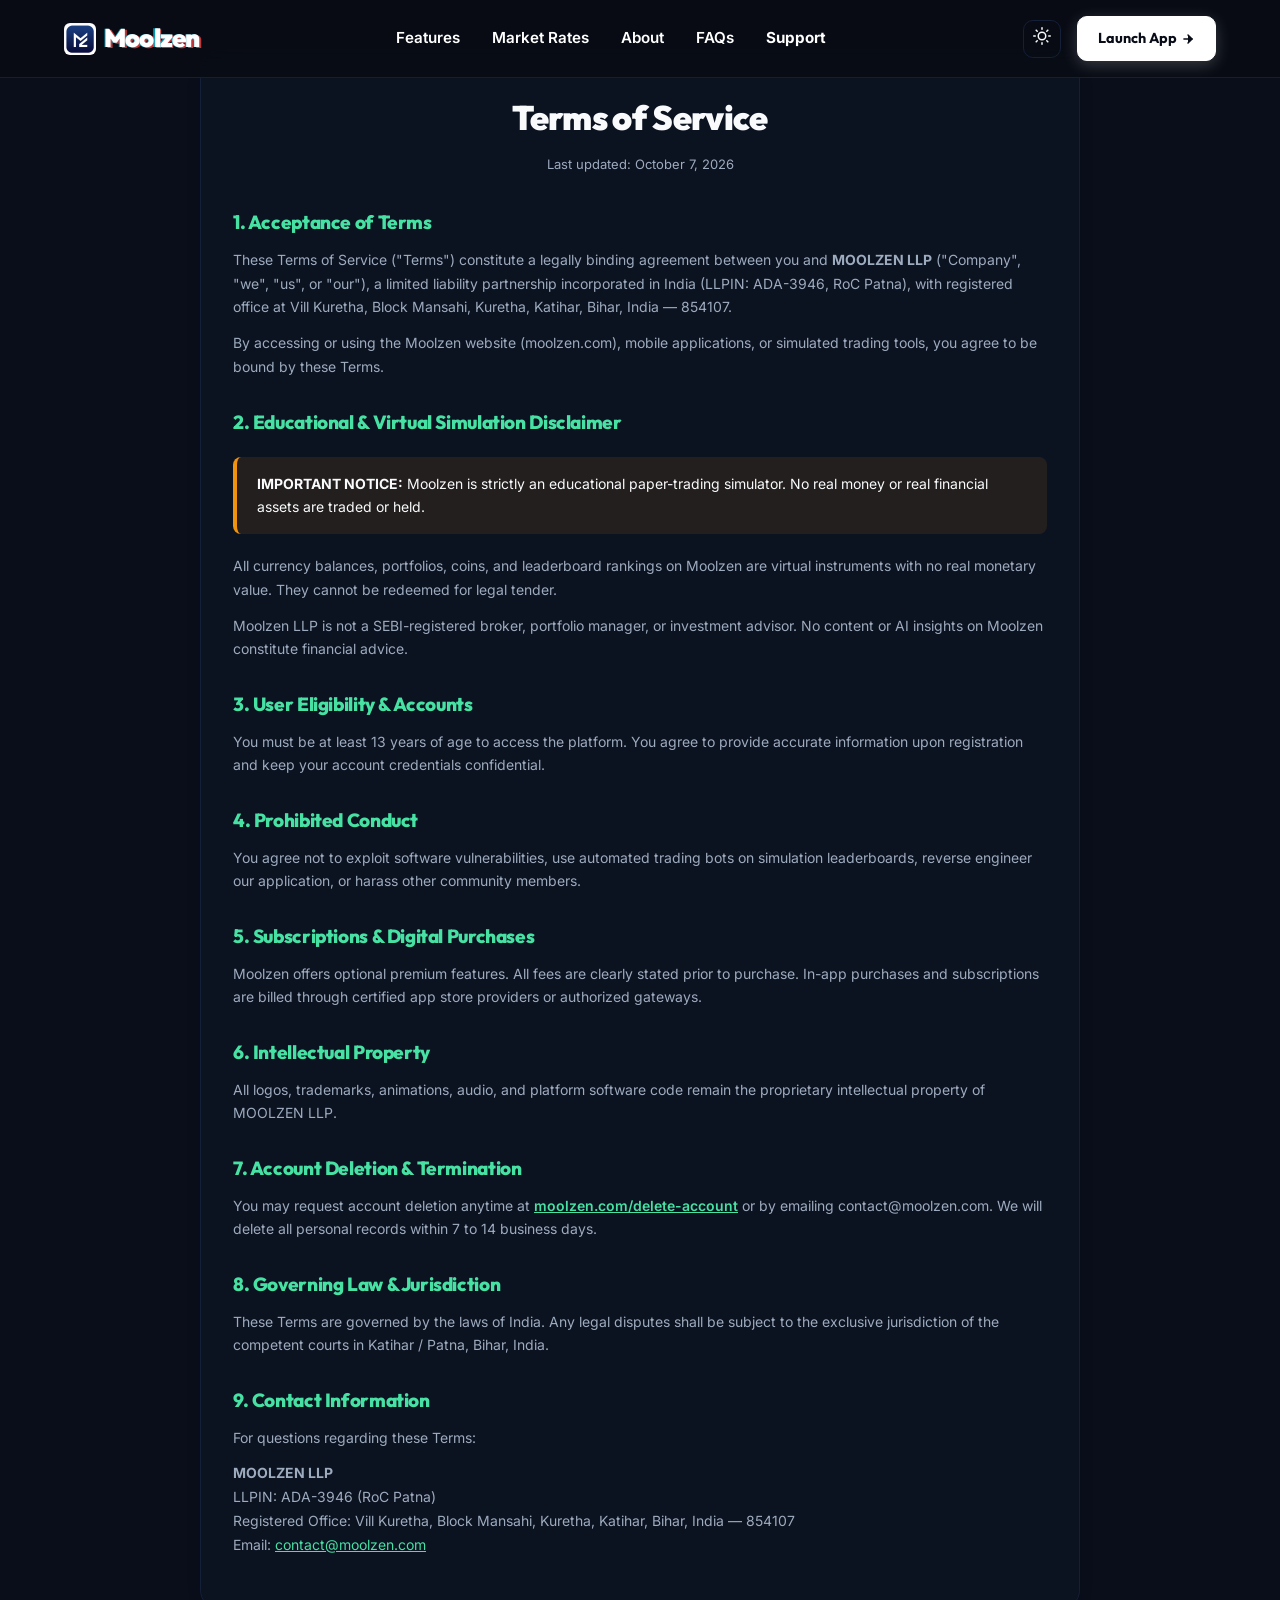
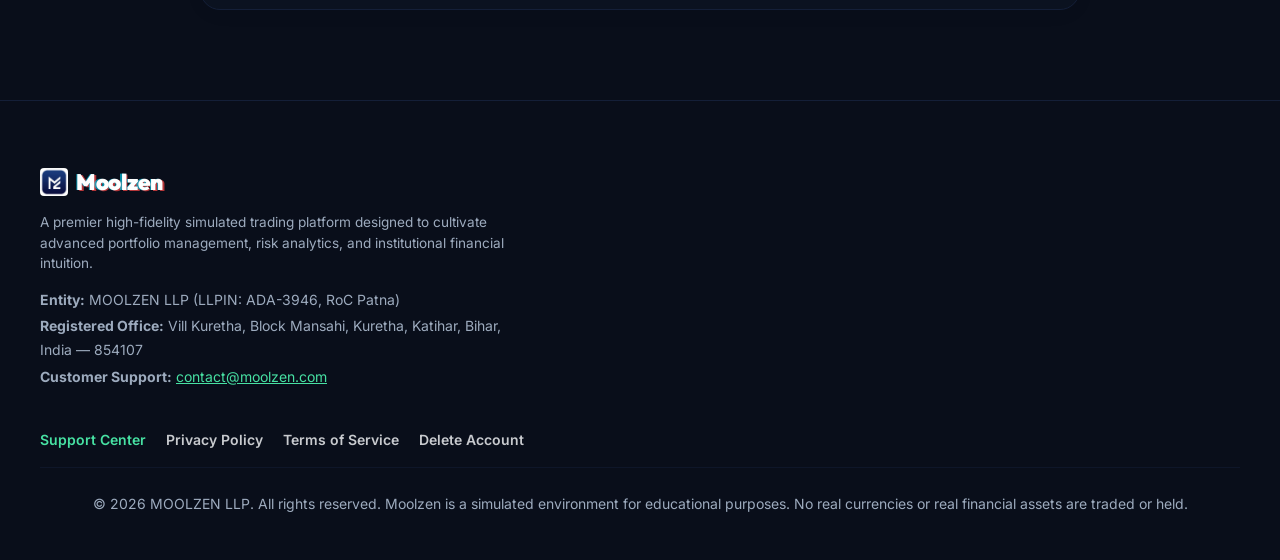
<file: terms.html>
<!DOCTYPE html>
<html lang="en">
<head>
  <meta charset="UTF-8">
  <meta name="viewport" content="width=device-width, initial-scale=1.0">
  <title>Terms of Service | Moolzen LLP</title>
  <link rel="icon" href="/favicon.png" type="image/png">
  <link rel="preconnect" href="https://fonts.googleapis.com">
  <link rel="preconnect" href="https://fonts.gstatic.com" crossorigin>
  <link href="https://fonts.googleapis.com/css2?family=Inter:wght@400;500;600;700&family=Outfit:wght@500;600;700;800;900&display=swap" rel="stylesheet">
  <link rel="stylesheet" href="/style.css?v=10.0">
  <style>
    body {
      background-color: hsl(var(--bg-primary));
      color: hsl(var(--text-primary));
      font-family: var(--font-sans);
      min-height: 100vh;
      display: flex;
      flex-direction: column;
    }
    .content-box {
      max-width: 880px;
      margin: 50px auto 90px;
      padding: 40px 32px;
      background: hsl(var(--card-bg));
      border: 1px solid hsl(var(--card-border));
      border-radius: 20px;
      box-shadow: 0 4px 20px rgba(0, 0, 0, 0.04);
      flex: 1;
      width: 100%;
    }
    h1 { font-size: 34px; font-weight: 900; color: hsl(var(--text-primary)); text-align: center; margin-bottom: 8px; }
    .updated { text-align: center; color: hsl(var(--text-muted)); font-size: 13px; margin-bottom: 32px; }
    h2 { font-size: 19px; font-weight: 800; color: hsl(var(--accent-cyan)); margin-top: 28px; margin-bottom: 10px; }
    p { font-size: 14px; line-height: 1.7; color: hsl(var(--text-muted)); margin-bottom: 12px; }
    ul { font-size: 14px; line-height: 1.7; color: hsl(var(--text-muted)); padding-left: 20px; margin-bottom: 12px; }
    .alert-box {
      background: hsl(var(--accent-yellow) / 0.1);
      border-left: 4px solid hsl(var(--accent-yellow));
      border-radius: 8px;
      padding: 16px 20px;
      font-size: 14px;
      color: hsl(var(--text-primary));
      line-height: 1.6;
      margin: 20px 0;
    }
  </style>
</head>
<body class="dark-theme">

  <!-- Glow Background Accents -->
  <div class="glow-accent-1" aria-hidden="true"></div>
  <div class="glow-accent-2" aria-hidden="true"></div>

  <!-- Header Section -->
  <header class="navbar-header" id="navbar">
    <div class="navbar-container">
      <a href="/" class="logo-link" style="display: inline-flex; align-items: center; gap: 8px;">
        <img src="/logo.png" alt="Moolzen Logo" style="width: 32px; height: 32px; object-fit: contain; border-radius: 6px;" />
        <span class="logo-text">Moolzen</span>
      </a>
      
      <nav class="nav-links" id="mobile-menu" aria-label="Main Navigation">
        <a href="/#features" class="nav-link">Features</a>
        <a href="/#ticker-section" class="nav-link">Market Rates</a>
        <a href="/#about" class="nav-link">About</a>
        <a href="/#faqs" class="nav-link">FAQs</a>
        <a href="/support" class="nav-link" style="color: hsl(var(--accent-cyan)); font-weight: 700;">Support</a>
      </nav>

      <div class="nav-actions">
        <button id="theme-toggle" class="theme-toggle-btn" aria-label="Toggle Theme">
          <span class="sun-icon"><svg width="18" height="18" viewBox="0 0 24 24" fill="none" stroke="currentColor" stroke-width="2" stroke-linecap="round" stroke-linejoin="round"><circle cx="12" cy="12" r="5"></circle><line x1="12" y1="1" x2="12" y2="3"></line><line x1="12" y1="21" x2="12" y2="23"></line><line x1="4.22" y1="4.22" x2="5.64" y2="5.64"></line><line x1="18.36" y1="18.36" x2="19.78" y2="19.78"></line><line x1="1" y1="12" x2="3" y2="12"></line><line x1="21" y1="12" x2="23" y2="12"></line><line x1="4.22" y1="19.78" x2="5.64" y2="18.36"></line><line x1="18.36" y1="5.64" x2="19.78" y2="4.22"></line></svg></span>
          <span class="moon-icon"><svg width="18" height="18" viewBox="0 0 24 24" fill="none" stroke="currentColor" stroke-width="2" stroke-linecap="round" stroke-linejoin="round"><path d="M21 12.79A9 9 0 1 1 11.21 3 7 7 0 0 0 21 12.79z"></path></svg></span>
        </button>
        <a href="https://app.moolzen.com" id="btn-launch-header" class="btn-navbar-glow">
          Launch App <svg style="display: inline-block; vertical-align: middle; margin-left: 4px;" width="14" height="14" viewBox="0 0 24 24" fill="none" stroke="currentColor" stroke-width="2.5" stroke-linecap="round" stroke-linejoin="round"><line x1="5" y1="12" x2="19" y2="12"></line><polyline points="12 5 19 12 12 19"></polyline></svg>
        </a>
        <button class="hamburger-btn" id="hamburger-menu" aria-label="Toggle Menu" aria-expanded="false">
          <span class="bar"></span>
          <span class="bar"></span>
          <span class="bar"></span>
        </button>
      </div>
    </div>
  </header>

  <main style="padding: 0 20px;">
    <div class="content-box">
      <h1>Terms of Service</h1>
      <p class="updated">Last updated: October 7, 2026</p>

      <h2>1. Acceptance of Terms</h2>
      <p>These Terms of Service (&quot;Terms&quot;) constitute a legally binding agreement between you and <strong>MOOLZEN LLP</strong> (&quot;Company&quot;, &quot;we&quot;, &quot;us&quot;, or &quot;our&quot;), a limited liability partnership incorporated in India (LLPIN: ADA-3946, RoC Patna), with registered office at Vill Kuretha, Block Mansahi, Kuretha, Katihar, Bihar, India — 854107.</p>
      <p>By accessing or using the Moolzen website (moolzen.com), mobile applications, or simulated trading tools, you agree to be bound by these Terms.</p>

      <h2>2. Educational &amp; Virtual Simulation Disclaimer</h2>
      <div class="alert-box">
        <strong style="color: hsl(var(--text-primary));">IMPORTANT NOTICE:</strong> Moolzen is strictly an educational paper-trading simulator. No real money or real financial assets are traded or held.
      </div>
      <p>All currency balances, portfolios, coins, and leaderboard rankings on Moolzen are virtual instruments with no real monetary value. They cannot be redeemed for legal tender.</p>
      <p>Moolzen LLP is not a SEBI-registered broker, portfolio manager, or investment advisor. No content or AI insights on Moolzen constitute financial advice.</p>

      <h2>3. User Eligibility &amp; Accounts</h2>
      <p>You must be at least 13 years of age to access the platform. You agree to provide accurate information upon registration and keep your account credentials confidential.</p>

      <h2>4. Prohibited Conduct</h2>
      <p>You agree not to exploit software vulnerabilities, use automated trading bots on simulation leaderboards, reverse engineer our application, or harass other community members.</p>

      <h2>5. Subscriptions &amp; Digital Purchases</h2>
      <p>Moolzen offers optional premium features. All fees are clearly stated prior to purchase. In-app purchases and subscriptions are billed through certified app store providers or authorized gateways.</p>

      <h2>6. Intellectual Property</h2>
      <p>All logos, trademarks, animations, audio, and platform software code remain the proprietary intellectual property of MOOLZEN LLP.</p>

      <h2>7. Account Deletion &amp; Termination</h2>
      <p>You may request account deletion anytime at <a href="/delete-account" style="color: hsl(var(--accent-cyan)); font-weight: 600;">moolzen.com/delete-account</a> or by emailing contact@moolzen.com. We will delete all personal records within 7 to 14 business days.</p>

      <h2>8. Governing Law &amp; Jurisdiction</h2>
      <p>These Terms are governed by the laws of India. Any legal disputes shall be subject to the exclusive jurisdiction of the competent courts in Katihar / Patna, Bihar, India.</p>

      <h2>9. Contact Information</h2>
      <p>For questions regarding these Terms:</p>
      <p><strong>MOOLZEN LLP</strong><br>
      LLPIN: ADA-3946 (RoC Patna)<br>
      Registered Office: Vill Kuretha, Block Mansahi, Kuretha, Katihar, Bihar, India — 854107<br>
      Email: <a href="mailto:contact@moolzen.com" style="color: hsl(var(--accent-cyan)); text-decoration: underline;">contact@moolzen.com</a></p>
    </div>
  </main>

  <!-- Footer Section -->
  <footer class="footer-section">
    <div class="footer-container">
      <div class="footer-branding">
        <div style="display: flex; align-items: center; gap: 8px; margin-bottom: 12px;">
          <img src="/logo.png" alt="Moolzen Logo" style="width: 28px; height: 28px; object-fit: contain; border-radius: 4px;" />
          <span class="footer-logo" style="margin-bottom: 0;">Moolzen</span>
        </div>
        <p class="footer-desc">A premier high-fidelity simulated trading platform designed to cultivate advanced portfolio management, risk analytics, and institutional financial intuition.</p>
        <div style="margin-top: 14px; font-size: 13px; line-height: 1.6;">
          <p style="margin: 0;"><strong>Entity:</strong> MOOLZEN LLP (LLPIN: ADA-3946, RoC Patna)</p>
          <p style="margin: 3px 0;"><strong>Registered Office:</strong> Vill Kuretha, Block Mansahi, Kuretha, Katihar, Bihar, India — 854107</p>
          <p style="margin: 3px 0;"><strong>Customer Support:</strong> <a href="mailto:contact@moolzen.com" style="color: hsl(var(--accent-cyan)); text-decoration: underline;">contact@moolzen.com</a></p>
        </div>
      </div>
      <div style="display: flex; flex-wrap: wrap; gap: 20px; align-items: center; justify-content: flex-start; margin: 24px 0 16px; font-size: 14px; font-weight: 600;">
        <a href="/support" style="color: hsl(var(--accent-cyan)); text-decoration: none;">Support Center</a>
        <a href="/privacy-policy" style="color: inherit; opacity: 0.8; text-decoration: none;">Privacy Policy</a>
        <a href="/terms" style="color: inherit; opacity: 0.8; text-decoration: none;">Terms of Service</a>
        <a href="/delete-account" style="color: inherit; opacity: 0.8; text-decoration: none;">Delete Account</a>
      </div>
      <div class="footer-bottom">
        <p class="footer-copyright">&copy; 2026 MOOLZEN LLP. All rights reserved. Moolzen is a simulated environment for educational purposes. No real currencies or real financial assets are traded or held.</p>
      </div>
    </div>
  </footer>

  <script src="/app.js?v=10.0"></script>
</body>
</html>
</file>
<file: style.css>
/* --- MOOLZEN MARKETING SYSTEM STYLES --- */

/* Font & Variable Definitions */
/* Font & Variable Definitions - DEFAULT DARK THEME */
:root {
  --font-sans: 'Inter', -apple-system, BlinkMacSystemFont, "Segoe UI", Roboto, sans-serif;
  --font-display: 'Plus Jakarta Sans', 'Outfit', sans-serif;

  /* Default Dark Mode (Moolzen Obsidian & Emerald) */
  --bg-primary: 222 47% 7%;        /* #080C14 - Deep Obsidian Slate */
  --bg-secondary: 222 47% 4%;       /* #030712 - Rich Void Slate */
  --bg-tertiary: 222 47% 3%;        /* #02050D - Ultra Dark */
  --card-bg: 222 47% 9% / 0.85;     /* Semi-transparent Glass */
  --card-border: 222 47% 15%;      /* Subtle Slate Border */
  
  /* Vibrant Accents */
  --accent-primary: 158 85% 42%;   /* Emerald Green */
  --accent-cyan: 156 72% 58%;      /* Mint */
  --accent-pink: 12 90% 52%;
  --accent-green: 142 70% 40%;
  --accent-yellow: 35 90% 50%;

  /* Text Colors */
  --text-primary: 210 40% 98%;    /* Crisp White Text */
  --text-muted: 215 20% 68%;      /* Muted Slate Text */
}

/* Optional Light Mode Override (Opt-in only via .light-theme) */
.light-theme {
  --bg-primary: 0 0% 100%;        /* #FFFFFF */
  --bg-secondary: 0 0% 98%;       /* #FAFAFA */
  --bg-tertiary: 0 0% 95%;        /* #F1F1F1 */
  --card-bg: 0 0% 100% / 0.95;
  --card-border: 0 0% 90%;
  
  --accent-primary: 215 90% 50%;
  --accent-cyan: 200 95% 45%;
  --accent-pink: 12 90% 52%;
  --accent-green: 142 70% 40%;
  --accent-yellow: 35 90% 50%;

  --text-primary: 215 25% 15%;
  --text-muted: 215 16% 47%;
}

.dark-theme {
  --bg-primary: 222 47% 7%;
  --bg-secondary: 222 47% 4%;
  --bg-tertiary: 222 47% 3%;
  --card-bg: 222 47% 9% / 0.85;
  --card-border: 222 47% 15%;
  --text-primary: 210 40% 98%;
  --text-muted: 215 20% 68%;
}

/* Base resets & layouts */
* {
  box-sizing: border-box;
  margin: 0;
  padding: 0;
  scroll-behavior: smooth;
}

html, body {
  width: 100%;
  overflow-x: hidden;
}

body {
  font-family: var(--font-sans);
  background-color: hsl(var(--bg-primary));
  color: hsl(var(--text-primary));
  line-height: 1.6;
  position: relative;
  min-height: 100vh;
}

/* Premium scrollbar */
::-webkit-scrollbar {
  width: 8px;
}
::-webkit-scrollbar-track {
  background: hsl(var(--bg-primary));
}
::-webkit-scrollbar-thumb {
  background: hsl(var(--bg-secondary));
  border-radius: 99px;
  border: 2px solid hsl(var(--bg-primary));
}
::-webkit-scrollbar-thumb:hover {
  background: rgba(16, 185, 129, 0.5);
}

/* ========================================================
   ROBINHOOD-INSPIRED DYNAMIC BACKGROUND SYSTEM
   ======================================================== */
.moolzen-dynamic-bg {
  position: fixed;
  top: 0;
  left: 0;
  width: 100vw;
  height: 100vh;
  pointer-events: none !important;
  z-index: 0;
  overflow: hidden;
  background-color: transparent;
}

/* 1. Fluid Ambient Gradient Orbs */
.bg-orb {
  position: absolute;
  border-radius: 50%;
  filter: blur(120px);
  opacity: 0.22;
  will-change: transform, opacity;
  pointer-events: none;
}

.dark-theme .bg-orb {
  opacity: 0.28;
}

/* Primary Emerald Aura in upper hero zone */
.bg-orb-1 {
  top: -15%;
  left: 5%;
  width: 65vw;
  height: 65vw;
  max-width: 900px;
  max-height: 900px;
  background: radial-gradient(circle, rgba(16, 185, 129, 0.45) 0%, rgba(5, 150, 105, 0.2) 45%, transparent 70%);
  animation: floatOrb1 28s ease-in-out infinite alternate;
}

/* Fresh Mint Aura drifting mid-screen */
.bg-orb-2 {
  top: 35%;
  right: -10%;
  width: 55vw;
  height: 55vw;
  max-width: 800px;
  max-height: 800px;
  background: radial-gradient(circle, rgba(52, 211, 153, 0.35) 0%, rgba(14, 165, 233, 0.15) 50%, transparent 70%);
  animation: floatOrb2 36s ease-in-out infinite alternate;
}

/* Soft Lime & Deep Emerald Aura in lower section */
.bg-orb-3 {
  bottom: -20%;
  left: 20%;
  width: 70vw;
  height: 70vw;
  max-width: 950px;
  max-height: 950px;
  background: radial-gradient(circle, rgba(132, 204, 22, 0.25) 0%, rgba(16, 185, 129, 0.2) 45%, transparent 70%);
  animation: floatOrb3 42s ease-in-out infinite alternate;
}

/* Interactive Cursor Ambient Follow Aura */
.bg-orb-cursor {
  position: absolute;
  top: 0;
  left: 0;
  width: 650px;
  height: 650px;
  margin-top: -325px;
  margin-left: -325px;
  border-radius: 50%;
  background: radial-gradient(circle, rgba(16, 185, 129, 0.18) 0%, rgba(52, 211, 153, 0.08) 35%, transparent 70%);
  filter: blur(80px);
  pointer-events: none;
  opacity: 0;
  transition: opacity 0.6s ease;
  will-change: transform;
}

.bg-orb-cursor.active {
  opacity: 1;
}

/* Keyframes for organic drifting fluid motion */
@keyframes floatOrb1 {
  0% { transform: translate3d(0, 0, 0) scale(1); }
  50% { transform: translate3d(8%, 12%, 0) scale(1.1); }
  100% { transform: translate3d(-6%, 6%, 0) scale(0.95); }
}

@keyframes floatOrb2 {
  0% { transform: translate3d(0, 0, 0) scale(1); }
  50% { transform: translate3d(-10%, -8%, 0) scale(1.08); }
  100% { transform: translate3d(5%, 10%, 0) scale(0.92); }
}

@keyframes floatOrb3 {
  0% { transform: translate3d(0, 0, 0) scale(1); }
  50% { transform: translate3d(10%, -10%, 0) scale(1.05); }
  100% { transform: translate3d(-8%, -5%, 0) scale(0.98); }
}

/* 2. Precision Financial Matrix Grid */
.bg-market-grid {
  position: absolute;
  inset: 0;
  background-image: 
    linear-gradient(to right, rgba(255, 255, 255, 0.025) 1px, transparent 1px),
    linear-gradient(to bottom, rgba(255, 255, 255, 0.025) 1px, transparent 1px);
  background-size: 80px 80px;
  mask-image: radial-gradient(ellipse 90% 80% at 50% 35%, black 20%, transparent 85%);
  -webkit-mask-image: radial-gradient(ellipse 90% 80% at 50% 35%, black 20%, transparent 85%);
  opacity: 0.9;
  pointer-events: none;
}

body:not(.dark-theme) .bg-market-grid {
  background-image: 
    linear-gradient(to right, rgba(16, 185, 129, 0.04) 1px, transparent 1px),
    linear-gradient(to bottom, rgba(16, 185, 129, 0.04) 1px, transparent 1px);
}

/* 3. Dynamic Financial Curves & Visualizations Canvas */
.bg-market-canvas {
  position: absolute;
  top: 0;
  left: 0;
  width: 100%;
  height: 100%;
  pointer-events: none;
}

/* 4. Vignette for contrast and seamless section blending */
.bg-depth-vignette {
  position: absolute;
  inset: 0;
  background: radial-gradient(circle at center, transparent 40%, rgba(2, 6, 23, 0.45) 100%);
  pointer-events: none;
}

body:not(.dark-theme) .bg-depth-vignette {
  background: radial-gradient(circle at center, transparent 40%, rgba(248, 250, 252, 0.45) 100%);
}

/* Typography styles */
h1, h2, h3, h4 {
  font-family: var(--font-display);
  font-weight: 700;
  letter-spacing: -0.02em;
  color: hsl(var(--text-primary));
}

p {
  color: hsl(var(--text-muted));
}

.gradient-text {
  background: linear-gradient(135deg, #10b981 0%, #34d399 45%, #38bdf8 100%);
  -webkit-background-clip: text;
  -webkit-text-fill-color: transparent;
}

/* Button aesthetics */
.btn-navbar-glow {
  background: #ffffff !important;
  color: #080c16 !important;
  text-decoration: none;
  font-family: var(--font-display);
  font-weight: 700;
  font-size: 0.9rem;
  padding: 10px 20px;
  border-radius: 10px;
  border: 1px solid #ffffff !important;
  cursor: pointer;
  transition: all 0.25s ease;
  box-shadow: 0 4px 16px rgba(255, 255, 255, 0.2) !important;
  display: inline-flex;
  align-items: center;
}

.btn-navbar-glow svg {
  color: #080c16 !important;
  fill: currentColor;
}

.btn-navbar-glow:hover {
  background: #f1f5f9 !important;
  border-color: #e2e8f0 !important;
  color: #000000 !important;
  transform: translateY(-1px);
  box-shadow: 0 6px 22px rgba(255, 255, 255, 0.3) !important;
}

.btn-primary-glow {
  background: #ffffff !important;
  color: #080c16 !important;
  text-decoration: none;
  font-family: var(--font-display);
  font-weight: 700;
  font-size: 1.05rem;
  padding: 14px 28px;
  border-radius: 12px;
  display: inline-flex;
  align-items: center;
  gap: 8px;
  transition: all 0.25s cubic-bezier(0.4, 0, 0.2, 1);
  box-shadow: 0 4px 16px rgba(255, 255, 255, 0.18) !important;
  border: 1px solid #ffffff !important;
}

.btn-primary-glow svg {
  color: #080c16 !important;
  fill: currentColor;
}

.btn-primary-glow:hover {
  background: #f1f5f9 !important;
  border-color: #e2e8f0 !important;
  color: #000000 !important;
  transform: translateY(-2px);
  box-shadow: 0 8px 24px rgba(255, 255, 255, 0.28) !important;
}

.btn-card-white,
.btn-secondary-outline {
  color: #080c16 !important;
  text-decoration: none;
  background: #ffffff !important;
  border: 1px solid #ffffff !important;
  font-family: var(--font-display);
  font-weight: 700;
  font-size: 1.05rem;
  padding: 14px 28px;
  border-radius: 12px;
  display: inline-flex;
  align-items: center;
  gap: 8px;
  transition: all 0.2s ease;
  box-shadow: 0 4px 16px rgba(255, 255, 255, 0.18);
}

.btn-card-white svg,
.btn-secondary-outline svg {
  color: #080c16 !important;
  fill: currentColor;
}

.btn-card-white:hover,
.btn-secondary-outline:hover {
  background: #f1f5f9 !important;
  border-color: #e2e8f0 !important;
  color: #000000 !important;
  transform: translateY(-2px);
  box-shadow: 0 6px 22px rgba(255, 255, 255, 0.28);
}

/* Header & Navbar navigation */
.navbar-header {
  position: fixed;
  top: 0;
  left: 0;
  width: 100%;
  background: rgba(8, 12, 20, 0.88);
  backdrop-filter: blur(20px);
  -webkit-backdrop-filter: blur(20px);
  border-bottom: 1px solid rgba(255, 255, 255, 0.08);
  z-index: 1000;
  transition: all 0.3s ease;
}

.navbar-header.scrolled {
  padding: 6px 0;
  background: rgba(8, 12, 20, 0.96);
  box-shadow: 0 4px 30px rgba(0, 0, 0, 0.5);
  border-bottom-color: rgba(16, 185, 129, 0.2);
}

.navbar-container {
  max-width: 1200px;
  margin: 0 auto;
  padding: 16px 24px;
  display: flex;
  justify-content: space-between;
  align-items: center;
}

.nav-actions {
  display: flex;
  align-items: center;
  gap: 16px;
}

.logo-link {
  text-decoration: none;
}

.logo-text {
  font-family: var(--font-display);
  font-size: 1.6rem;
  font-weight: 900;
  color: #ffffff !important;
  -webkit-text-fill-color: #ffffff !important;
  background: none;
  letter-spacing: -0.03em;
  text-shadow: 0 0 20px rgba(16, 185, 129, 0.35);
  transition: all 0.2s ease;
}

.logo-link:hover .logo-text {
  text-shadow: 0 0 25px rgba(52, 211, 153, 0.6);
}

.nav-links {
  display: flex;
  gap: 32px;
}

.nav-link {
  color: #ffffff !important;
  text-decoration: none;
  font-size: 0.95rem;
  font-weight: 600;
  transition: all 0.2s ease;
}

.nav-link:hover {
  color: #34d399 !important;
  opacity: 1;
}

/* Light Theme Overrides (when explicitly toggled) */
.light-theme .navbar-header {
  background: rgba(255, 255, 255, 0.92);
  border-bottom: 1px solid rgba(0, 0, 0, 0.08);
}

.light-theme .logo-text {
  color: #080c16 !important;
  -webkit-text-fill-color: #080c16 !important;
  text-shadow: none !important;
}

.light-theme .nav-link {
  color: #0f172a !important;
}

.light-theme .nav-link:hover {
  color: #059669 !important;
}

.hamburger-btn {
  display: none;
  background: none;
  border: none;
  cursor: pointer;
  flex-direction: column;
  gap: 5px;
}

.hamburger-btn .bar {
  width: 22px;
  height: 2px;
  background-color: hsl(var(--text-primary));
  border-radius: 4px;
  transition: all 0.25s ease;
}

/* Hero elements */
.hero-section {
  padding: 160px 24px 80px 24px;
  display: flex;
  justify-content: center;
  position: relative;
  z-index: 1;
}

.hero-container {
  width: 100%;
  max-width: 900px;
  text-align: center;
  display: flex;
  flex-direction: column;
  align-items: center;
}

.hero-badge {
  background: rgba(16, 185, 129, 0.12);
  border: 1px solid rgba(52, 211, 153, 0.35);
  color: #34d399;
  font-size: 0.85rem;
  font-weight: 700;
  padding: 6px 18px;
  border-radius: 99px;
  margin-bottom: 24px;
  display: inline-flex;
  align-items: center;
  gap: 8px;
  box-shadow: 0 0 25px rgba(16, 185, 129, 0.18);
  backdrop-filter: blur(12px);
  -webkit-backdrop-filter: blur(12px);
}

.hero-title {
  font-size: 4rem;
  line-height: 1.15;
  font-weight: 900;
  margin-bottom: 24px;
}

.hero-description {
  font-size: 1.2rem;
  max-width: 680px;
  margin: 0 auto 36px auto;
  line-height: 1.55;
}

.hero-buttons {
  display: flex;
  gap: 16px;
  margin-bottom: 64px;
}

/* Glassmorphism Interactive Mockup showcase card styles */
.mockup-showcase-container {
  width: 100%;
  max-width: 820px;
  background: radial-gradient(circle at top center, rgba(16, 185, 129, 0.28) 0%, rgba(52, 211, 153, 0.08) 50%, transparent 75%);
  padding: 1px;
  border-radius: 24px;
  margin: 20px auto 0 auto;
  box-shadow: 0 24px 60px -15px rgba(0, 0, 0, 0.6), 0 0 50px -10px rgba(16, 185, 129, 0.2);
  position: relative;
  transition: transform 0.4s ease, box-shadow 0.4s ease;
}

.mockup-showcase-container:hover {
  transform: translateY(-4px);
  box-shadow: 0 30px 70px -15px rgba(0, 0, 0, 0.7), 0 0 65px -8px rgba(16, 185, 129, 0.3);
}

.glass-mockup {
  background: hsl(var(--bg-secondary));
  border: 1px solid hsl(var(--card-border));
  border-radius: 23px;
  overflow: hidden;
  box-shadow: 0 20px 40px rgba(0, 0, 0, 0.08), 0 0 1px 1px hsl(var(--accent-primary) / 0.05);
}

.mockup-header {
  background: hsl(var(--bg-tertiary));
  padding: 12px 18px;
  display: flex;
  align-items: center;
  border-bottom: 1px solid hsl(var(--card-border));
}

.mockup-dots {
  display: flex;
  gap: 6px;
}

.mockup-dots .dot {
  width: 10px;
  height: 10px;
  border-radius: 50%;
}

.dot.red { background-color: #ef4444; }
.dot.yellow { background-color: #f59e0b; }
.dot.green { background-color: #10b981; }

.mockup-address-bar {
  flex: 1;
  text-align: center;
  margin: 0 16px;
  background: hsl(var(--bg-primary) / 0.4);
  border: 1px solid hsl(var(--card-border));
  color: hsl(var(--text-muted));
  font-size: 0.75rem;
  padding: 4px 16px;
  border-radius: 6px;
  max-width: 320px;
}

.mockup-body {
  display: flex;
  height: 400px;
  text-align: left;
}

.mockup-sidebar {
  width: 160px;
  background: hsl(var(--bg-secondary));
  border-right: 1px solid hsl(var(--card-border));
  padding: 20px 12px;
  display: flex;
  flex-direction: column;
  gap: 8px;
}

.sidebar-item {
  font-size: 0.8rem;
  color: hsl(var(--text-muted));
  padding: 8px 12px;
  border-radius: 8px;
  cursor: pointer;
  font-weight: 500;
  transition: all 0.2s ease;
  display: flex;
  align-items: center;
  gap: 10px;
}

.sidebar-item svg {
  flex-shrink: 0;
  color: currentColor;
  transition: transform 0.2s ease;
}

.sidebar-item:hover svg {
  transform: scale(1.12);
}

.sidebar-item.active {
  background: hsl(var(--accent-primary) / 0.12);
  color: hsl(var(--accent-primary));
  font-weight: 700;
}

.sidebar-item.active svg {
  color: hsl(var(--accent-primary));
  filter: drop-shadow(0 0 6px hsl(var(--accent-primary) / 0.45));
}

.mockup-content {
  flex: 1;
  padding: 24px;
  display: flex;
  flex-direction: column;
  gap: 20px;
  overflow-y: auto;
}

.mockup-stats-row {
  display: flex;
  gap: 16px;
}

.mockup-stat-card {
  flex: 1;
  background: hsl(var(--bg-primary));
  border: 1px solid hsl(var(--card-border));
  padding: 16px;
  border-radius: 12px;
  display: flex;
  flex-direction: column;
}

.stat-label {
  font-size: 0.7rem;
  color: hsl(var(--text-muted));
  text-transform: uppercase;
  font-weight: 700;
  letter-spacing: 0.05em;
}

.stat-value {
  font-size: 1.4rem;
  font-family: var(--font-display);
  font-weight: 800;
  margin-top: 4px;
}

.mockup-inner-grid {
  display: flex;
  gap: 16px;
  flex: 1;
}

.mockup-panel {
  flex: 1.2;
  background: hsl(var(--bg-primary));
  border: 1px solid hsl(var(--card-border));
  border-radius: 12px;
  padding: 16px;
  display: flex;
  flex-direction: column;
}

.mockup-panel.side-panel {
  flex: 0.8;
}

.panel-header {
  display: flex;
  justify-content: space-between;
  align-items: center;
  margin-bottom: 12px;
}

.panel-header h3 {
  font-size: 0.85rem;
  text-transform: uppercase;
  color: hsl(var(--text-muted));
  letter-spacing: 0.05em;
}

.refresh-icon {
  font-size: 0.75rem;
  cursor: pointer;
}

.mockup-list {
  display: flex;
  flex-direction: column;
  gap: 8px;
}

.list-row {
  display: flex;
  justify-content: space-between;
  align-items: center;
  background: hsl(var(--bg-secondary) / 0.4);
  padding: 8px 12px;
  border-radius: 8px;
  border: 1px solid hsl(var(--card-border) / 0.5);
}

.stock-info {
  display: flex;
  flex-direction: column;
}

.stock-info strong {
  font-size: 0.85rem;
}

.stock-info span {
  font-size: 0.65rem;
  color: hsl(var(--text-muted));
}

.stock-graph-placeholder {
  width: 60px;
  height: 20px;
  background: linear-gradient(90deg, transparent, hsl(var(--accent-green) / 0.15), transparent);
  border-radius: 4px;
}

.stock-graph-placeholder.down {
  background: linear-gradient(90deg, transparent, hsl(var(--accent-pink) / 0.15), transparent);
}

.stock-price {
  font-size: 0.8rem;
  font-weight: 700;
  text-align: right;
  display: flex;
  flex-direction: column;
}

.price-change {
  font-size: 0.65rem;
}

.recommended-box {
  background: hsl(var(--bg-secondary) / 0.6);
  padding: 12px;
  border-radius: 8px;
  border-left: 3px solid hsl(var(--accent-primary));
  height: 100%;
  display: flex;
  flex-direction: column;
  justify-content: space-between;
}

.lesson-tag {
  font-size: 0.65rem;
  font-weight: 700;
  color: hsl(var(--accent-cyan));
  text-transform: uppercase;
}

.recommended-box h4 {
  font-size: 0.85rem;
  margin: 4px 0;
}

.recommended-box p {
  font-size: 0.7rem;
  line-height: 1.3;
  margin-bottom: 8px;
}

.btn-mockup-action {
  background: hsl(var(--accent-cyan));
  color: #fff;
  border: none;
  padding: 6px 12px;
  border-radius: 6px;
  font-size: 0.7rem;
  font-weight: 700;
  cursor: pointer;
  align-self: flex-start;
}

/* Stock Sliding Ticker Section */
.ticker-section {
  width: 100%;
  background: hsl(var(--bg-secondary) / 0.75);
  backdrop-filter: blur(16px);
  -webkit-backdrop-filter: blur(16px);
  border-top: 1px solid rgba(255, 255, 255, 0.06);
  border-bottom: 1px solid rgba(255, 255, 255, 0.06);
  padding: 14px 0;
  overflow: hidden;
  position: relative;
  z-index: 1;
}

.ticker-wrapper {
  width: 100%;
}

.ticker-content {
  display: flex;
  white-space: nowrap;
  animation: ticker-slide 30s linear infinite;
  gap: 40px;
  width: max-content;
}

.ticker-item {
  display: inline-flex;
  align-items: center;
  gap: 8px;
  font-size: 0.85rem;
}

.ticker-dot {
  width: 8px;
  height: 8px;
  border-radius: 50%;
  display: inline-block;
}
.ticker-dot.gold { background: #f59e0b; box-shadow: 0 0 6px rgba(245, 158, 11, 0.5); }
.ticker-dot.silver { background: #94a3b8; box-shadow: 0 0 6px rgba(148, 163, 184, 0.5); }
.ticker-dot.oil { background: #0284c7; box-shadow: 0 0 6px rgba(2, 132, 199, 0.5); }
.ticker-dot.platinum { background: #a855f7; box-shadow: 0 0 6px rgba(168, 85, 247, 0.5); }

.ticker-item strong {
  font-family: var(--font-display);
  font-weight: 700;
  color: hsl(var(--text-primary));
}

.ticker-item span {
  color: hsl(var(--text-muted));
}

.ticker-item .pct {
  font-weight: 700;
}

.pct.up { color: hsl(var(--accent-green)); }
.pct.down { color: hsl(var(--accent-pink)); }

@keyframes ticker-slide {
  0% { transform: translateX(0); }
  100% { transform: translateX(-50%); }
}

/* Bento Grid Features Layout */
.features-section {
  padding: 100px 24px;
  display: flex;
  justify-content: center;
  position: relative;
  z-index: 1;
}

.features-container {
  max-width: 1200px;
  width: 100%;
}

.section-header {
  text-align: center;
  max-width: 600px;
  width: 100%;
  margin: 0 auto 64px auto;
}

.section-badge {
  font-size: 0.75rem;
  font-weight: 700;
  color: hsl(var(--accent-primary));
  text-transform: uppercase;
  letter-spacing: 0.1em;
  display: inline-block;
  margin-bottom: 12px;
}

.section-title {
  font-size: 2.6rem;
  line-height: 1.25;
  margin-bottom: 16px;
}

.section-subtitle {
  font-size: 1.1rem;
}

.bento-grid {
  display: grid;
  grid-template-columns: repeat(3, 1fr);
  gap: 24px;
}

.bento-card {
  background: hsl(var(--card-bg));
  backdrop-filter: blur(16px);
  -webkit-backdrop-filter: blur(16px);
  border: 1px solid hsl(var(--card-border));
  border-radius: 24px;
  padding: 36px;
  display: flex;
  flex-direction: column;
  transition: all 0.3s cubic-bezier(0.4, 0, 0.2, 1);
  position: relative;
  overflow: hidden;
}

.bento-card.col-span-2 {
  grid-column: span 2;
}

.bento-card:hover {
  border-color: hsl(var(--accent-primary) / 0.35);
  box-shadow: 0 15px 40px rgba(0, 0, 0, 0.3), 0 0 15px hsl(var(--accent-primary) / 0.1);
  transform: translateY(-2px);
}

.card-icon {
  width: 46px;
  height: 46px;
  border-radius: 12px;
  display: inline-flex;
  align-items: center;
  justify-content: center;
  margin-bottom: 20px;
  background: hsl(var(--bg-secondary));
  border: 1px solid hsl(var(--card-border));
  color: hsl(var(--accent-primary));
  transition: all 0.2s ease;
}

.bento-card:hover .card-icon {
  background: hsl(var(--accent-primary) / 0.1);
  border-color: hsl(var(--accent-primary) / 0.3);
  transform: scale(1.06);
}

.card-title {
  font-size: 1.4rem;
  margin-bottom: 12px;
  font-weight: 700;
}

.card-desc {
  font-size: 0.95rem;
  line-height: 1.5;
  margin-bottom: 30px;
}

.card-visual {
  flex: 1;
  display: flex;
  align-items: center;
  justify-content: center;
  width: 100%;
}

/* Card Visual styles */
.visual-balance-card {
  background: linear-gradient(135deg, hsl(var(--bg-secondary) / 0.6) 0%, hsl(var(--bg-primary) / 0.3) 100%);
  backdrop-filter: blur(16px);
  -webkit-backdrop-filter: blur(16px);
  border: 1px solid hsl(var(--card-border) / 0.6);
  color: hsl(var(--text-primary));
  width: 100%;
  max-width: 320px;
  height: 160px;
  border-radius: 16px;
  padding: 24px;
  display: flex;
  flex-direction: column;
  justify-content: space-between;
  box-shadow: 0 8px 32px rgba(0, 0, 0, 0.04), inset 0 1px 0 hsl(var(--bg-primary) / 0.4);
  position: relative;
  overflow: hidden;
}

.dark-theme .visual-balance-card {
  box-shadow: 0 8px 32px rgba(0, 0, 0, 0.2), inset 0 1px 0 hsl(var(--bg-primary) / 0.05);
}

.visual-balance-card::after {
  content: '';
  position: absolute;
  top: -50px;
  right: -50px;
  width: 150px;
  height: 150px;
  background: radial-gradient(circle, rgba(255,255,255,0.15) 0%, transparent 60%);
}

.visual-balance-label {
  font-size: 0.75rem;
  text-transform: uppercase;
  opacity: 0.8;
  font-weight: 700;
}

.visual-balance-amount {
  font-size: 1.8rem;
  font-family: var(--font-display);
  font-weight: 900;
}

.visual-card-details {
  display: flex;
  justify-content: space-between;
  font-size: 0.7rem;
  opacity: 0.8;
}

.visual-lesson-badge {
  text-align: center;
  display: flex;
  flex-direction: column;
  align-items: center;
  gap: 12px;
}

.visual-badge-unlocked {
  font-size: 0.75rem;
  color: hsl(var(--text-muted));
}

.visual-badge-gold {
  background: rgba(241, 196, 15, 0.12);
  border: 1px solid rgba(241, 196, 15, 0.3);
  padding: 16px 24px;
  border-radius: 20px;
  display: flex;
  flex-direction: column;
  align-items: center;
  box-shadow: 0 4px 20px rgba(241, 196, 15, 0.1);
}

.visual-badge-gold span {
  font-size: 2.2rem;
}

.visual-badge-gold strong {
  color: #F1C40F;
  font-size: 0.85rem;
  margin-top: 8px;
}

.visual-leaderboard {
  list-style: none;
  width: 100%;
  display: flex;
  flex-direction: column;
  gap: 8px;
}

.visual-leaderboard li {
  display: flex;
  justify-content: space-between;
  background: hsl(var(--bg-primary) / 0.4);
  border: 1px solid hsl(var(--card-border));
  padding: 8px 12px;
  border-radius: 8px;
  font-size: 0.8rem;
}

.visual-leaderboard li.self {
  border-color: hsl(var(--accent-primary));
  background: hsl(var(--accent-primary) / 0.08);
  font-weight: 700;
}

.visual-leaderboard .rank {
  font-family: var(--font-display);
  font-weight: 700;
  min-width: 20px;
}

.visual-leaderboard .name {
  flex-grow: 1;
  margin-left: 10px;
}

.visual-warning-box {
  background: hsl(var(--accent-pink) / 0.08);
  border: 1px solid hsl(var(--accent-pink) / 0.25);
  border-radius: 12px;
  padding: 16px;
  width: 100%;
}

.visual-warning-box .warning-title {
  color: hsl(var(--accent-pink));
  font-weight: 700;
  font-size: 0.85rem;
  margin-bottom: 6px;
}

.visual-warning-box p {
  font-size: 0.75rem;
  color: hsl(var(--text-primary));
  line-height: 1.4;
}

/* About / Stats block styles */
.about-section {
  padding: 80px 24px;
  display: flex;
  justify-content: center;
  background: linear-gradient(180deg, transparent, hsl(var(--bg-secondary) / 0.4), transparent);
  position: relative;
  z-index: 1;
}

.about-container {
  max-width: 1000px;
  width: 100%;
}

.about-content {
  text-align: center;
  display: flex;
  flex-direction: column;
  align-items: center;
}

.about-text {
  font-size: 1.15rem;
  line-height: 1.65;
  margin-bottom: 24px;
  max-width: 780px;
}

.about-grid {
  display: flex;
  gap: 48px;
  margin-top: 48px;
}

.about-stat {
  display: flex;
  flex-direction: column;
  align-items: center;
}

.stat-num {
  font-family: var(--font-display);
  font-size: 3rem;
  font-weight: 900;
  color: #10b981;
  background: linear-gradient(135deg, #10b981, #34d399, #38bdf8);
  -webkit-background-clip: text;
  -webkit-text-fill-color: transparent;
}

.stat-lbl {
  font-size: 0.85rem;
  color: hsl(var(--text-muted));
  margin-top: 4px;
  font-weight: 700;
  text-transform: uppercase;
}

/* FAQs styling */
.faqs-section {
  padding: 80px 24px;
  display: flex;
  justify-content: center;
  position: relative;
  z-index: 1;
}

.faqs-container {
  max-width: 800px;
  width: 100%;
}

.faqs-list {
  display: flex;
  flex-direction: column;
  gap: 16px;
}

.faq-item {
  background: hsl(var(--card-bg));
  border: 1px solid hsl(var(--card-border));
  border-radius: 16px;
  overflow: hidden;
  transition: all 0.25s ease;
}

.faq-item:hover {
  border-color: hsl(var(--accent-primary) / 0.3);
}

.faq-question {
  width: 100%;
  background: none;
  border: none;
  padding: 20px 24px;
  text-align: left;
  display: flex;
  justify-content: space-between;
  align-items: center;
  cursor: pointer;
  outline: none;
  font-family: var(--font-display);
  font-weight: 600;
  font-size: 1.05rem;
  color: hsl(var(--text-primary));
  transition: all 0.2s ease;
}

.faq-icon {
  font-size: 1.2rem;
  color: hsl(var(--text-muted));
  transition: transform 0.25s ease;
}

.faq-question[aria-expanded="true"] .faq-icon {
  transform: rotate(45deg);
  color: hsl(var(--accent-primary));
}

.faq-answer {
  padding: 0 24px 20px 24px;
  transition: all 0.3s ease;
}

.faq-answer p {
  font-size: 0.95rem;
  line-height: 1.55;
}

/* Final Call To Action Card */
.final-cta-section {
  padding: 100px 24px;
  display: flex;
  justify-content: center;
  position: relative;
  z-index: 1;
}

.cta-card {
  width: 100%;
  max-width: 1000px;
  background: radial-gradient(circle at top center, rgba(16, 185, 129, 0.15) 0%, hsl(var(--bg-secondary) / 0.85) 60%), hsl(var(--bg-tertiary));
  border: 1px solid rgba(52, 211, 153, 0.2);
  border-radius: 36px;
  padding: 64px 32px;
  text-align: center;
  display: flex;
  flex-direction: column;
  align-items: center;
  box-shadow: 0 20px 50px rgba(0, 0, 0, 0.4), 0 0 40px rgba(16, 185, 129, 0.1);
  position: relative;
  overflow: hidden;
}

.cta-card::before {
  content: '';
  position: absolute;
  bottom: -200px;
  left: 20%;
  width: 400px;
  height: 400px;
  background: radial-gradient(circle, hsl(var(--accent-cyan) / 0.12) 0%, transparent 60%);
  filter: blur(80px);
}

.cta-title {
  font-size: 3rem;
  font-weight: 900;
  margin-bottom: 16px;
  line-height: 1.2;
}

.cta-subtitle {
  font-size: 1.15rem;
  max-width: 600px;
  margin-bottom: 40px;
}

.domains-subtext {
  margin-top: 32px;
  font-size: 0.75rem;
  color: hsl(var(--text-muted));
  display: flex;
  gap: 12px;
  align-items: center;
}

.domains-subtext .divider {
  opacity: 0.3;
}

.domains-subtext strong {
  color: hsl(var(--text-primary));
}

/* Footer elements styling */
.footer-section {
  background-color: hsl(var(--bg-primary));
  border-top: 1px solid hsl(var(--card-border));
  padding: 64px 24px 32px 24px;
}

.footer-container {
  max-width: 1200px;
  margin: 0 auto;
}

.footer-branding {
  margin-bottom: 40px;
  max-width: 480px;
}

.footer-logo {
  font-family: var(--font-display);
  font-size: 1.4rem;
  font-weight: 900;
  color: #080c16;
  letter-spacing: -0.02em;
  display: block;
  margin-bottom: 12px;
  text-shadow: -1px 0 rgba(6, 182, 212, 0.35), 1px 1px rgba(239, 68, 68, 0.35);
}

.footer-desc {
  font-size: 0.85rem;
  line-height: 1.5;
}

.footer-bottom {
  border-top: 1px solid hsl(var(--card-border) / 0.5);
  padding-top: 24px;
  text-align: center;
}

/* Market hours sync badge visual */
.visual-market-badge {
  display: inline-flex;
  align-items: center;
  gap: 8px;
  background: hsl(var(--bg-secondary));
  border: 1px solid hsl(var(--card-border));
  padding: 10px 18px;
  border-radius: 12px;
  font-family: var(--font-display);
  font-weight: 700;
  font-size: 0.85rem;
  box-shadow: 0 4px 12px rgba(0,0,0,0.03);
  transition: all 0.3s ease;
}

.visual-market-badge.offline {
  color: hsl(var(--text-muted));
  border-color: hsl(var(--card-border));
}

.visual-market-badge.offline .dot {
  width: 8px;
  height: 8px;
  background-color: hsl(var(--text-muted));
  border-radius: 50%;
}

.visual-market-badge.online {
  color: hsl(var(--accent-green));
  border-color: hsl(var(--accent-green) / 0.3);
  animation: pulse-border 2s infinite;
}

.visual-market-badge.online .dot {
  width: 8px;
  height: 8px;
  background-color: hsl(var(--accent-green));
  border-radius: 50%;
  animation: pulse-dot 1.5s infinite;
}

@keyframes pulse-border {
  0% { box-shadow: 0 0 0 0 hsl(var(--accent-green) / 0.15); }
  70% { box-shadow: 0 0 0 8px hsl(var(--accent-green) / 0); }
  100% { box-shadow: 0 0 0 0 hsl(var(--accent-green) / 0); }
}

@keyframes pulse-dot {
  0% { transform: scale(0.9); opacity: 0.8; }
  50% { transform: scale(1.15); opacity: 1; }
  100% { transform: scale(0.9); opacity: 0.8; }
}

/* Refer & Earn visual container */
.visual-referral-box {
  display: flex;
  gap: 16px;
  width: 100%;
  max-width: 380px;
  justify-content: center;
}

.referral-pill {
  flex: 1;
  background: hsl(var(--bg-secondary));
  border: 1px dashed hsl(var(--card-border));
  padding: 14px;
  border-radius: 14px;
  display: flex;
  flex-direction: column;
  align-items: center;
  gap: 4px;
  transition: all 0.3s ease;
}

.referral-pill:hover {
  transform: translateY(-2px);
  border-color: hsl(var(--accent-primary) / 0.4);
  background: hsl(var(--bg-primary));
}

.referral-pill span {
  font-size: 0.7rem;
  color: hsl(var(--text-muted));
  font-weight: 600;
  text-transform: uppercase;
}

.referral-pill strong {
  font-size: 1.3rem;
  font-family: var(--font-display);
  font-weight: 800;
}

.referral-pill.referrer strong {
  color: hsl(var(--accent-primary));
}

.referral-pill.referee strong {
  color: hsl(var(--accent-cyan));
}

/* Responsive configurations & queries */
@media (max-width: 1024px) {
  .bento-grid {
    grid-template-columns: repeat(2, 1fr);
  }
  .bento-card.col-span-2 {
    grid-column: span 2;
  }
}

@media (max-width: 768px) {
  .hero-section {
    padding: 120px 16px 60px 16px;
  }

  .features-section, .about-section, .faqs-section, .final-cta-section {
    padding: 60px 16px;
  }

  .hero-title {
    font-size: 2.5rem;
  }
  
  .hero-description {
    font-size: 0.95rem;
    margin-bottom: 24px;
  }
  
  .nav-links {
    display: none;
  }

  .nav-links.active {
    display: flex;
    flex-direction: column;
    position: absolute;
    top: 100%;
    left: 0;
    width: 100%;
    background: hsl(var(--bg-primary) / 0.98);
    backdrop-filter: blur(20px);
    -webkit-backdrop-filter: blur(20px);
    border-bottom: 1px solid hsl(var(--card-border));
    padding: 24px;
    gap: 20px;
    box-shadow: 0 10px 30px rgba(0,0,0,0.05);
    z-index: 999;
  }

  .hamburger-btn.open .bar:nth-child(1) {
    transform: translateY(7px) rotate(45deg);
  }

  .hamburger-btn.open .bar:nth-child(2) {
    opacity: 0;
  }

  .hamburger-btn.open .bar:nth-child(3) {
    transform: translateY(-7px) rotate(-45deg);
  }
  
  .navbar-container {
    padding: 12px 16px;
  }

  .nav-actions {
    gap: 8px;
  }

  .btn-navbar-glow {
    padding: 8px 14px;
    font-size: 0.8rem;
  }

  .hamburger-btn {
    display: flex;
  }

  .hero-buttons {
    flex-direction: column;
    width: 100%;
    max-width: 320px;
    gap: 12px;
    margin-bottom: 48px;
  }

  .btn-primary-glow, .btn-secondary-outline {
    width: 100%;
    justify-content: center;
    padding: 12px 24px;
    font-size: 0.95rem;
  }
  
  .bento-grid {
    grid-template-columns: 1fr;
    gap: 16px;
  }
  
  .bento-card {
    padding: 24px 20px;
  }

  .bento-card.col-span-2 {
    grid-column: span 1;
  }
  
  .mockup-body {
    height: auto;
    flex-direction: column;
  }
  
  .mockup-sidebar {
    width: 100%;
    flex-direction: row;
    overflow-x: auto;
    padding: 10px;
  }
  
  .sidebar-item {
    white-space: nowrap;
  }
  
  .mockup-content {
    padding: 16px;
  }

  .mockup-stats-row {
    flex-direction: column;
    gap: 12px;
  }

  .visual-balance-card {
    max-width: 280px;
    height: auto;
    aspect-ratio: 1.88 / 1;
    padding: 16px;
  }

  .visual-balance-amount {
    font-size: 1.5rem;
  }

  .mockup-inner-grid {
    flex-direction: column;
  }
  
  .about-grid {
    flex-direction: column;
    gap: 24px;
  }
  
  .cta-card {
    padding: 40px 20px;
    border-radius: 24px;
  }

  .cta-title {
    font-size: 1.8rem;
  }
  
  .cta-subtitle {
    font-size: 0.95rem;
    margin-bottom: 24px;
  }
}

/* Theme Toggle Button & Dark Theme Custom Overrides */
.theme-toggle-btn {
  background: none;
  border: 1px solid hsl(var(--card-border));
  border-radius: 10px;
  width: 38px;
  height: 38px;
  display: inline-flex;
  align-items: center;
  justify-content: center;
  cursor: pointer;
  font-size: 1.15rem;
  transition: all 0.2s cubic-bezier(0.4, 0, 0.2, 1);
  color: hsl(var(--text-primary));
  padding: 0;
}

.theme-toggle-btn:hover {
  background: hsl(var(--bg-secondary));
  border-color: hsl(var(--accent-primary) / 0.4);
  transform: scale(1.05);
}

.theme-toggle-btn:active {
  transform: scale(0.95);
}

/* By default (Dark Mode) show sun icon */
.theme-toggle-btn .sun-icon {
  display: inline;
}

.theme-toggle-btn .moon-icon {
  display: none;
}

/* In Light Theme show moon icon */
.light-theme .theme-toggle-btn .sun-icon {
  display: none;
}

.light-theme .theme-toggle-btn .moon-icon {
  display: inline;
}

.dark-theme .logo-text {
  color: #ffffff !important;
  -webkit-text-fill-color: #ffffff !important;
  background: none !important;
  text-shadow: -1.5px 0 rgba(6, 182, 212, 0.8), 1.5px 0.5px rgba(239, 68, 68, 0.8) !important;
}

.dark-theme .footer-logo {
  color: #ffffff !important;
  text-shadow: -1.5px 0 rgba(6, 182, 212, 0.75), 1.5px 0.5px rgba(239, 68, 68, 0.75) !important;
}

/* --- COMMODITIES FEATURE STYLES --- */
.mockup-segment-tabs {
  display: flex;
  gap: 8px;
  margin-bottom: 16px;
  background: hsl(var(--bg-secondary));
  padding: 4px;
  border-radius: 999px;
  width: fit-content;
  border: 1px solid hsl(var(--card-border));
}

.segment-tab {
  padding: 6px 14px;
  border-radius: 999px;
  font-size: 12px;
  font-weight: 700;
  color: hsl(var(--text-muted));
  cursor: pointer;
  display: flex;
  align-items: center;
  gap: 6px;
  transition: all 0.2s;
}

.segment-tab.active {
  background: hsl(var(--bg-primary));
  color: hsl(var(--text-primary));
  box-shadow: 0 2px 8px rgba(0, 0, 0, 0.08);
}

.new-pill {
  background: #ea580c;
  color: #ffffff;
  font-size: 9px;
  font-weight: 800;
  padding: 2px 6px;
  border-radius: 999px;
  letter-spacing: 0.05em;
  text-transform: uppercase;
}

.mockup-sub-pills {
  display: flex;
  align-items: center;
  gap: 10px;
  margin-bottom: 16px;
  flex-wrap: wrap;
}

.demo-balance-pill {
  background: hsl(var(--bg-secondary));
  border: 1px solid hsl(var(--card-border));
  padding: 6px 12px;
  border-radius: 999px;
  font-size: 12px;
  font-weight: 700;
  color: hsl(var(--text-primary));
  display: inline-flex;
  align-items: center;
  gap: 6px;
}

.demo-positions-pill {
  background: rgba(22, 163, 74, 0.1);
  border: 1px solid rgba(22, 163, 74, 0.25);
  color: #16a34a;
  padding: 6px 12px;
  border-radius: 999px;
  font-size: 12px;
  font-weight: 700;
  display: inline-flex;
  align-items: center;
  gap: 6px;
}

.commodity-showcase-box {
  background: hsl(var(--bg-secondary));
  border: 1px solid hsl(var(--card-border));
  border-radius: 18px;
  padding: 20px;
  margin-top: 16px;
}

.commodity-category-pills {
  display: flex;
  gap: 8px;
  margin-bottom: 16px;
  overflow-x: auto;
  padding-bottom: 4px;
}

.cat-pill {
  padding: 6px 14px;
  border-radius: 999px;
  font-size: 12px;
  font-weight: 700;
  color: hsl(var(--text-muted));
  background: hsl(var(--bg-primary));
  border: 1px solid hsl(var(--card-border));
  white-space: nowrap;
}

.cat-pill.active {
  background: hsl(var(--text-primary));
  color: hsl(var(--bg-primary));
  border-color: hsl(var(--text-primary));
}

.commodity-list {
  display: flex;
  flex-direction: column;
  gap: 10px;
}

.commodity-row {
  display: flex;
  align-items: center;
  justify-content: space-between;
  padding: 10px 14px;
  background: hsl(var(--card-bg));
  border: 1px solid hsl(var(--card-border));
  border-radius: 12px;
  transition: transform 0.15s ease;
}

.commodity-row:hover {
  transform: translateX(3px);
}

.commodity-left {
  display: flex;
  align-items: center;
  gap: 12px;
}

.asset-avatar {
  width: 38px;
  height: 38px;
  border-radius: 50%;
  display: flex;
  align-items: center;
  justify-content: center;
  font-weight: 800;
  font-size: 14px;
}

.asset-avatar.gold {
  background: linear-gradient(135deg, #f59e0b, #d97706);
  color: #ffffff;
  box-shadow: 0 2px 10px rgba(245, 158, 11, 0.35);
}

.asset-avatar.silver {
  background: linear-gradient(135deg, #e2e8f0, #94a3b8);
  color: #0f172a;
  box-shadow: 0 2px 10px rgba(148, 163, 184, 0.35);
}

.asset-avatar.platinum {
  background: linear-gradient(135deg, #f1f5f9, #cbd5e1);
  color: #0f172a;
  box-shadow: 0 2px 10px rgba(203, 213, 225, 0.35);
}

.asset-avatar.palladium {
  background: linear-gradient(135deg, #334155, #1e293b);
  color: #ffffff;
  box-shadow: 0 2px 10px rgba(51, 65, 85, 0.35);
}

.commodity-meta strong {
  display: block;
  font-size: 14px;
  font-weight: 800;
  color: hsl(var(--text-primary));
}

.commodity-meta span {
  font-size: 11px;
  color: hsl(var(--text-muted));
}

.commodity-right {
  text-align: right;
}

.commodity-price {
  font-size: 15px;
  font-weight: 800;
  color: hsl(var(--text-primary));
  font-family: var(--font-display);
}

.commodity-change {
  font-size: 11px;
  font-weight: 700;
  margin-top: 2px;
}

.commodity-change.up { color: #16a34a; }
.commodity-change.down { color: #dc2626; }

/* Accessibility & Reduced Motion Support */
@media (prefers-reduced-motion: reduce) {
  .bg-orb {
    animation: none !important;
  }
  .bg-orb-cursor {
    display: none !important;
  }
  .ticker-content {
    animation-play-state: paused;
  }
}

/* Mobile Background Optimization */
@media (max-width: 768px) {
  .bg-orb-cursor {
    display: none !important;
  }
  .bg-orb-1 {
    width: 90vw;
    height: 90vw;
    filter: blur(80px);
  }
  .bg-orb-2 {
    width: 80vw;
    height: 80vw;
    filter: blur(80px);
  }
  .bg-orb-3 {
    width: 85vw;
    height: 85vw;
    filter: blur(80px);
  }
  .bg-market-grid {
    background-size: 50px 50px;
  }
}
</file>
